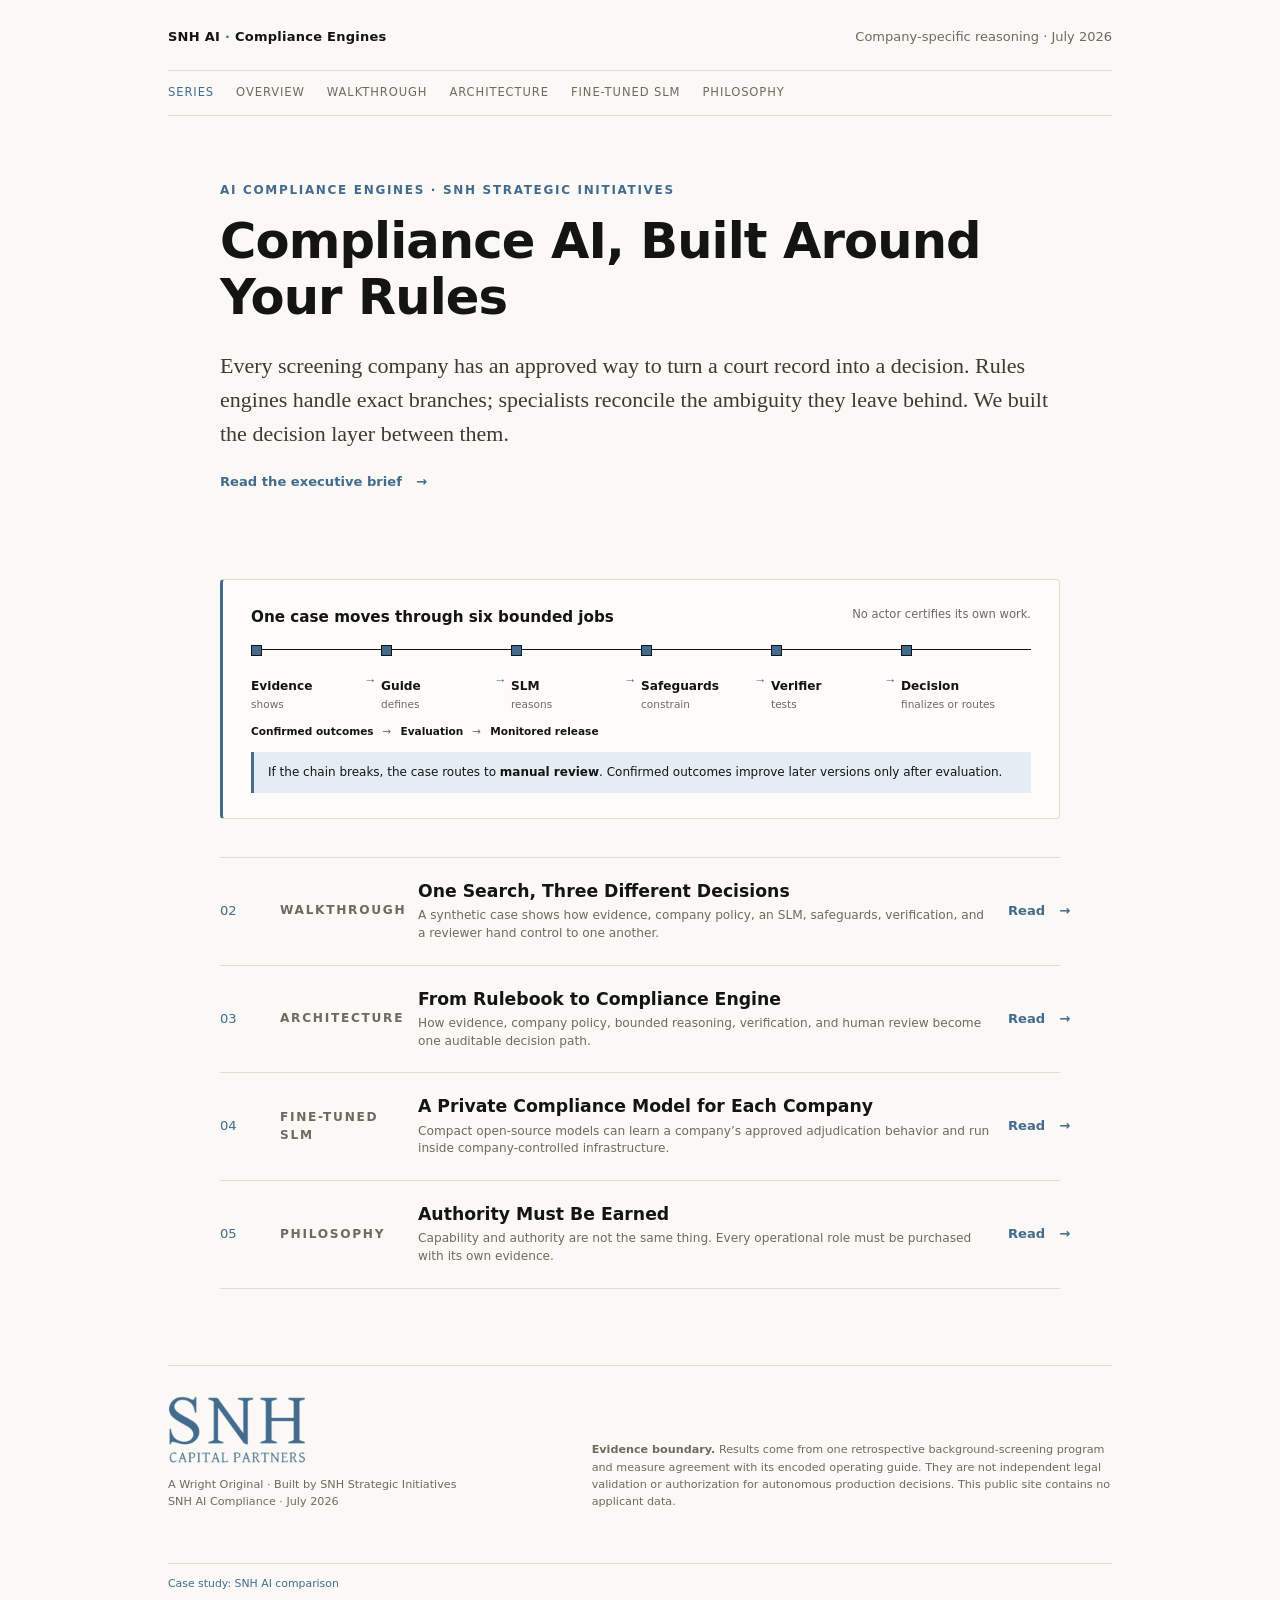
<file: index.html>
<!doctype html>
<html lang="en">
<head>
  <meta charset="utf-8">
  <meta name="viewport" content="width=device-width, initial-scale=1">
  <meta name="description" content="An evidence-led technical series on company-specific AI compliance engines.">
  <meta name="robots" content="noindex, nofollow">
  <meta name="theme-color" content="#FAF9F5">
  <title>Home · SNH AI Compliance Engines</title>
  <link rel="icon" href="favicon.svg" type="image/svg+xml">
  <link rel="stylesheet" href="styles.css">
</head>
<body class="home-page">
  <a class="skip-link" href="#main">Skip to content</a>
  <div class="page-frame">
    <header class="site-header">
    <div class="topbar">
      <a class="site-name" href="index.html">SNH AI <span>·</span> Compliance Engines</a>
      <span class="edition">Company-specific reasoning · July 2026</span>
    </div>
    <nav id="site-nav" aria-label="Essay navigation">
      <a href="index.html" aria-current="page">Series</a>
      <a href="executive.html">Overview</a><a href="walkthrough.html">Walkthrough</a><a href="engineering.html">Architecture</a><a href="fine-tuned.html">Fine-tuned SLM</a><a href="philosophy.html">Philosophy</a>
    </nav>
  </header>
    <main id="main">
    <section class="home-intro masthead">
      <div>
        <p class="series-label">AI compliance engines · SNH Strategic Initiatives</p>
        <h1>Compliance AI, Built Around Your Rules</h1>
        <p class="intro-dek">Every screening company has an approved way to turn a court record into a decision. Rules engines handle exact branches; specialists reconcile the ambiguity they leave behind. We built the decision layer between them.</p>
        <a class="read-link" href="executive.html">Read the executive brief <span aria-hidden="true">→</span></a>
      </div>
    </section>
    <section class="home-handoff"><figure class="architecture-figure flow-figure compact">
    <figcaption><strong>One case moves through six bounded jobs</strong><span>No actor certifies its own work.</span></figcaption>
    <div class="flow-line">
      <div><b>Evidence</b><span>shows</span></div>
      <div><b>Guide</b><span>defines</span></div>
      <div><b>SLM</b><span>reasons</span></div>
      <div><b>Safeguards</b><span>constrain</span></div>
      <div><b>Verifier</b><span>tests</span></div>
      <div><b>Decision</b><span>finalizes or routes</span></div>
    </div>
    <div class="learning-loop"><b>Confirmed outcomes</b><span aria-hidden="true">→</span><b>Evaluation</b><span aria-hidden="true">→</span><b>Monitored release</b></div>
    <p class="manual-branch">If the chain breaks, the case routes to <strong>manual review</strong>. Confirmed outcomes improve later versions only after evaluation.</p>
  </figure></section>
    <section class="essay-index" aria-label="Essay index">
      <article>
        <span class="essay-number">02</span>
        <p class="essay-type">Walkthrough</p>
        <div><h2><a href="walkthrough.html">One Search, Three Different Decisions</a></h2><p>A synthetic case shows how evidence, company policy, an SLM, safeguards, verification, and a reviewer hand control to one another.</p></div>
        <a class="read-link" href="walkthrough.html" aria-label="Read One Search, Three Different Decisions">Read <span aria-hidden="true">→</span></a>
      </article><article>
        <span class="essay-number">03</span>
        <p class="essay-type">Architecture</p>
        <div><h2><a href="engineering.html">From Rulebook to Compliance Engine</a></h2><p>How evidence, company policy, bounded reasoning, verification, and human review become one auditable decision path.</p></div>
        <a class="read-link" href="engineering.html" aria-label="Read From Rulebook to Compliance Engine">Read <span aria-hidden="true">→</span></a>
      </article><article>
        <span class="essay-number">04</span>
        <p class="essay-type">Fine-tuned SLM</p>
        <div><h2><a href="fine-tuned.html">A Private Compliance Model for Each Company</a></h2><p>Compact open-source models can learn a company’s approved adjudication behavior and run inside company-controlled infrastructure.</p></div>
        <a class="read-link" href="fine-tuned.html" aria-label="Read A Private Compliance Model for Each Company">Read <span aria-hidden="true">→</span></a>
      </article><article>
        <span class="essay-number">05</span>
        <p class="essay-type">Philosophy</p>
        <div><h2><a href="philosophy.html">Authority Must Be Earned</a></h2><p>Capability and authority are not the same thing. Every operational role must be purchased with its own evidence.</p></div>
        <a class="read-link" href="philosophy.html" aria-label="Read Authority Must Be Earned">Read <span aria-hidden="true">→</span></a>
      </article>
    </section>
  </main>
    <footer class="site-footer" id="evidence-note">
    <div class="footer-mark">
      <img src="snh-logo.svg" alt="SNH Capital Partners">
      <p>A Wright Original · Built by SNH Strategic Initiatives<br>SNH AI Compliance · July 2026</p>
    </div>
    <p class="evidence-boundary"><strong>Evidence boundary.</strong> Results come from one retrospective background-screening program and measure agreement with its encoded operating guide. They are not independent legal validation or authorization for autonomous production decisions. This public site contains no applicant data.</p>
    <a class="supporting-comparison" href="comparison.html">Case study: SNH AI comparison</a>
  </footer>
  </div>
  <script src="site.js"></script>
</body>
</html>
</file>
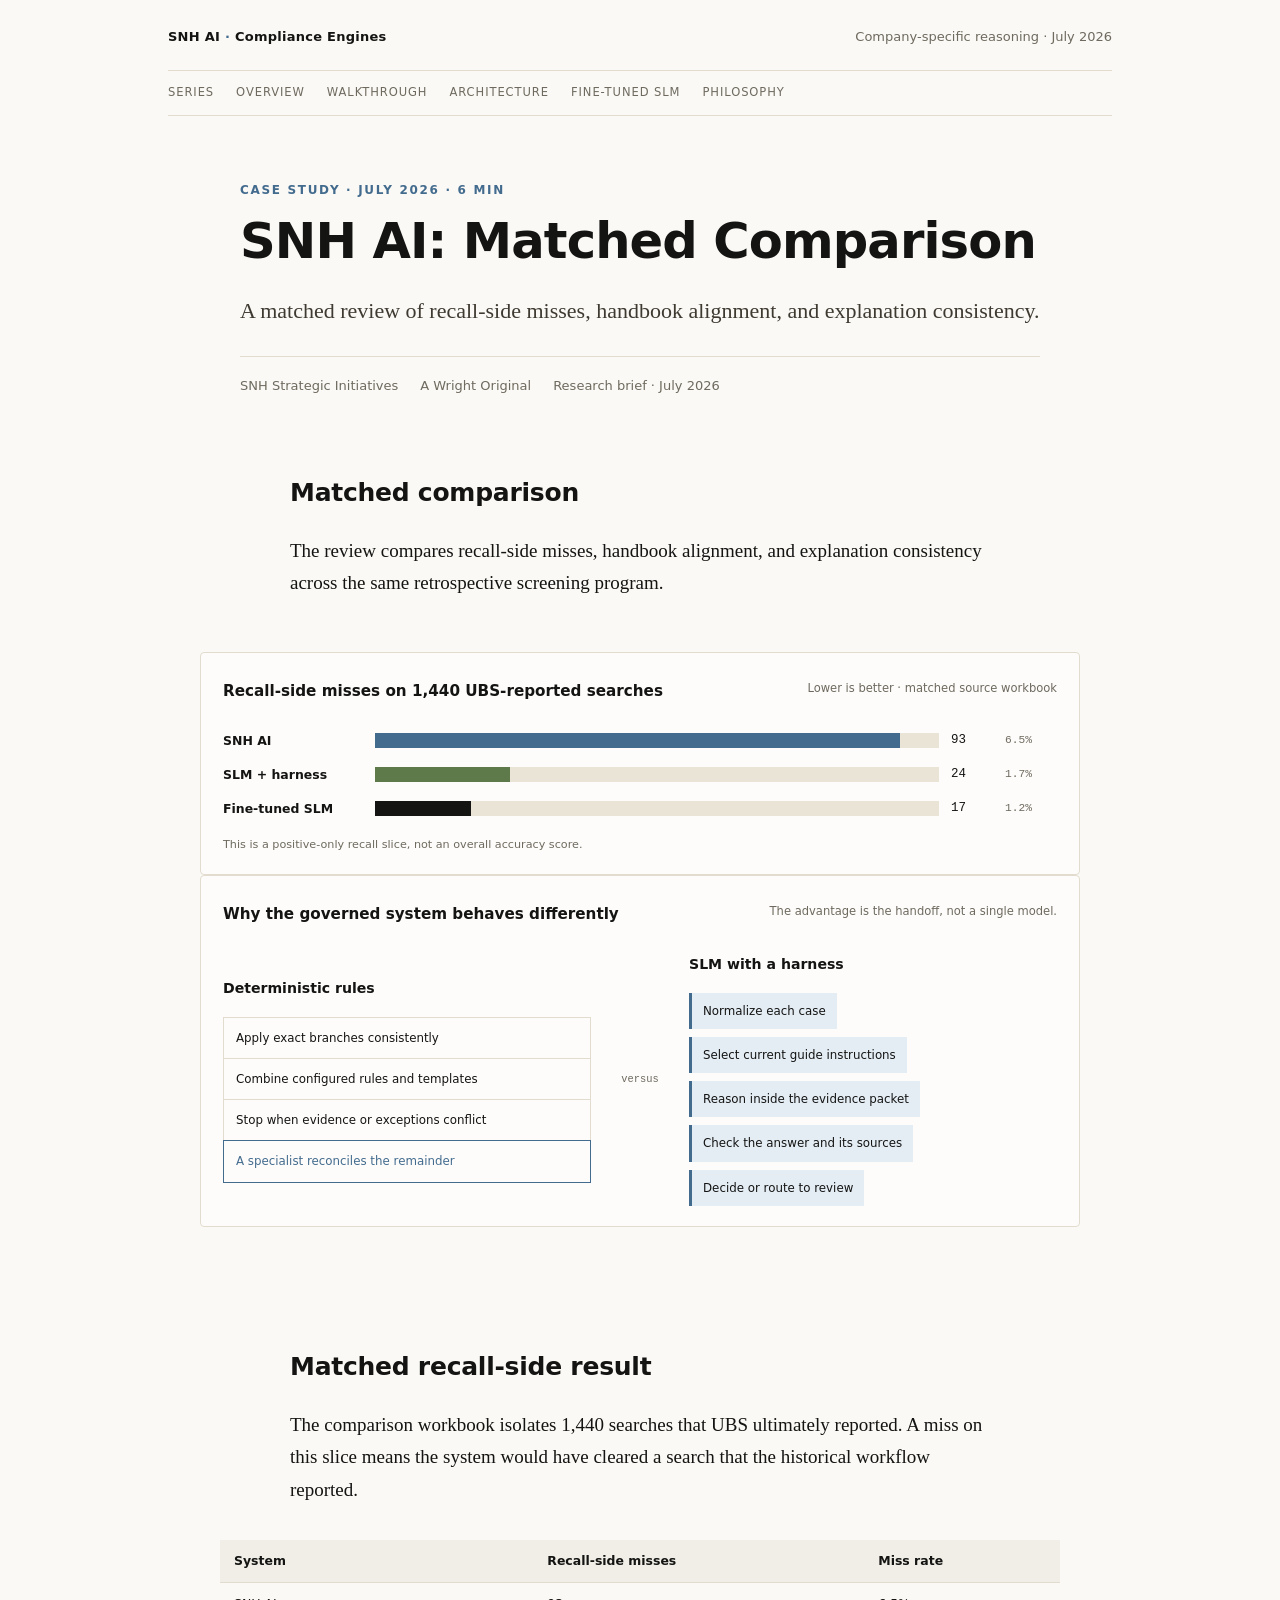
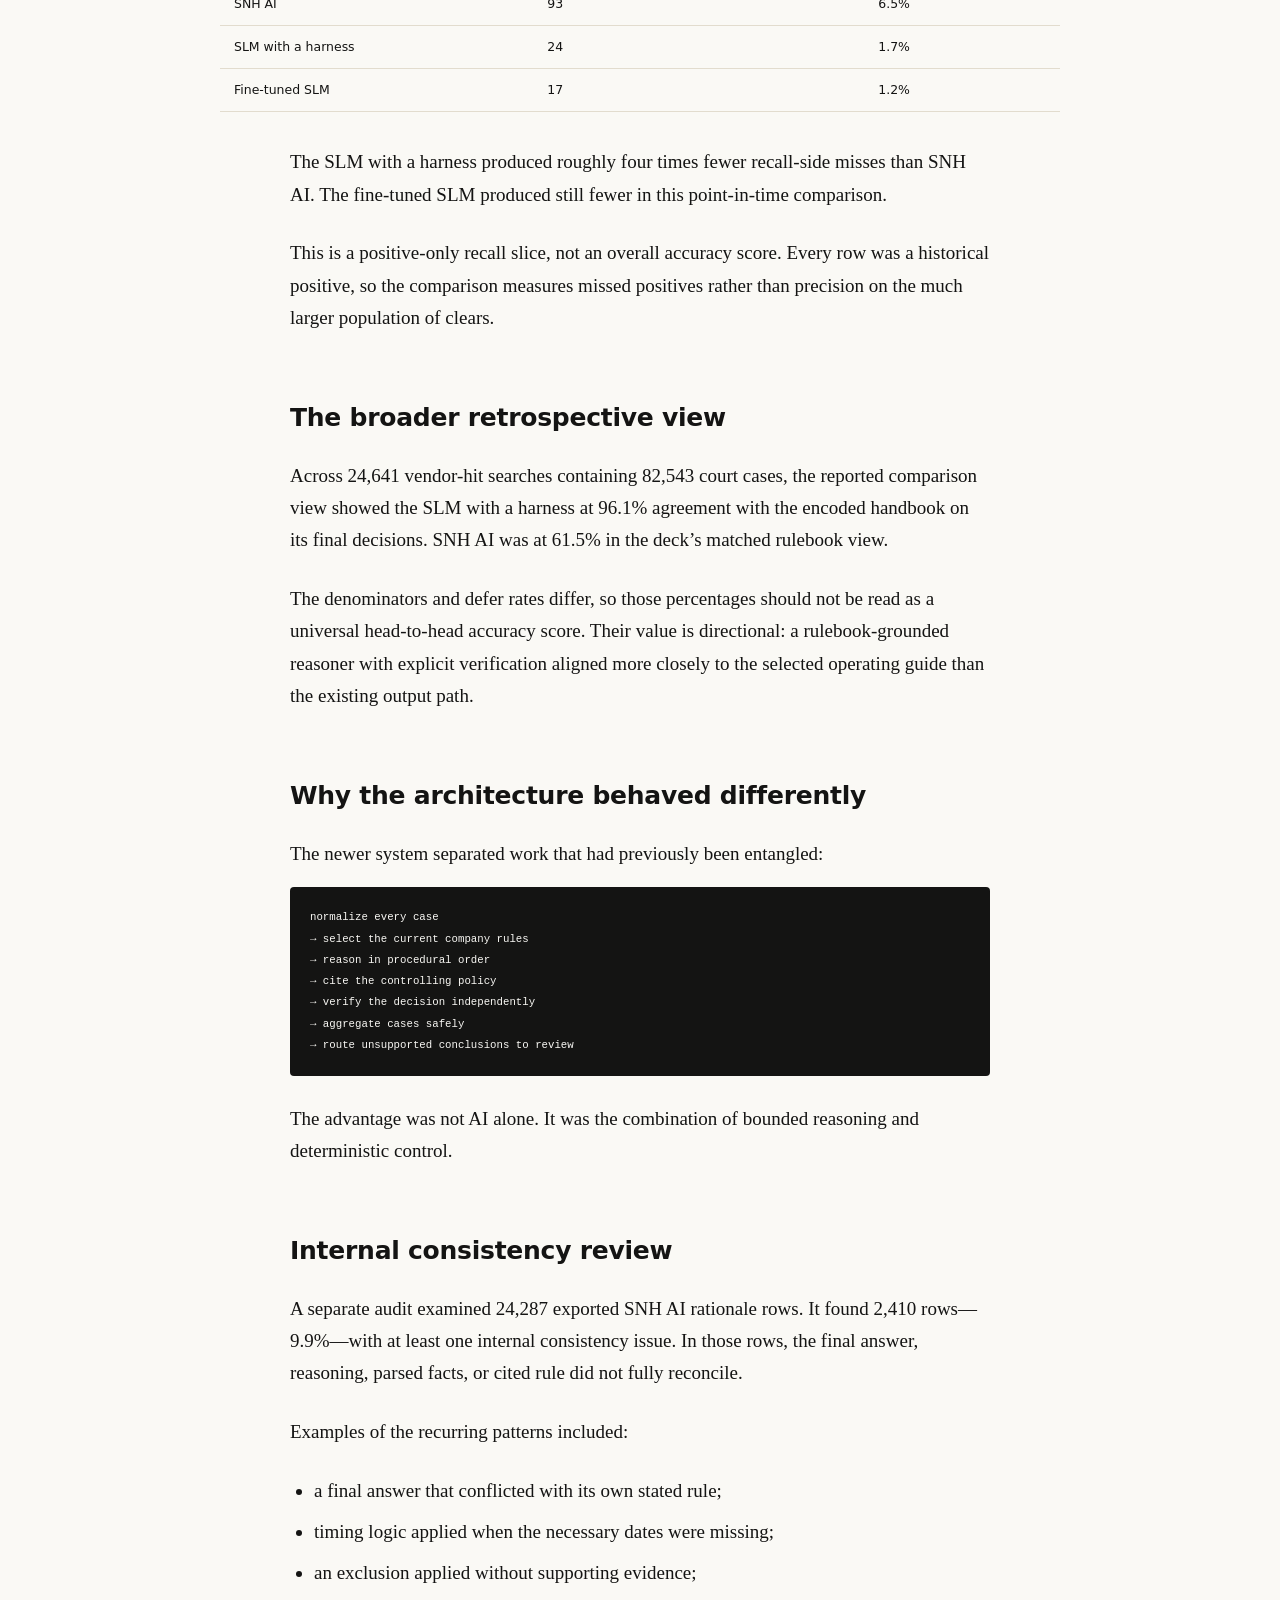
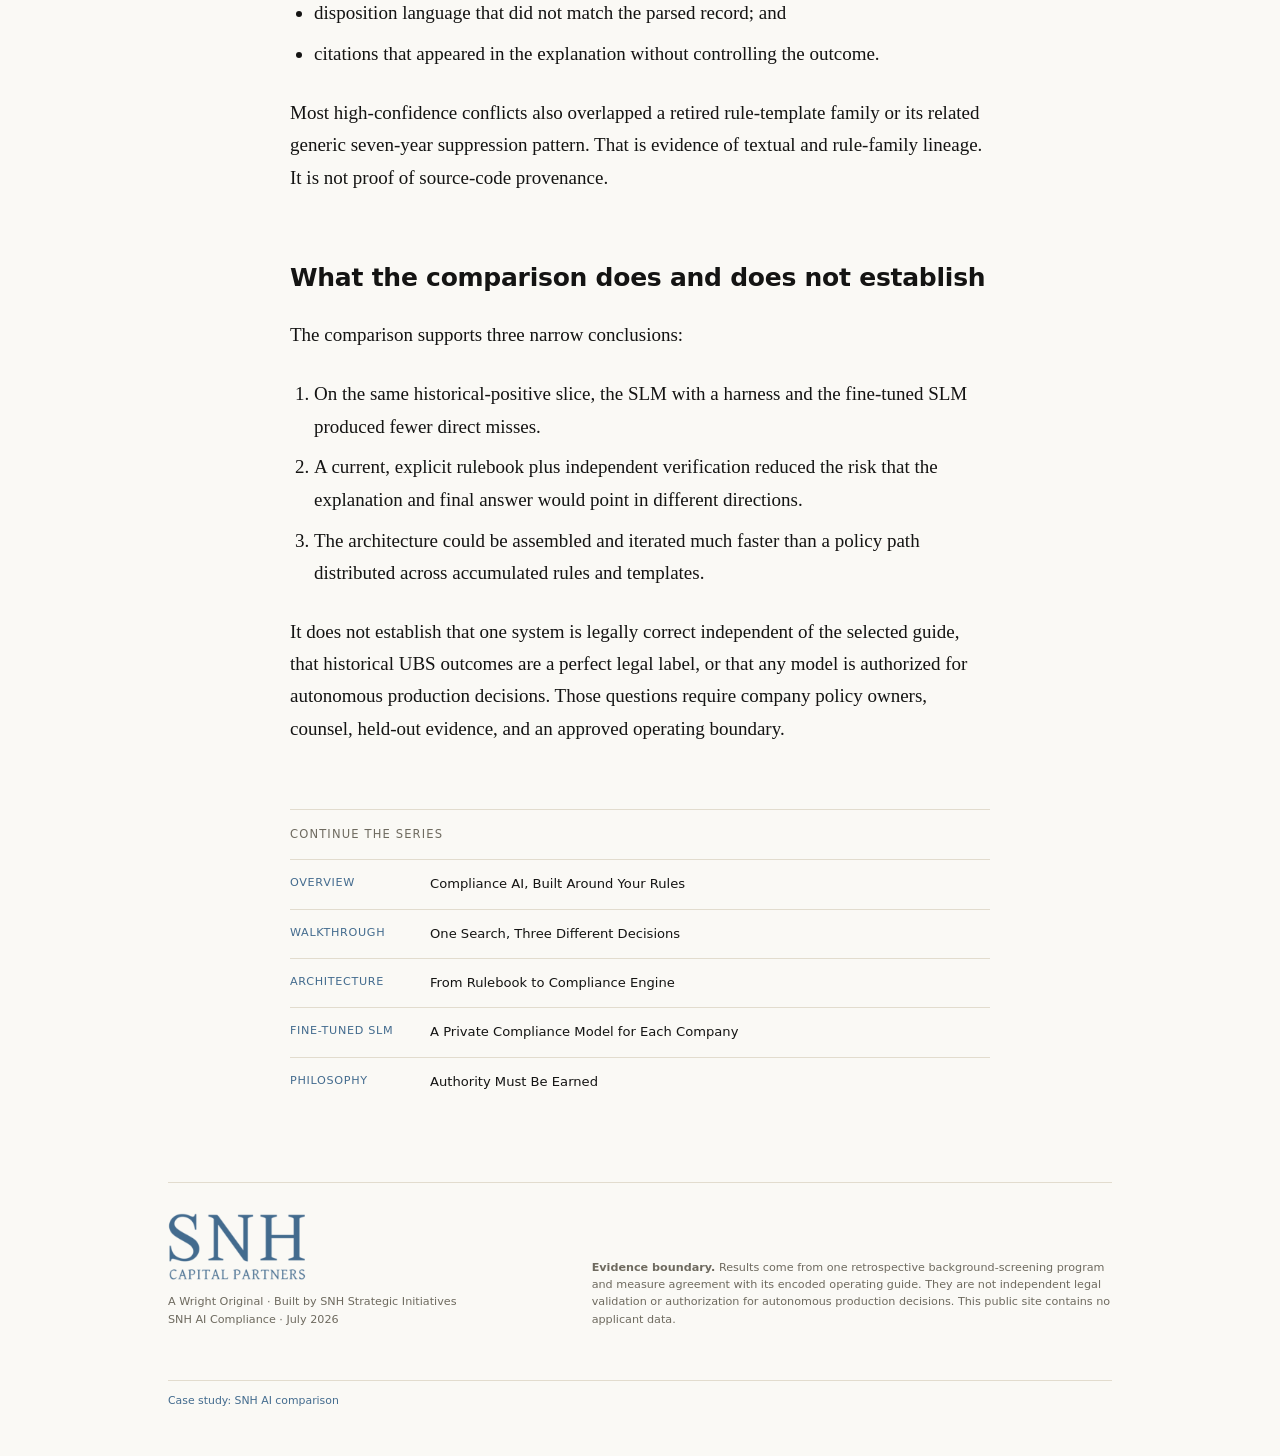
<file: comparison.html>
<!doctype html>
<html lang="en">
<head>
  <meta charset="utf-8">
  <meta name="viewport" content="width=device-width, initial-scale=1">
  <meta name="description" content="A matched review of recall-side misses, handbook alignment, and explanation consistency.">
  <meta name="robots" content="noindex, nofollow">
  <meta name="theme-color" content="#FAF9F5">
  <title>SNH AI: Matched Comparison · SNH AI Compliance Engines</title>
  <link rel="icon" href="favicon.svg" type="image/svg+xml">
  <link rel="stylesheet" href="styles.css">
</head>
<body class="article-page comparison-page">
  <a class="skip-link" href="#main">Skip to content</a>
  <div class="page-frame">
    <header class="site-header">
    <div class="topbar">
      <a class="site-name" href="index.html">SNH AI <span>·</span> Compliance Engines</a>
      <span class="edition">Company-specific reasoning · July 2026</span>
    </div>
    <nav id="site-nav" aria-label="Essay navigation">
      <a href="index.html">Series</a>
      <a href="executive.html">Overview</a><a href="walkthrough.html">Walkthrough</a><a href="engineering.html">Architecture</a><a href="fine-tuned.html">Fine-tuned SLM</a><a href="philosophy.html">Philosophy</a>
    </nav>
  </header>
    <main id="main" class="article-main">
    <header class="article-header masthead">
      <p class="series-label">Case study · July 2026 · 6 min</p>
      <h1>SNH AI: Matched Comparison</h1>
      <p class="article-dek">A matched review of recall-side misses, handbook alignment, and explanation consistency.</p>
      <div class="byline"><span>SNH Strategic Initiatives</span><span>A Wright Original</span><span>Research brief · July 2026</span></div>
    </header>

    <article class="article-body article-opening"><h2 id="matched-comparison">Matched comparison</h2><p>The review compares recall-side misses, handbook alignment, and explanation consistency across the same retrospective screening program.</p>
</article>

    <aside class="article-proof"><figure class="data-figure recall-figure">
    <figcaption><strong>Recall-side misses on 1,440 UBS-reported searches</strong><span>Lower is better · matched source workbook</span></figcaption>
    <div class="bar-row"><span>SNH AI</span><div class="bar-track"><i class="bar snh" style="--value:93"></i></div><b>93</b><em>6.5%</em></div>
    <div class="bar-row"><span>SLM + harness</span><div class="bar-track"><i class="bar model-a" style="--value:24"></i></div><b>24</b><em>1.7%</em></div>
    <div class="bar-row"><span>Fine-tuned SLM</span><div class="bar-track"><i class="bar model-b" style="--value:17"></i></div><b>17</b><em>1.2%</em></div>
    <p class="figure-note">This is a positive-only recall slice, not an overall accuracy score.</p>
  </figure><figure class="architecture-figure comparison-architecture">
    <figcaption><strong>Why the governed system behaves differently</strong><span>The advantage is the handoff, not a single model.</span></figcaption>
    <div class="architecture-columns">
      <section>
        <h3>Deterministic rules</h3>
        <ol class="stacked-rules">
          <li>Apply exact branches consistently</li>
          <li>Combine configured rules and templates</li>
          <li>Stop when evidence or exceptions conflict</li>
          <li class="risk">A specialist reconciles the remainder</li>
        </ol>
      </section>
      <div class="versus" aria-hidden="true">versus</div>
      <section>
        <h3>SLM with a harness</h3>
        <ol class="governed-flow">
          <li>Normalize each case</li>
          <li>Select current guide instructions</li>
          <li>Reason inside the evidence packet</li>
          <li>Check the answer and its sources</li>
          <li>Decide or route to review</li>
        </ol>
      </section>
    </div>
  </figure></aside>
    <article class="article-body"><h2 id="matched-recall-side-result">Matched recall-side result</h2><p>The comparison workbook isolates 1,440 searches that UBS ultimately reported. A miss on this slice means the system would have cleared a search that the historical workflow reported.</p>
<table>
<thead>
<tr>
<th>System</th>
<th align="right">Recall-side misses</th>
<th align="right">Miss rate</th>
</tr>
</thead>
<tbody><tr>
<td>SNH AI</td>
<td align="right">93</td>
<td align="right">6.5%</td>
</tr>
<tr>
<td>SLM with a harness</td>
<td align="right">24</td>
<td align="right">1.7%</td>
</tr>
<tr>
<td>Fine-tuned SLM</td>
<td align="right">17</td>
<td align="right">1.2%</td>
</tr>
</tbody></table>
<p>The SLM with a harness produced roughly four times fewer recall-side misses than SNH AI. The fine-tuned SLM produced still fewer in this point-in-time comparison.</p>
<p>This is a positive-only recall slice, not an overall accuracy score. Every row was a historical positive, so the comparison measures missed positives rather than precision on the much larger population of clears.</p>
<h2 id="the-broader-retrospective-view">The broader retrospective view</h2><p>Across 24,641 vendor-hit searches containing 82,543 court cases, the reported comparison view showed the SLM with a harness at 96.1% agreement with the encoded handbook on its final decisions. SNH AI was at 61.5% in the deck’s matched rulebook view.</p>
<p>The denominators and defer rates differ, so those percentages should not be read as a universal head-to-head accuracy score. Their value is directional: a rulebook-grounded reasoner with explicit verification aligned more closely to the selected operating guide than the existing output path.</p>
<h2 id="why-the-architecture-behaved-differently">Why the architecture behaved differently</h2><p>The newer system separated work that had previously been entangled:</p>
<pre><code class="language-text">normalize every case
→ select the current company rules
→ reason in procedural order
→ cite the controlling policy
→ verify the decision independently
→ aggregate cases safely
→ route unsupported conclusions to review
</code></pre>
<p>The advantage was not AI alone. It was the combination of bounded reasoning and deterministic control.</p>
<h2 id="internal-consistency-review">Internal consistency review</h2><p>A separate audit examined 24,287 exported SNH AI rationale rows. It found 2,410 rows—9.9%—with at least one internal consistency issue. In those rows, the final answer, reasoning, parsed facts, or cited rule did not fully reconcile.</p>
<p>Examples of the recurring patterns included:</p>
<ul>
<li>a final answer that conflicted with its own stated rule;</li>
<li>timing logic applied when the necessary dates were missing;</li>
<li>an exclusion applied without supporting evidence;</li>
<li>disposition language that did not match the parsed record; and</li>
<li>citations that appeared in the explanation without controlling the outcome.</li>
</ul>
<p>Most high-confidence conflicts also overlapped a retired rule-template family or its related generic seven-year suppression pattern. That is evidence of textual and rule-family lineage. It is not proof of source-code provenance.</p>
<h2 id="what-the-comparison-does-and-does-not-establish">What the comparison does and does not establish</h2><p>The comparison supports three narrow conclusions:</p>
<ol>
<li>On the same historical-positive slice, the SLM with a harness and the fine-tuned SLM produced fewer direct misses.</li>
<li>A current, explicit rulebook plus independent verification reduced the risk that the explanation and final answer would point in different directions.</li>
<li>The architecture could be assembled and iterated much faster than a policy path distributed across accumulated rules and templates.</li>
</ol>
<p>It does not establish that one system is legally correct independent of the selected guide, that historical UBS outcomes are a perfect legal label, or that any model is authorized for autonomous production decisions. Those questions require company policy owners, counsel, held-out evidence, and an approved operating boundary.</p>
</article>
    <nav class="next-reading" aria-label="More essays">
      <p>Continue the series</p>
      <a href="executive.html"><span>Overview</span>Compliance AI, Built Around Your Rules</a><a href="walkthrough.html"><span>Walkthrough</span>One Search, Three Different Decisions</a><a href="engineering.html"><span>Architecture</span>From Rulebook to Compliance Engine</a><a href="fine-tuned.html"><span>Fine-tuned SLM</span>A Private Compliance Model for Each Company</a><a href="philosophy.html"><span>Philosophy</span>Authority Must Be Earned</a>
    </nav>
  </main>
    <footer class="site-footer" id="evidence-note">
    <div class="footer-mark">
      <img src="snh-logo.svg" alt="SNH Capital Partners">
      <p>A Wright Original · Built by SNH Strategic Initiatives<br>SNH AI Compliance · July 2026</p>
    </div>
    <p class="evidence-boundary"><strong>Evidence boundary.</strong> Results come from one retrospective background-screening program and measure agreement with its encoded operating guide. They are not independent legal validation or authorization for autonomous production decisions. This public site contains no applicant data.</p>
    <a class="supporting-comparison" href="comparison.html">Case study: SNH AI comparison</a>
  </footer>
  </div>
  <script src="site.js"></script>
</body>
</html>
</file>
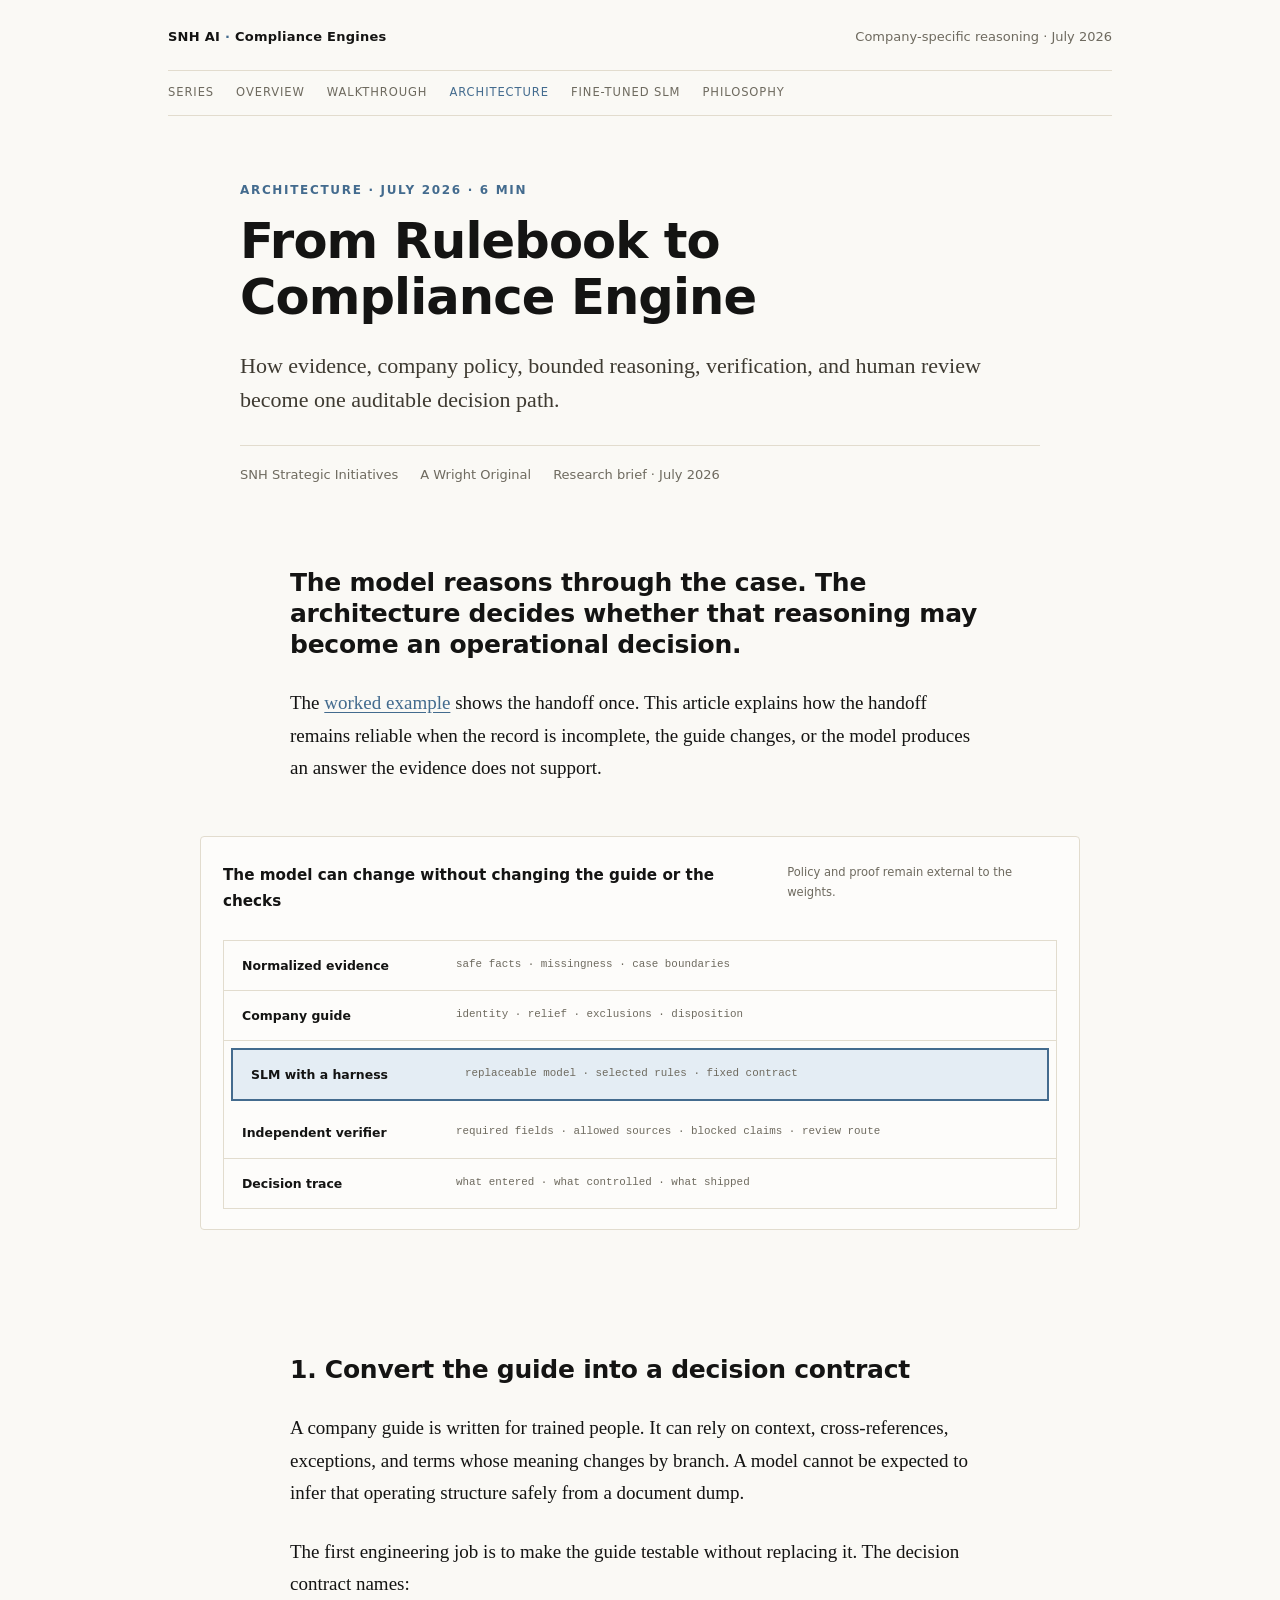
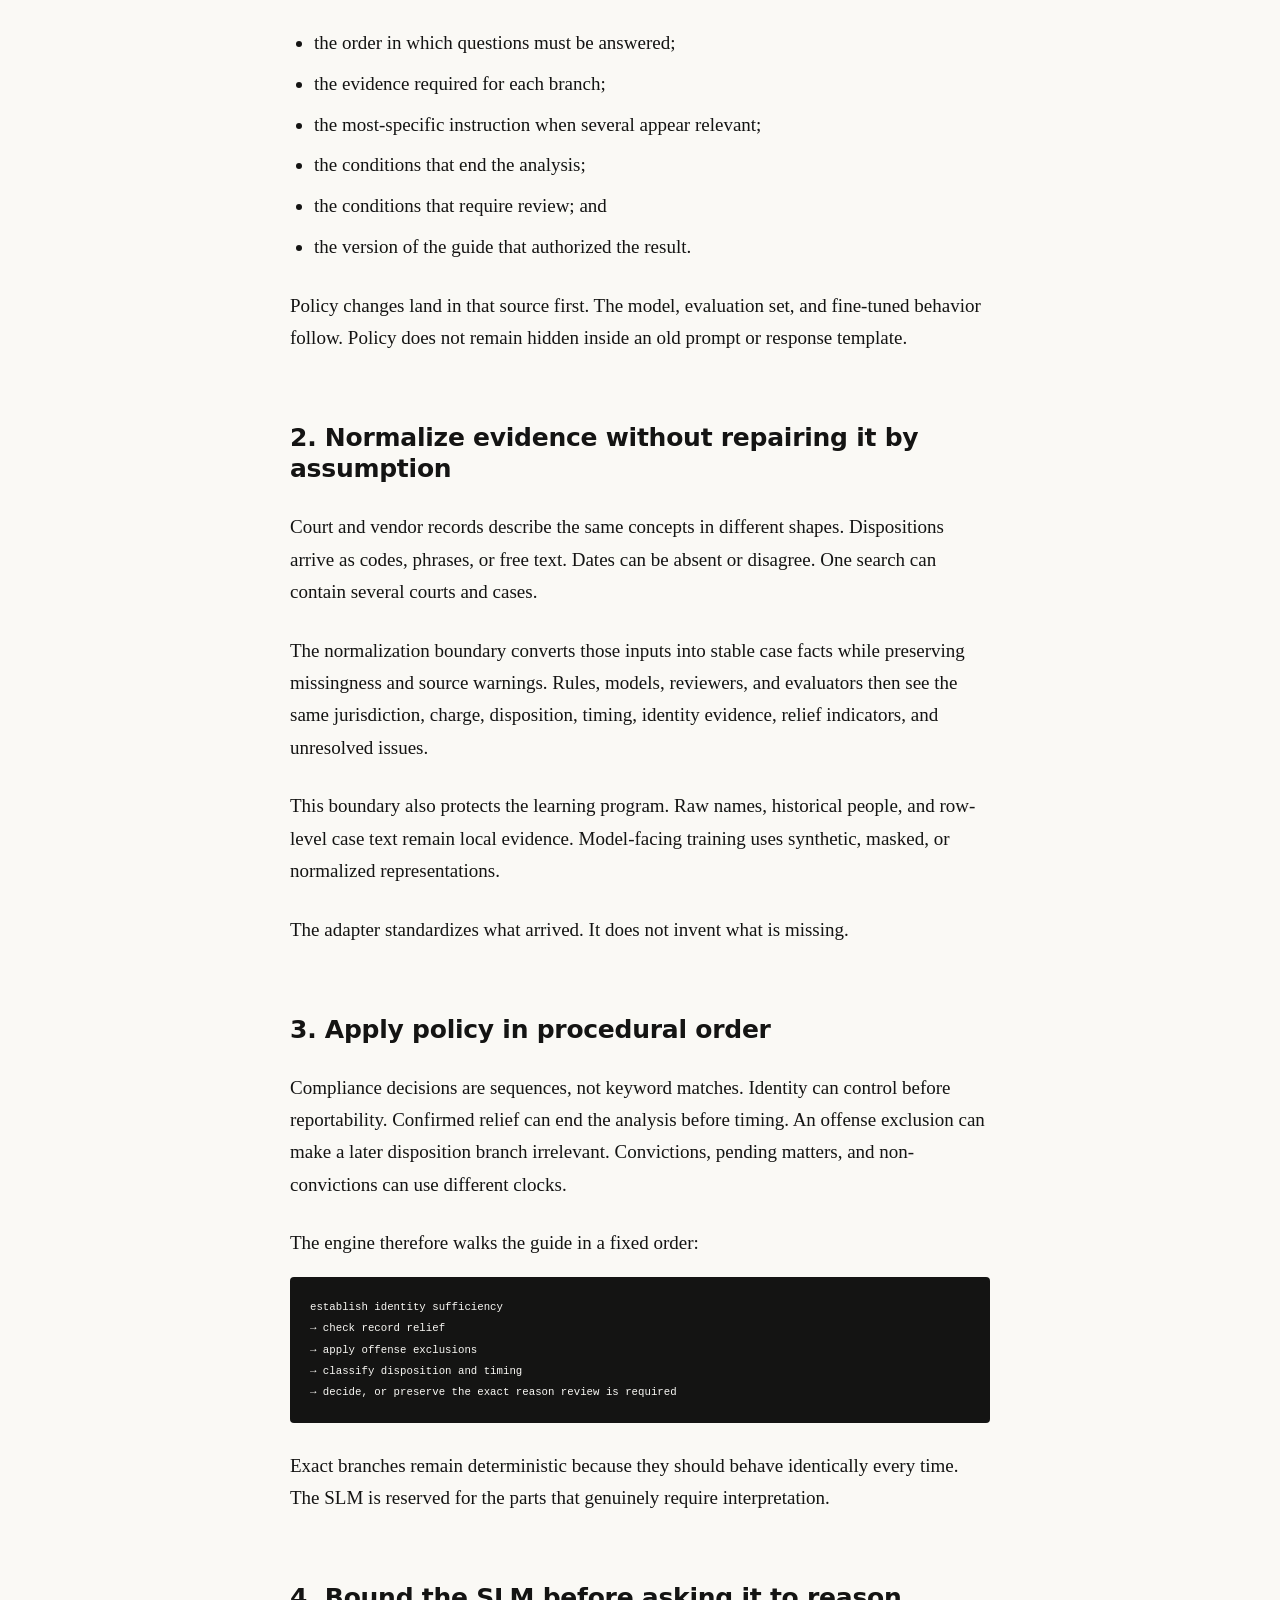
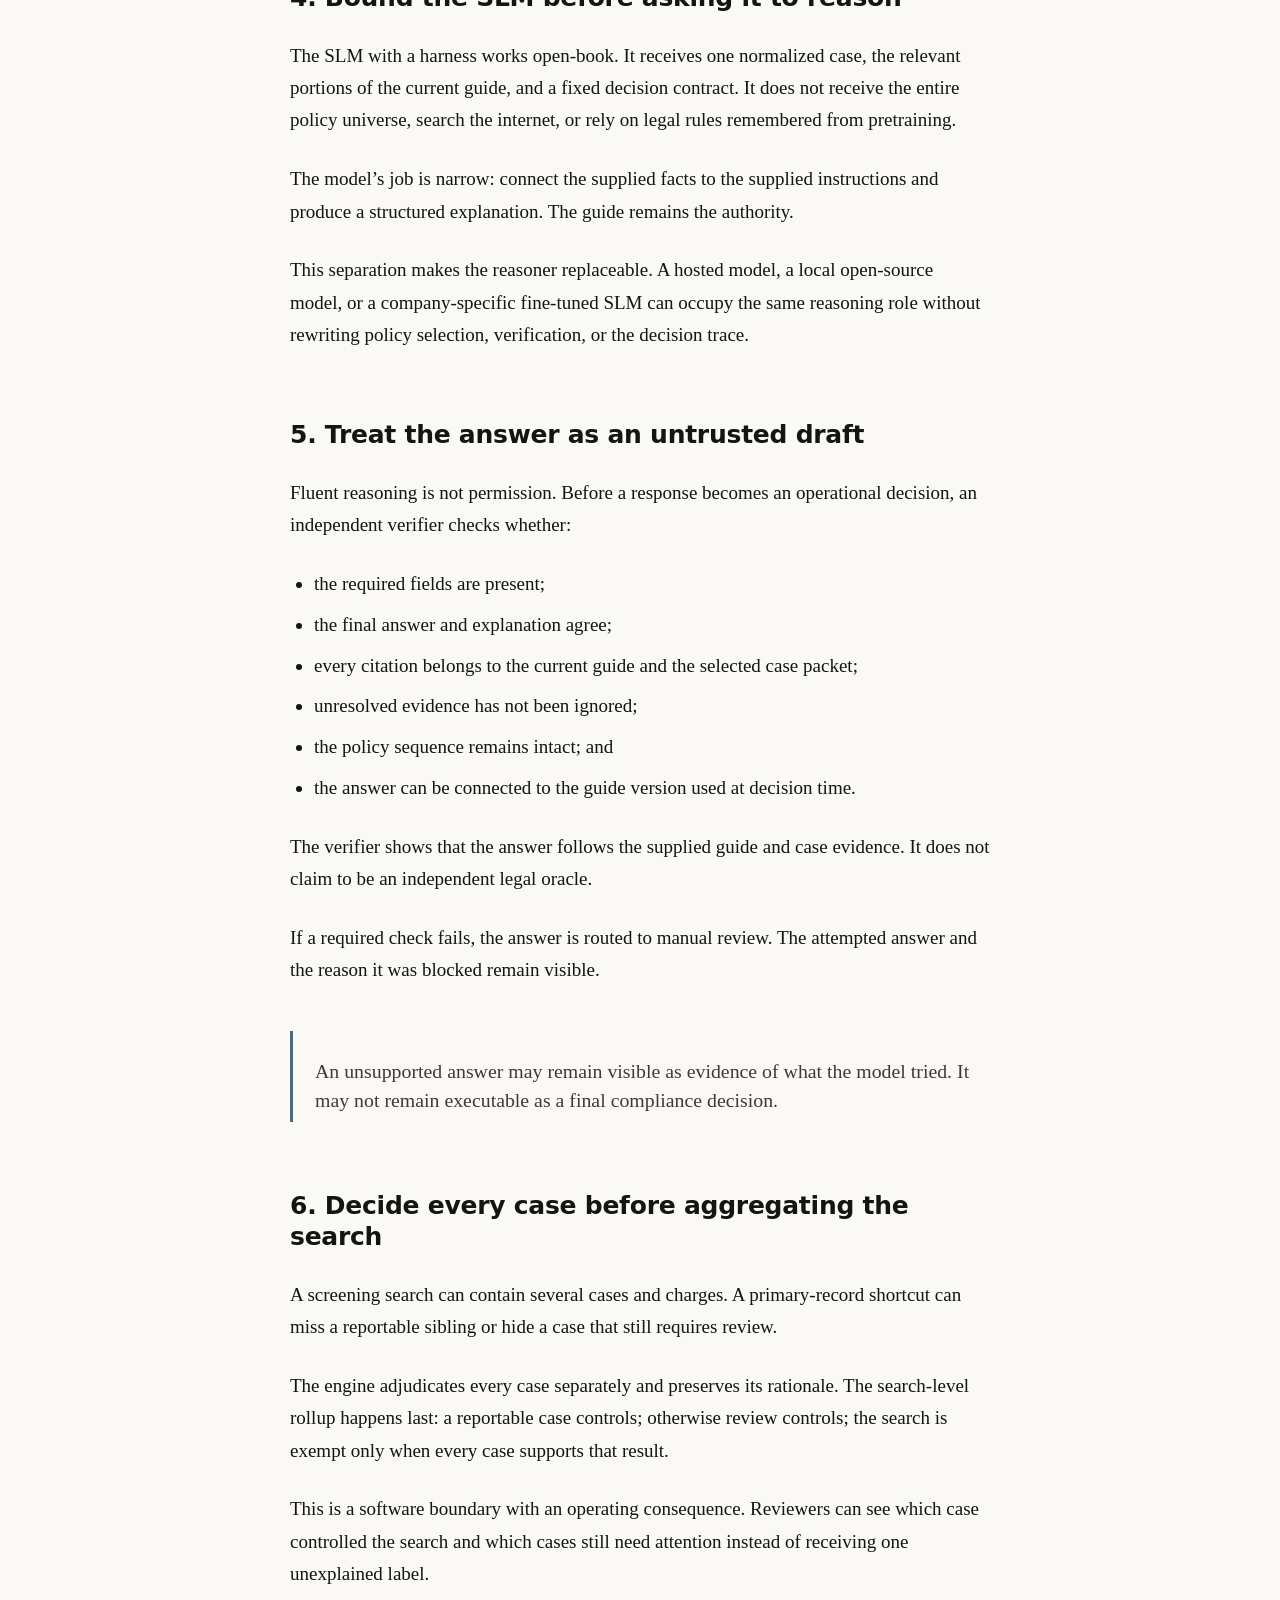
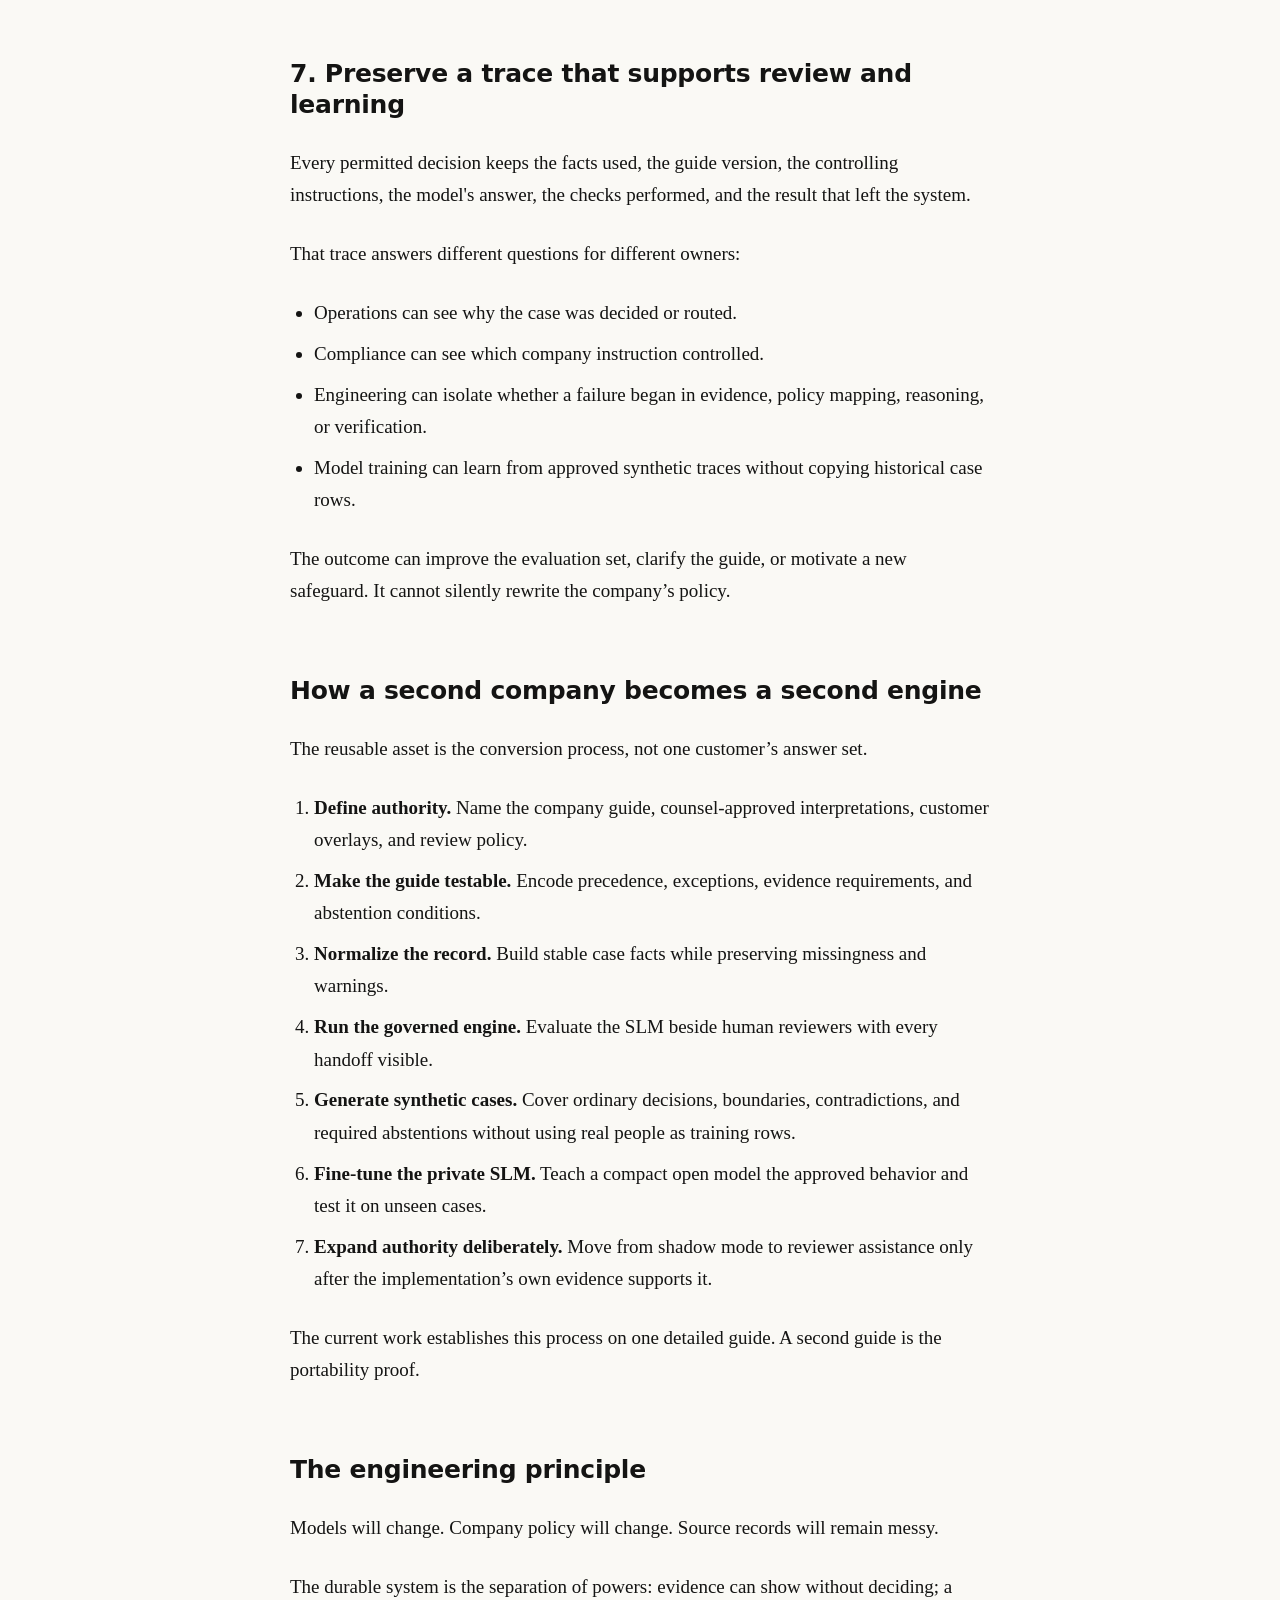
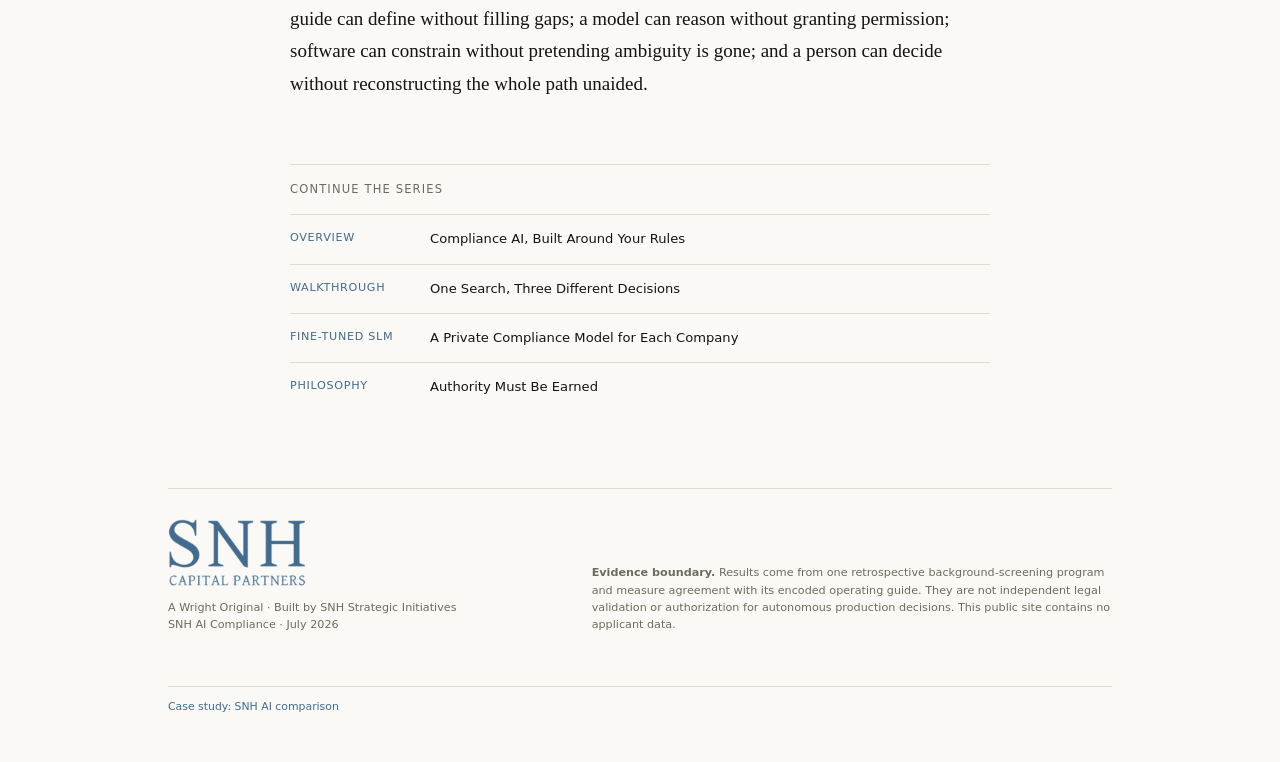
<file: engineering.html>
<!doctype html>
<html lang="en">
<head>
  <meta charset="utf-8">
  <meta name="viewport" content="width=device-width, initial-scale=1">
  <meta name="description" content="How evidence, company policy, bounded reasoning, verification, and human review become one auditable decision path.">
  <meta name="robots" content="noindex, nofollow">
  <meta name="theme-color" content="#FAF9F5">
  <title>From Rulebook to Compliance Engine · SNH AI Compliance Engines</title>
  <link rel="icon" href="favicon.svg" type="image/svg+xml">
  <link rel="stylesheet" href="styles.css">
</head>
<body class="article-page engineering-page">
  <a class="skip-link" href="#main">Skip to content</a>
  <div class="page-frame">
    <header class="site-header">
    <div class="topbar">
      <a class="site-name" href="index.html">SNH AI <span>·</span> Compliance Engines</a>
      <span class="edition">Company-specific reasoning · July 2026</span>
    </div>
    <nav id="site-nav" aria-label="Essay navigation">
      <a href="index.html">Series</a>
      <a href="executive.html">Overview</a><a href="walkthrough.html">Walkthrough</a><a href="engineering.html" aria-current="page">Architecture</a><a href="fine-tuned.html">Fine-tuned SLM</a><a href="philosophy.html">Philosophy</a>
    </nav>
  </header>
    <main id="main" class="article-main">
    <header class="article-header masthead">
      <p class="series-label">Architecture · July 2026 · 6 min</p>
      <h1>From Rulebook to Compliance Engine</h1>
      <p class="article-dek">How evidence, company policy, bounded reasoning, verification, and human review become one auditable decision path.</p>
      <div class="byline"><span>SNH Strategic Initiatives</span><span>A Wright Original</span><span>Research brief · July 2026</span></div>
    </header>

    <article class="article-body article-opening"><h2 id="the-model-reasons-through-the-case-the-architecture-decides-whether-that-reasoning-may-become-an-operational-decision">The model reasons through the case. The architecture decides whether that reasoning may become an operational decision.</h2><p>The <a href="walkthrough.html">worked example</a> shows the handoff once. This article explains how the handoff remains reliable when the record is incomplete, the guide changes, or the model produces an answer the evidence does not support.</p>
</article>

    <aside class="article-proof"><figure class="architecture-figure layers-figure">
    <figcaption><strong>The model can change without changing the guide or the checks</strong><span>Policy and proof remain external to the weights.</span></figcaption>
    <div class="layers">
      <div class="layer evidence-layer"><b>Normalized evidence</b><span>safe facts · missingness · case boundaries</span></div>
      <div class="layer policy-layer"><b>Company guide</b><span>identity · relief · exclusions · disposition</span></div>
      <div class="layer model-layer"><b>SLM with a harness</b><span>replaceable model · selected rules · fixed contract</span></div>
      <div class="layer verifier-layer"><b>Independent verifier</b><span>required fields · allowed sources · blocked claims · review route</span></div>
      <div class="layer trace-layer"><b>Decision trace</b><span>what entered · what controlled · what shipped</span></div>
    </div>
  </figure></aside>
    <article class="article-body"><h2 id="1-convert-the-guide-into-a-decision-contract">1. Convert the guide into a decision contract</h2><p>A company guide is written for trained people. It can rely on context, cross-references, exceptions, and terms whose meaning changes by branch. A model cannot be expected to infer that operating structure safely from a document dump.</p>
<p>The first engineering job is to make the guide testable without replacing it. The decision contract names:</p>
<ul>
<li>the order in which questions must be answered;</li>
<li>the evidence required for each branch;</li>
<li>the most-specific instruction when several appear relevant;</li>
<li>the conditions that end the analysis;</li>
<li>the conditions that require review; and</li>
<li>the version of the guide that authorized the result.</li>
</ul>
<p>Policy changes land in that source first. The model, evaluation set, and fine-tuned behavior follow. Policy does not remain hidden inside an old prompt or response template.</p>
<h2 id="2-normalize-evidence-without-repairing-it-by-assumption">2. Normalize evidence without repairing it by assumption</h2><p>Court and vendor records describe the same concepts in different shapes. Dispositions arrive as codes, phrases, or free text. Dates can be absent or disagree. One search can contain several courts and cases.</p>
<p>The normalization boundary converts those inputs into stable case facts while preserving missingness and source warnings. Rules, models, reviewers, and evaluators then see the same jurisdiction, charge, disposition, timing, identity evidence, relief indicators, and unresolved issues.</p>
<p>This boundary also protects the learning program. Raw names, historical people, and row-level case text remain local evidence. Model-facing training uses synthetic, masked, or normalized representations.</p>
<p>The adapter standardizes what arrived. It does not invent what is missing.</p>
<h2 id="3-apply-policy-in-procedural-order">3. Apply policy in procedural order</h2><p>Compliance decisions are sequences, not keyword matches. Identity can control before reportability. Confirmed relief can end the analysis before timing. An offense exclusion can make a later disposition branch irrelevant. Convictions, pending matters, and non-convictions can use different clocks.</p>
<p>The engine therefore walks the guide in a fixed order:</p>
<pre><code class="language-text">establish identity sufficiency
→ check record relief
→ apply offense exclusions
→ classify disposition and timing
→ decide, or preserve the exact reason review is required
</code></pre>
<p>Exact branches remain deterministic because they should behave identically every time. The SLM is reserved for the parts that genuinely require interpretation.</p>
<h2 id="4-bound-the-slm-before-asking-it-to-reason">4. Bound the SLM before asking it to reason</h2><p>The SLM with a harness works open-book. It receives one normalized case, the relevant portions of the current guide, and a fixed decision contract. It does not receive the entire policy universe, search the internet, or rely on legal rules remembered from pretraining.</p>
<p>The model’s job is narrow: connect the supplied facts to the supplied instructions and produce a structured explanation. The guide remains the authority.</p>
<p>This separation makes the reasoner replaceable. A hosted model, a local open-source model, or a company-specific fine-tuned SLM can occupy the same reasoning role without rewriting policy selection, verification, or the decision trace.</p>
<h2 id="5-treat-the-answer-as-an-untrusted-draft">5. Treat the answer as an untrusted draft</h2><p>Fluent reasoning is not permission. Before a response becomes an operational decision, an independent verifier checks whether:</p>
<ul>
<li>the required fields are present;</li>
<li>the final answer and explanation agree;</li>
<li>every citation belongs to the current guide and the selected case packet;</li>
<li>unresolved evidence has not been ignored;</li>
<li>the policy sequence remains intact; and</li>
<li>the answer can be connected to the guide version used at decision time.</li>
</ul>
<p>The verifier shows that the answer follows the supplied guide and case evidence. It does not claim to be an independent legal oracle.</p>
<p>If a required check fails, the answer is routed to manual review. The attempted answer and the reason it was blocked remain visible.</p>
<blockquote>
<p>An unsupported answer may remain visible as evidence of what the model tried. It may not remain executable as a final compliance decision.</p>
</blockquote>
<h2 id="6-decide-every-case-before-aggregating-the-search">6. Decide every case before aggregating the search</h2><p>A screening search can contain several cases and charges. A primary-record shortcut can miss a reportable sibling or hide a case that still requires review.</p>
<p>The engine adjudicates every case separately and preserves its rationale. The search-level rollup happens last: a reportable case controls; otherwise review controls; the search is exempt only when every case supports that result.</p>
<p>This is a software boundary with an operating consequence. Reviewers can see which case controlled the search and which cases still need attention instead of receiving one unexplained label.</p>
<h2 id="7-preserve-a-trace-that-supports-review-and-learning">7. Preserve a trace that supports review and learning</h2><p>Every permitted decision keeps the facts used, the guide version, the controlling instructions, the model&#39;s answer, the checks performed, and the result that left the system.</p>
<p>That trace answers different questions for different owners:</p>
<ul>
<li>Operations can see why the case was decided or routed.</li>
<li>Compliance can see which company instruction controlled.</li>
<li>Engineering can isolate whether a failure began in evidence, policy mapping, reasoning, or verification.</li>
<li>Model training can learn from approved synthetic traces without copying historical case rows.</li>
</ul>
<p>The outcome can improve the evaluation set, clarify the guide, or motivate a new safeguard. It cannot silently rewrite the company’s policy.</p>
<h2 id="how-a-second-company-becomes-a-second-engine">How a second company becomes a second engine</h2><p>The reusable asset is the conversion process, not one customer’s answer set.</p>
<ol>
<li><strong>Define authority.</strong> Name the company guide, counsel-approved interpretations, customer overlays, and review policy.</li>
<li><strong>Make the guide testable.</strong> Encode precedence, exceptions, evidence requirements, and abstention conditions.</li>
<li><strong>Normalize the record.</strong> Build stable case facts while preserving missingness and warnings.</li>
<li><strong>Run the governed engine.</strong> Evaluate the SLM beside human reviewers with every handoff visible.</li>
<li><strong>Generate synthetic cases.</strong> Cover ordinary decisions, boundaries, contradictions, and required abstentions without using real people as training rows.</li>
<li><strong>Fine-tune the private SLM.</strong> Teach a compact open model the approved behavior and test it on unseen cases.</li>
<li><strong>Expand authority deliberately.</strong> Move from shadow mode to reviewer assistance only after the implementation’s own evidence supports it.</li>
</ol>
<p>The current work establishes this process on one detailed guide. A second guide is the portability proof.</p>
<h2 id="the-engineering-principle">The engineering principle</h2><p>Models will change. Company policy will change. Source records will remain messy.</p>
<p>The durable system is the separation of powers: evidence can show without deciding; a guide can define without filling gaps; a model can reason without granting permission; software can constrain without pretending ambiguity is gone; and a person can decide without reconstructing the whole path unaided.</p>
</article>
    <nav class="next-reading" aria-label="More essays">
      <p>Continue the series</p>
      <a href="executive.html"><span>Overview</span>Compliance AI, Built Around Your Rules</a><a href="walkthrough.html"><span>Walkthrough</span>One Search, Three Different Decisions</a><a href="fine-tuned.html"><span>Fine-tuned SLM</span>A Private Compliance Model for Each Company</a><a href="philosophy.html"><span>Philosophy</span>Authority Must Be Earned</a>
    </nav>
  </main>
    <footer class="site-footer" id="evidence-note">
    <div class="footer-mark">
      <img src="snh-logo.svg" alt="SNH Capital Partners">
      <p>A Wright Original · Built by SNH Strategic Initiatives<br>SNH AI Compliance · July 2026</p>
    </div>
    <p class="evidence-boundary"><strong>Evidence boundary.</strong> Results come from one retrospective background-screening program and measure agreement with its encoded operating guide. They are not independent legal validation or authorization for autonomous production decisions. This public site contains no applicant data.</p>
    <a class="supporting-comparison" href="comparison.html">Case study: SNH AI comparison</a>
  </footer>
  </div>
  <script src="site.js"></script>
</body>
</html>
</file>
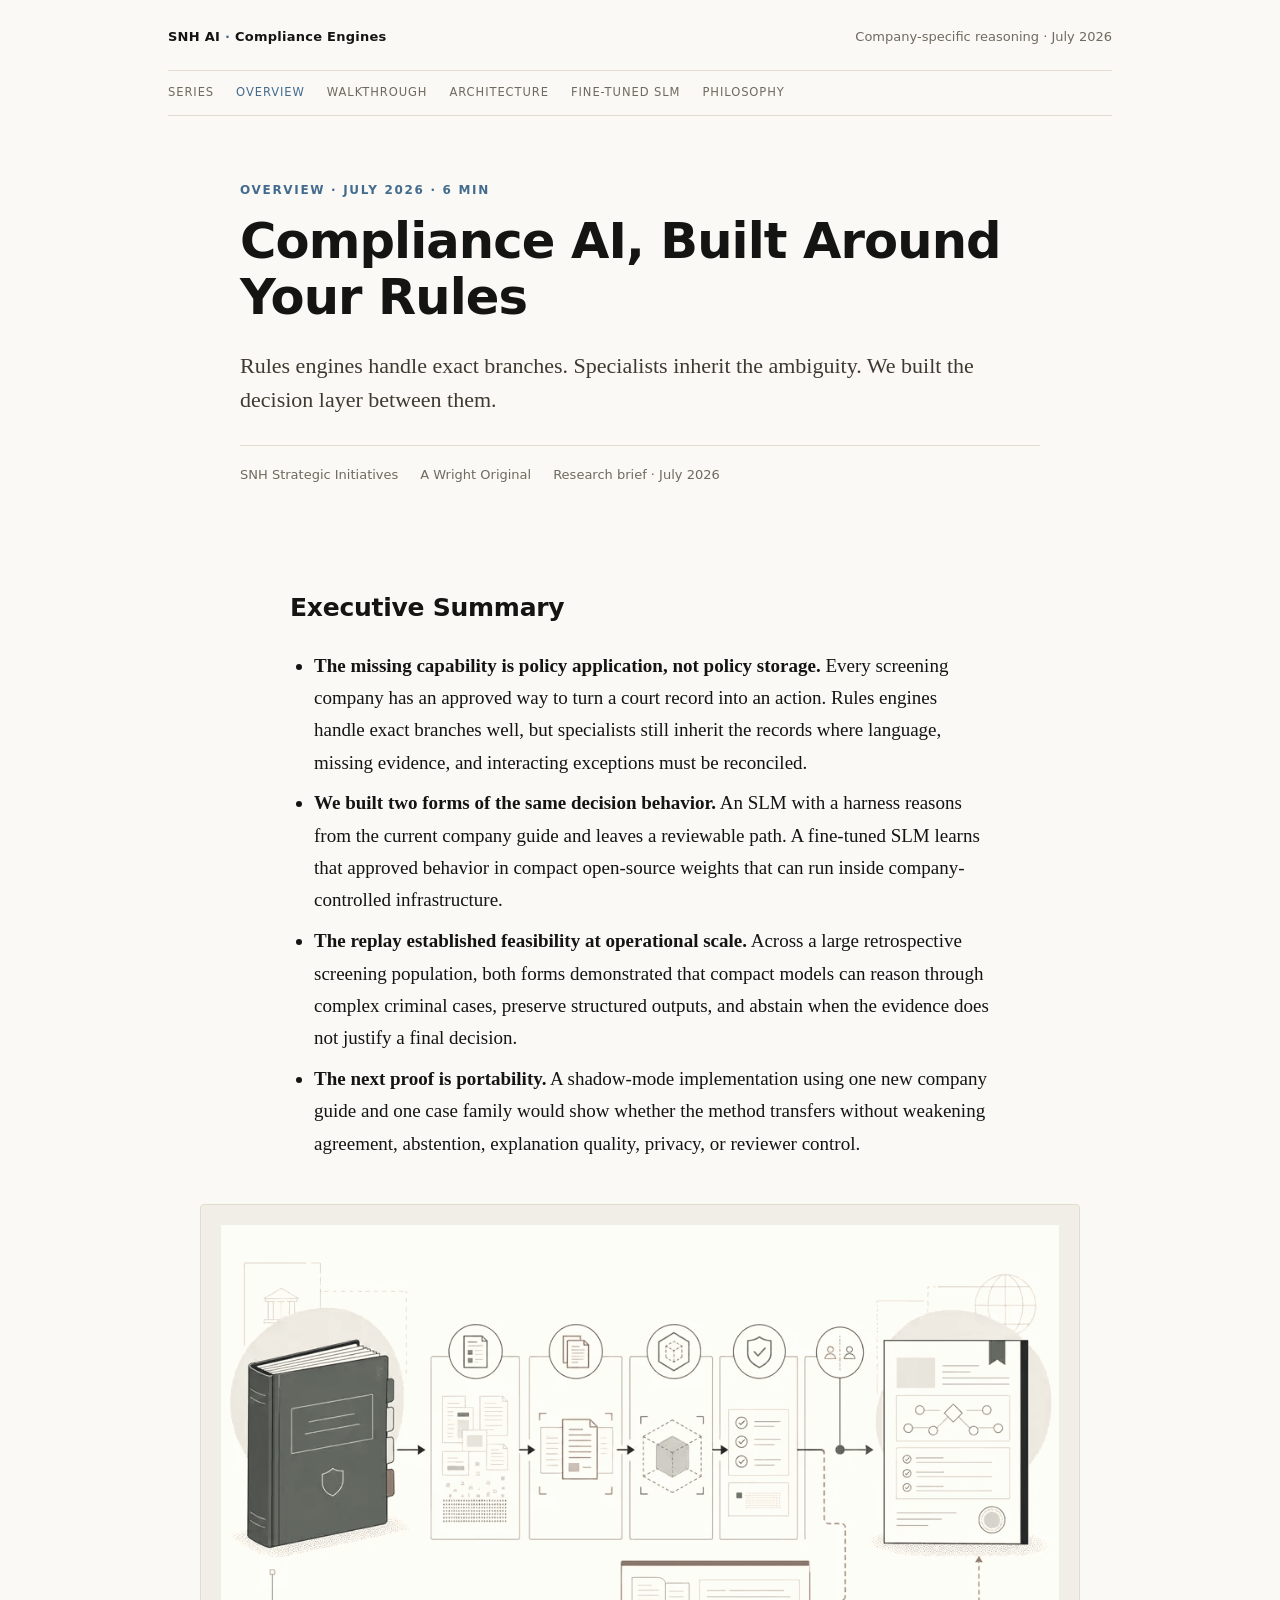
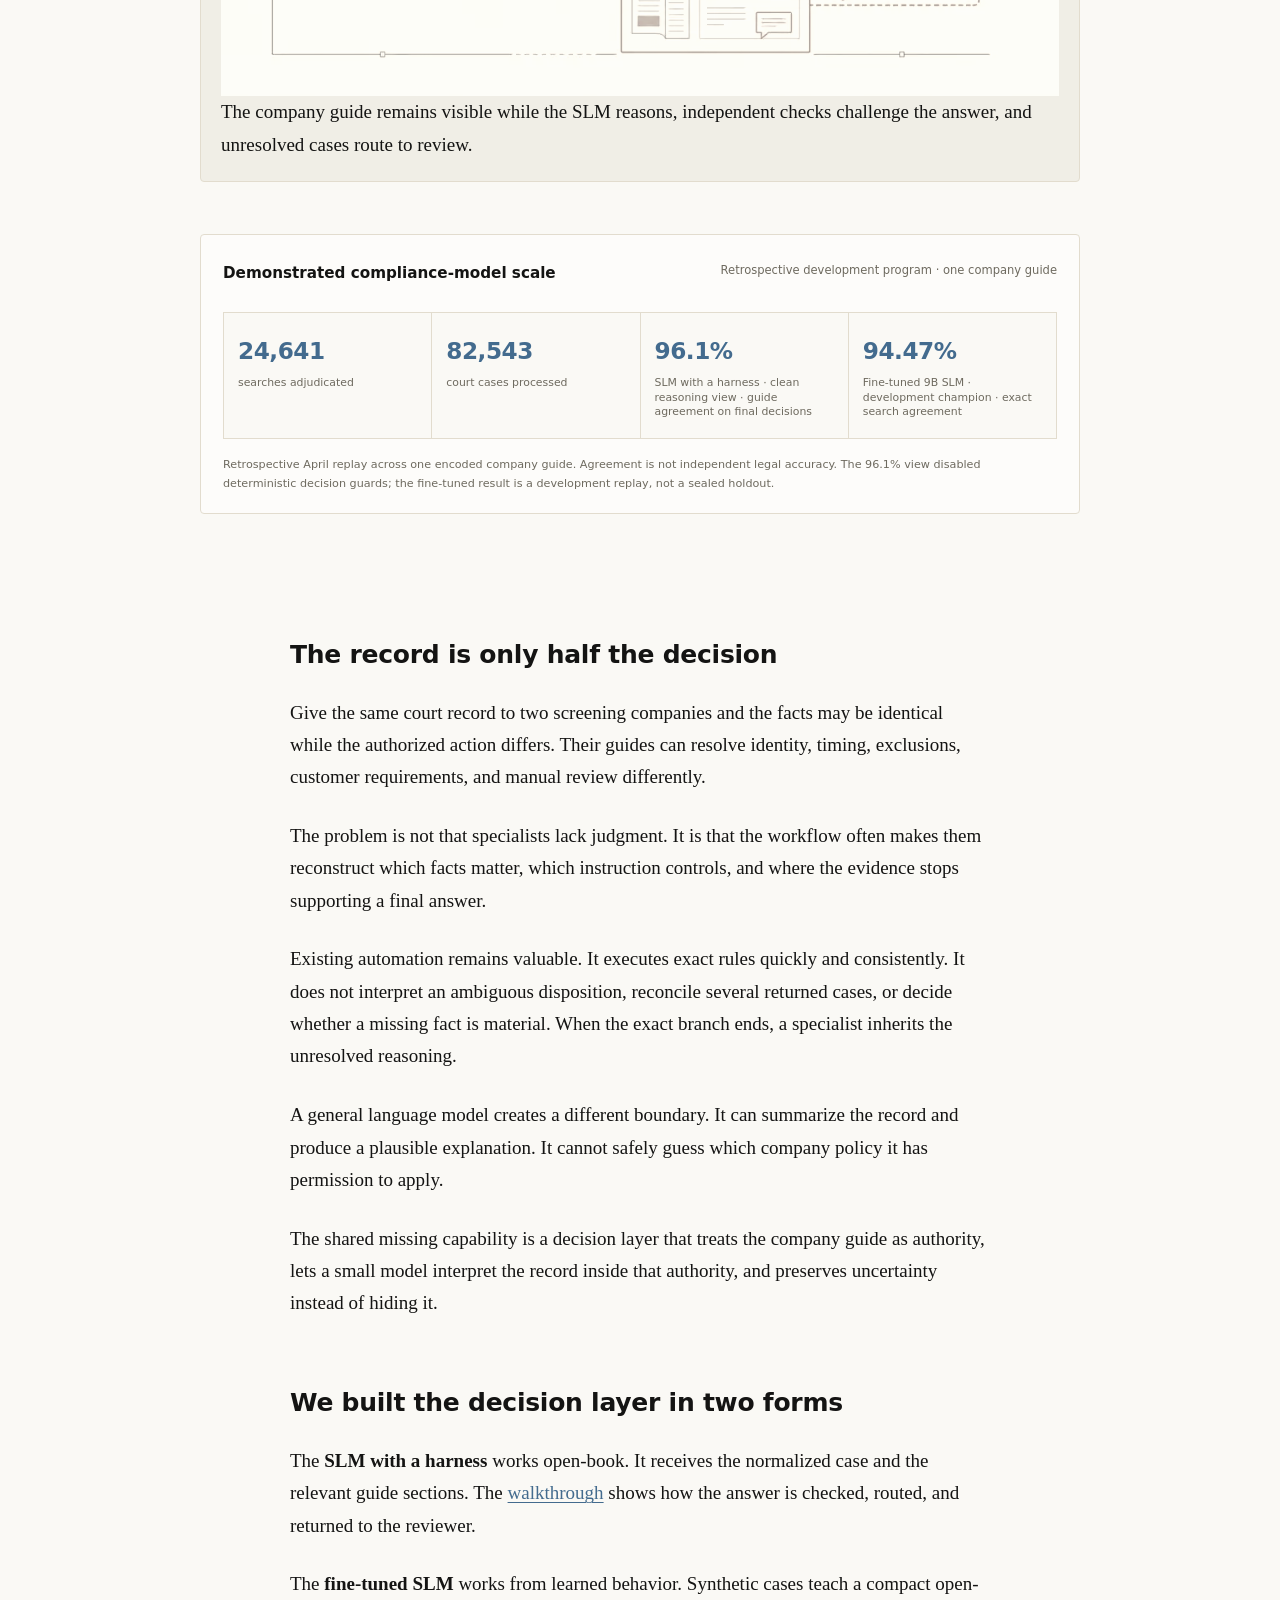
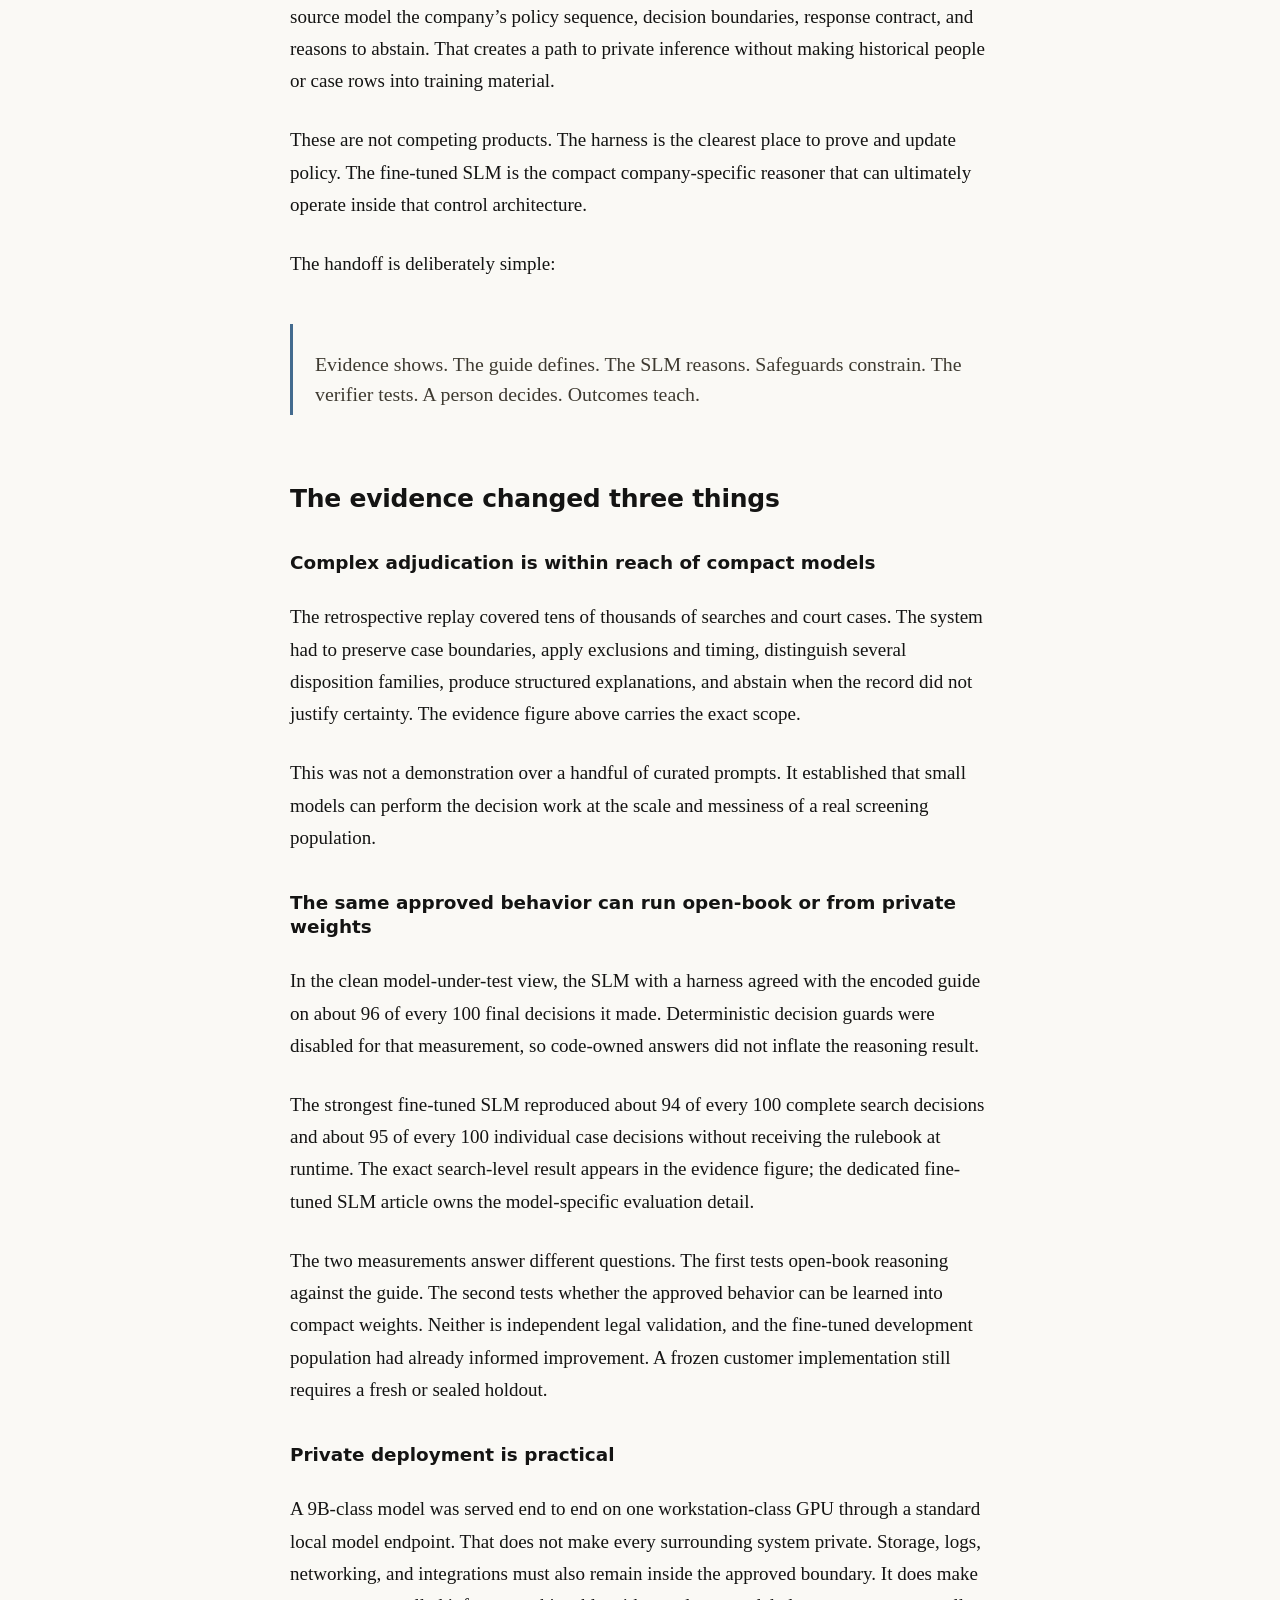
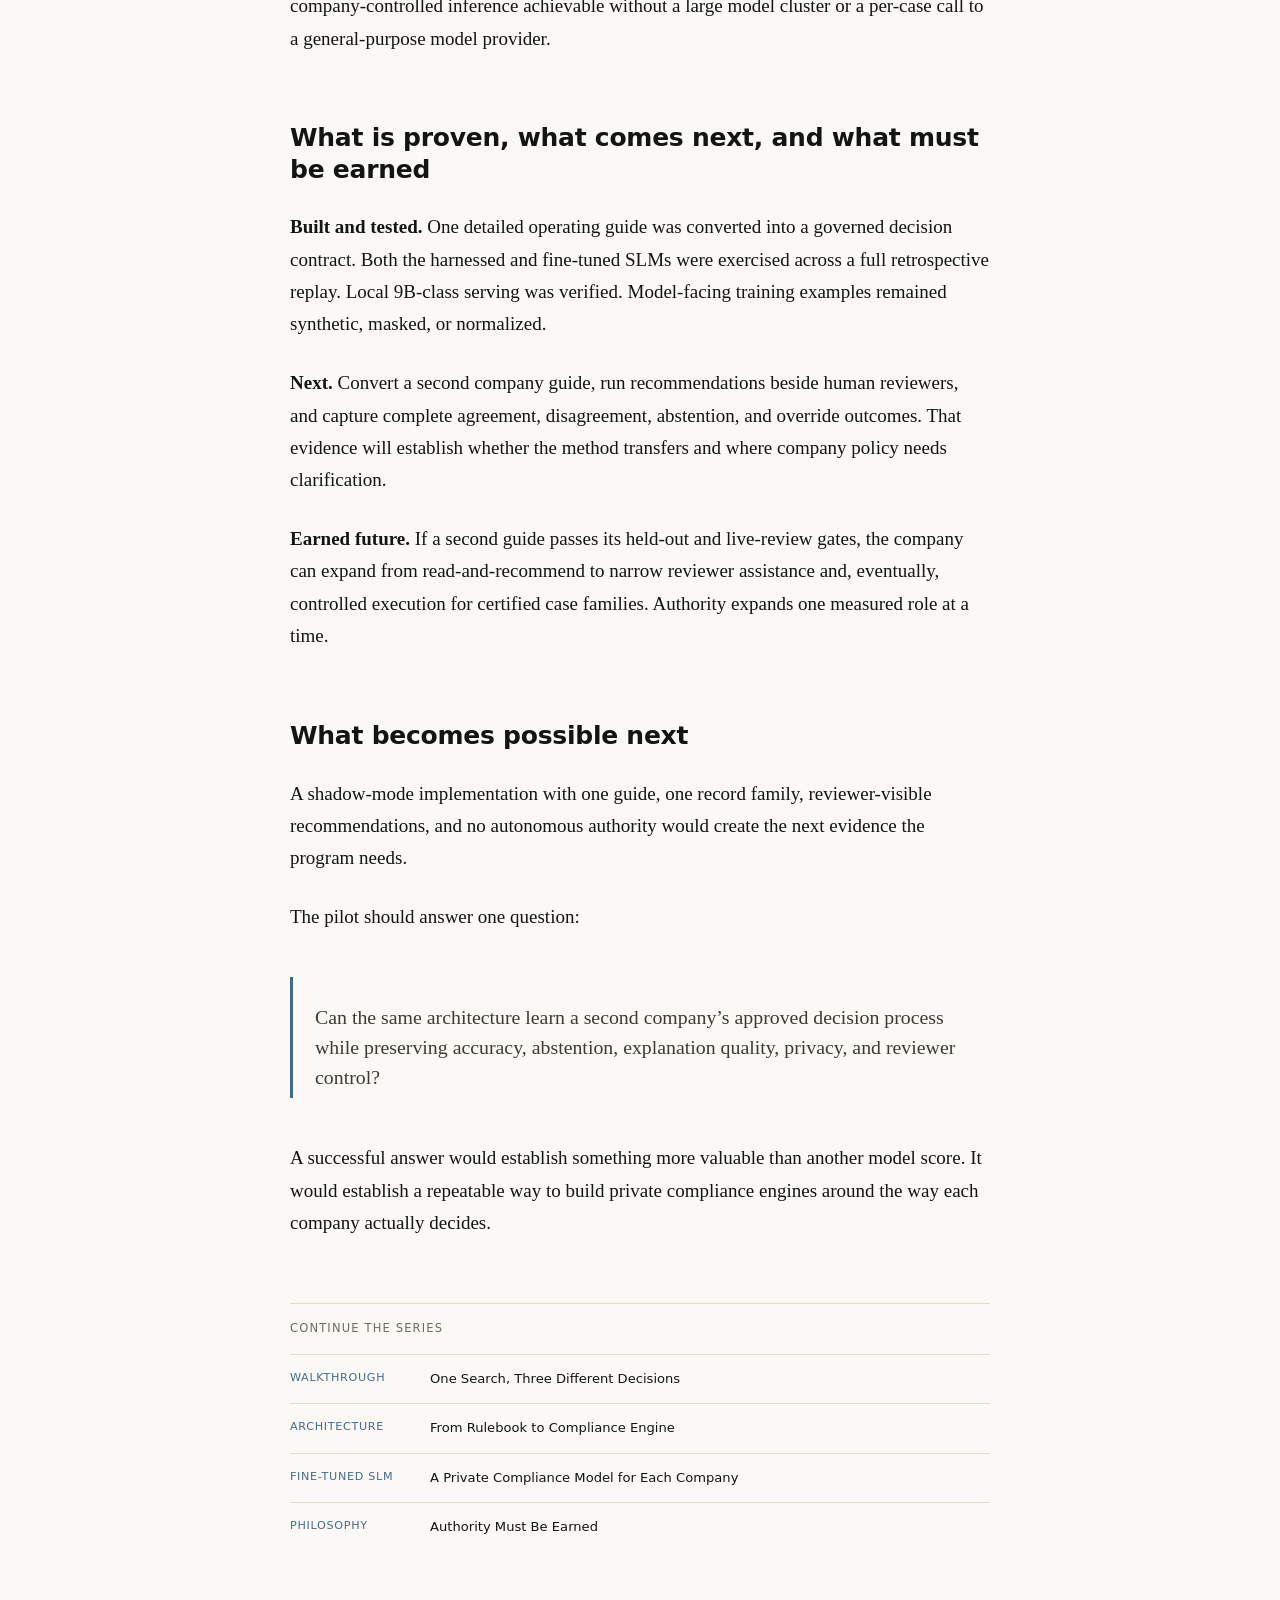
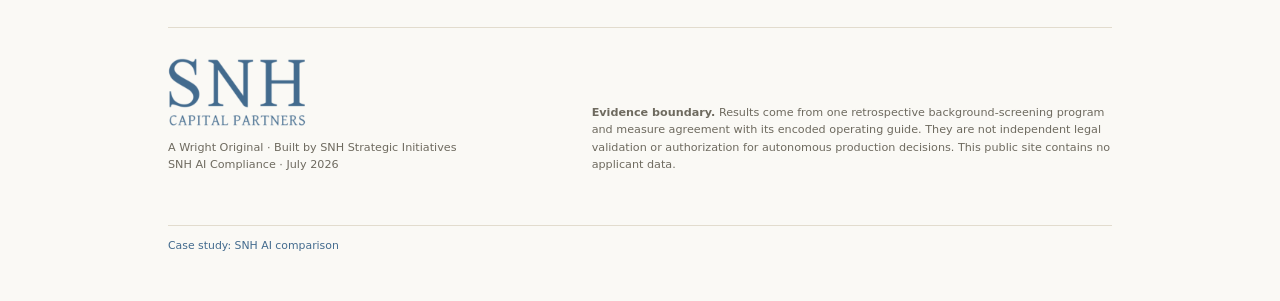
<file: executive.html>
<!doctype html>
<html lang="en">
<head>
  <meta charset="utf-8">
  <meta name="viewport" content="width=device-width, initial-scale=1">
  <meta name="description" content="Rules engines handle exact branches. Specialists inherit the ambiguity. We built the decision layer between them.">
  <meta name="robots" content="noindex, nofollow">
  <meta name="theme-color" content="#FAF9F5">
  <title>Compliance AI, Built Around Your Rules · SNH AI Compliance Engines</title>
  <link rel="icon" href="favicon.svg" type="image/svg+xml">
  <link rel="stylesheet" href="styles.css">
</head>
<body class="article-page executive-page">
  <a class="skip-link" href="#main">Skip to content</a>
  <div class="page-frame">
    <header class="site-header">
    <div class="topbar">
      <a class="site-name" href="index.html">SNH AI <span>·</span> Compliance Engines</a>
      <span class="edition">Company-specific reasoning · July 2026</span>
    </div>
    <nav id="site-nav" aria-label="Essay navigation">
      <a href="index.html">Series</a>
      <a href="executive.html" aria-current="page">Overview</a><a href="walkthrough.html">Walkthrough</a><a href="engineering.html">Architecture</a><a href="fine-tuned.html">Fine-tuned SLM</a><a href="philosophy.html">Philosophy</a>
    </nav>
  </header>
    <main id="main" class="article-main">
    <header class="article-header masthead">
      <p class="series-label">Overview · July 2026 · 6 min</p>
      <h1>Compliance AI, Built Around Your Rules</h1>
      <p class="article-dek">Rules engines handle exact branches. Specialists inherit the ambiguity. We built the decision layer between them.</p>
      <div class="byline"><span>SNH Strategic Initiatives</span><span>A Wright Original</span><span>Research brief · July 2026</span></div>
    </header>
    <article class="article-body executive-summary"><h2 id="executive-summary">Executive Summary</h2><ul>
<li><strong>The missing capability is policy application, not policy storage.</strong> Every screening company has an approved way to turn a court record into an action. Rules engines handle exact branches well, but specialists still inherit the records where language, missing evidence, and interacting exceptions must be reconciled.</li>
<li><strong>We built two forms of the same decision behavior.</strong> An SLM with a harness reasons from the current company guide and leaves a reviewable path. A fine-tuned SLM learns that approved behavior in compact open-source weights that can run inside company-controlled infrastructure.</li>
<li><strong>The replay established feasibility at operational scale.</strong> Across a large retrospective screening population, both forms demonstrated that compact models can reason through complex criminal cases, preserve structured outputs, and abstain when the evidence does not justify a final decision.</li>
<li><strong>The next proof is portability.</strong> A shadow-mode implementation using one new company guide and one case family would show whether the method transfers without weakening agreement, abstention, explanation quality, privacy, or reviewer control.</li>
</ul>
</article>

    <figure class="hero-art"><img src="assets/executive-hero.webp" alt="A company rulebook becoming a governed compliance decision."><figcaption>The company guide remains visible while the SLM reasons, independent checks challenge the answer, and unresolved cases route to review.</figcaption></figure>
    <aside class="article-proof"><figure class="data-figure results-figure">
    <figcaption><strong>Demonstrated compliance-model scale</strong><span>Retrospective development program · one company guide</span></figcaption>
    <div class="result-grid">
      <div><b>24,641</b><span>searches adjudicated</span></div>
      <div><b>82,543</b><span>court cases processed</span></div>
      <div><b>96.1%</b><span>SLM with a harness · clean reasoning view · guide agreement on final decisions</span></div>
      <div><b>94.47%</b><span>Fine-tuned 9B SLM · development champion · exact search agreement</span></div>
    </div>
    <p class="figure-note">Retrospective April replay across one encoded company guide. Agreement is not independent legal accuracy. The 96.1% view disabled deterministic decision guards; the fine-tuned result is a development replay, not a sealed holdout.</p>
  </figure></aside>
    <article class="article-body"><h2 id="the-record-is-only-half-the-decision">The record is only half the decision</h2><p>Give the same court record to two screening companies and the facts may be identical while the authorized action differs. Their guides can resolve identity, timing, exclusions, customer requirements, and manual review differently.</p>
<p>The problem is not that specialists lack judgment. It is that the workflow often makes them reconstruct which facts matter, which instruction controls, and where the evidence stops supporting a final answer.</p>
<p>Existing automation remains valuable. It executes exact rules quickly and consistently. It does not interpret an ambiguous disposition, reconcile several returned cases, or decide whether a missing fact is material. When the exact branch ends, a specialist inherits the unresolved reasoning.</p>
<p>A general language model creates a different boundary. It can summarize the record and produce a plausible explanation. It cannot safely guess which company policy it has permission to apply.</p>
<p>The shared missing capability is a decision layer that treats the company guide as authority, lets a small model interpret the record inside that authority, and preserves uncertainty instead of hiding it.</p>
<h2 id="we-built-the-decision-layer-in-two-forms">We built the decision layer in two forms</h2><p>The <strong>SLM with a harness</strong> works open-book. It receives the normalized case and the relevant guide sections. The <a href="walkthrough.html">walkthrough</a> shows how the answer is checked, routed, and returned to the reviewer.</p>
<p>The <strong>fine-tuned SLM</strong> works from learned behavior. Synthetic cases teach a compact open-source model the company’s policy sequence, decision boundaries, response contract, and reasons to abstain. That creates a path to private inference without making historical people or case rows into training material.</p>
<p>These are not competing products. The harness is the clearest place to prove and update policy. The fine-tuned SLM is the compact company-specific reasoner that can ultimately operate inside that control architecture.</p>
<p>The handoff is deliberately simple:</p>
<blockquote>
<p>Evidence shows. The guide defines. The SLM reasons. Safeguards constrain. The verifier tests. A person decides. Outcomes teach.</p>
</blockquote>
<h2 id="the-evidence-changed-three-things">The evidence changed three things</h2><h3 id="complex-adjudication-is-within-reach-of-compact-models">Complex adjudication is within reach of compact models</h3><p>The retrospective replay covered tens of thousands of searches and court cases. The system had to preserve case boundaries, apply exclusions and timing, distinguish several disposition families, produce structured explanations, and abstain when the record did not justify certainty. The evidence figure above carries the exact scope.</p>
<p>This was not a demonstration over a handful of curated prompts. It established that small models can perform the decision work at the scale and messiness of a real screening population.</p>
<h3 id="the-same-approved-behavior-can-run-open-book-or-from-private-weights">The same approved behavior can run open-book or from private weights</h3><p>In the clean model-under-test view, the SLM with a harness agreed with the encoded guide on about 96 of every 100 final decisions it made. Deterministic decision guards were disabled for that measurement, so code-owned answers did not inflate the reasoning result.</p>
<p>The strongest fine-tuned SLM reproduced about 94 of every 100 complete search decisions and about 95 of every 100 individual case decisions without receiving the rulebook at runtime. The exact search-level result appears in the evidence figure; the dedicated fine-tuned SLM article owns the model-specific evaluation detail.</p>
<p>The two measurements answer different questions. The first tests open-book reasoning against the guide. The second tests whether the approved behavior can be learned into compact weights. Neither is independent legal validation, and the fine-tuned development population had already informed improvement. A frozen customer implementation still requires a fresh or sealed holdout.</p>
<h3 id="private-deployment-is-practical">Private deployment is practical</h3><p>A 9B-class model was served end to end on one workstation-class GPU through a standard local model endpoint. That does not make every surrounding system private. Storage, logs, networking, and integrations must also remain inside the approved boundary. It does make company-controlled inference achievable without a large model cluster or a per-case call to a general-purpose model provider.</p>
<h2 id="what-is-proven-what-comes-next-and-what-must-be-earned">What is proven, what comes next, and what must be earned</h2><p><strong>Built and tested.</strong> One detailed operating guide was converted into a governed decision contract. Both the harnessed and fine-tuned SLMs were exercised across a full retrospective replay. Local 9B-class serving was verified. Model-facing training examples remained synthetic, masked, or normalized.</p>
<p><strong>Next.</strong> Convert a second company guide, run recommendations beside human reviewers, and capture complete agreement, disagreement, abstention, and override outcomes. That evidence will establish whether the method transfers and where company policy needs clarification.</p>
<p><strong>Earned future.</strong> If a second guide passes its held-out and live-review gates, the company can expand from read-and-recommend to narrow reviewer assistance and, eventually, controlled execution for certified case families. Authority expands one measured role at a time.</p>
<h2 id="what-becomes-possible-next">What becomes possible next</h2><p>A shadow-mode implementation with one guide, one record family, reviewer-visible recommendations, and no autonomous authority would create the next evidence the program needs.</p>
<p>The pilot should answer one question:</p>
<blockquote>
<p>Can the same architecture learn a second company’s approved decision process while preserving accuracy, abstention, explanation quality, privacy, and reviewer control?</p>
</blockquote>
<p>A successful answer would establish something more valuable than another model score. It would establish a repeatable way to build private compliance engines around the way each company actually decides.</p>
</article>
    <nav class="next-reading" aria-label="More essays">
      <p>Continue the series</p>
      <a href="walkthrough.html"><span>Walkthrough</span>One Search, Three Different Decisions</a><a href="engineering.html"><span>Architecture</span>From Rulebook to Compliance Engine</a><a href="fine-tuned.html"><span>Fine-tuned SLM</span>A Private Compliance Model for Each Company</a><a href="philosophy.html"><span>Philosophy</span>Authority Must Be Earned</a>
    </nav>
  </main>
    <footer class="site-footer" id="evidence-note">
    <div class="footer-mark">
      <img src="snh-logo.svg" alt="SNH Capital Partners">
      <p>A Wright Original · Built by SNH Strategic Initiatives<br>SNH AI Compliance · July 2026</p>
    </div>
    <p class="evidence-boundary"><strong>Evidence boundary.</strong> Results come from one retrospective background-screening program and measure agreement with its encoded operating guide. They are not independent legal validation or authorization for autonomous production decisions. This public site contains no applicant data.</p>
    <a class="supporting-comparison" href="comparison.html">Case study: SNH AI comparison</a>
  </footer>
  </div>
  <script src="site.js"></script>
</body>
</html>
</file>
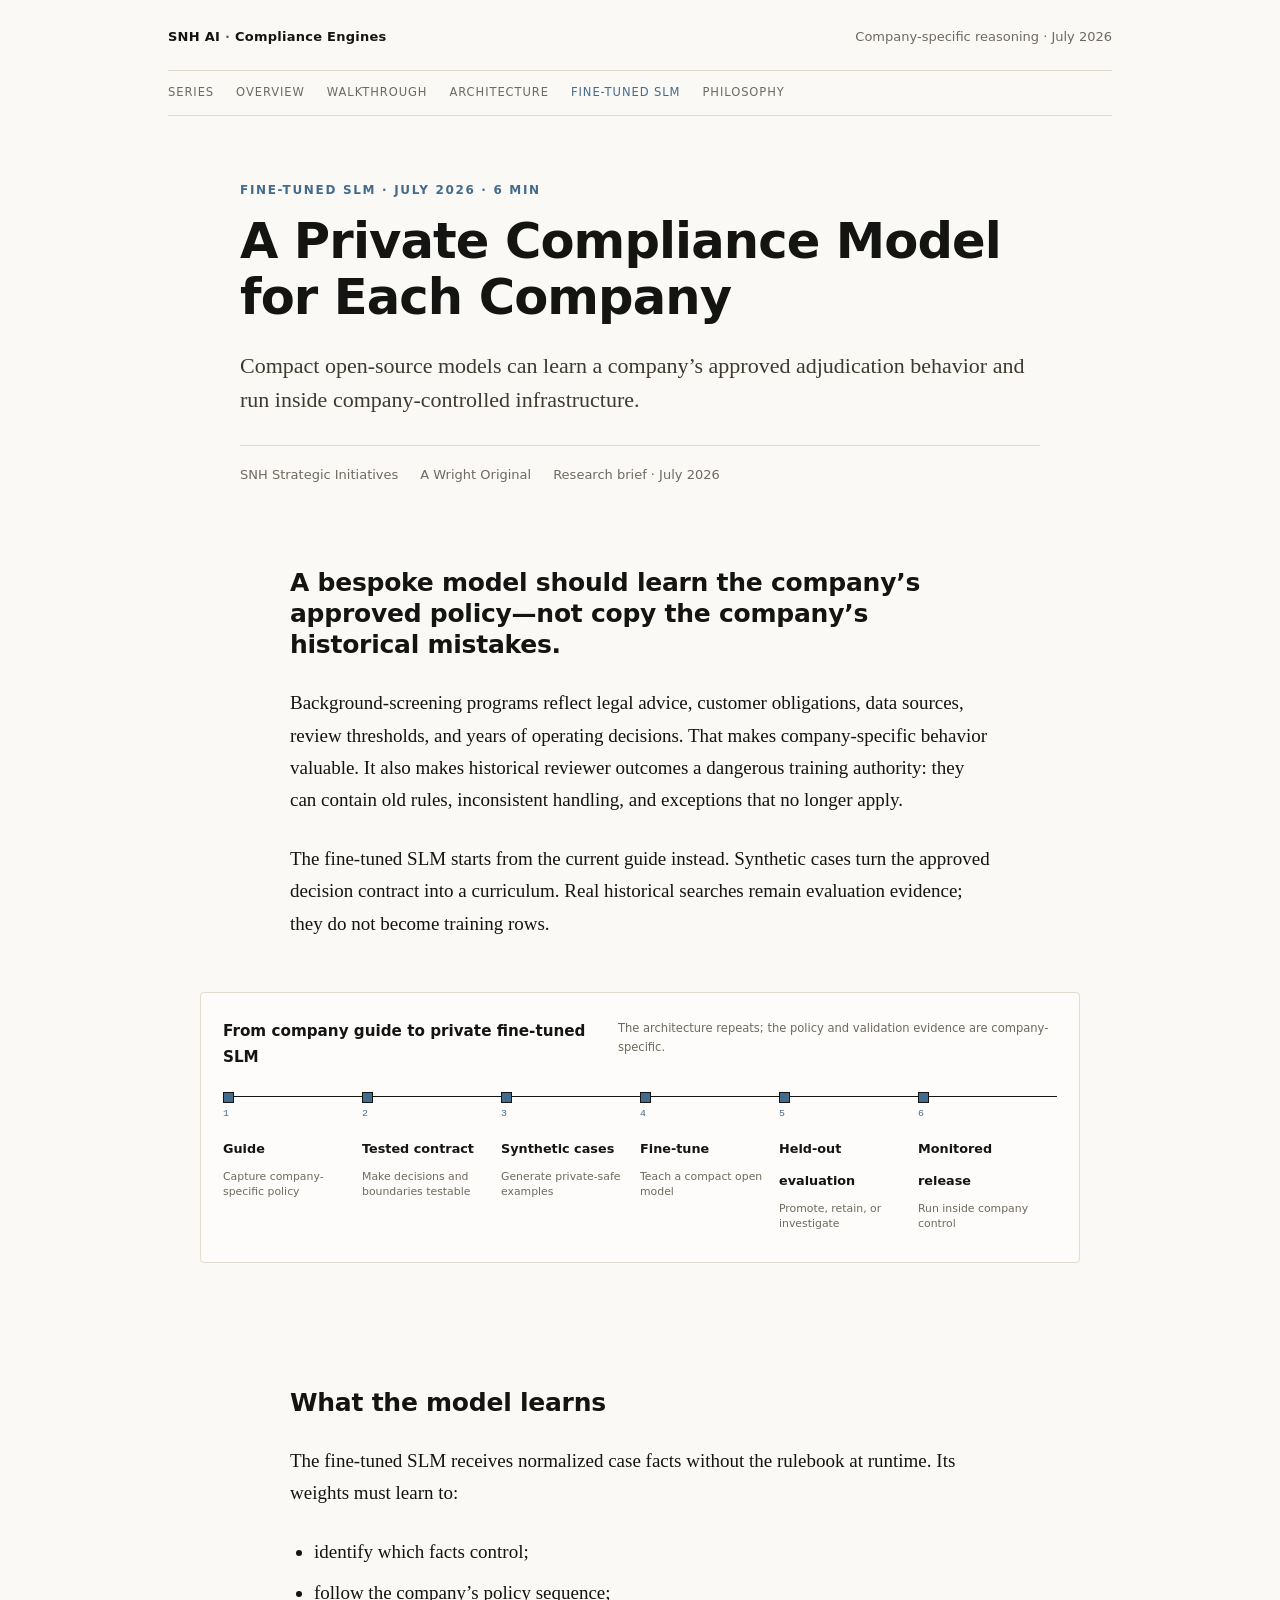
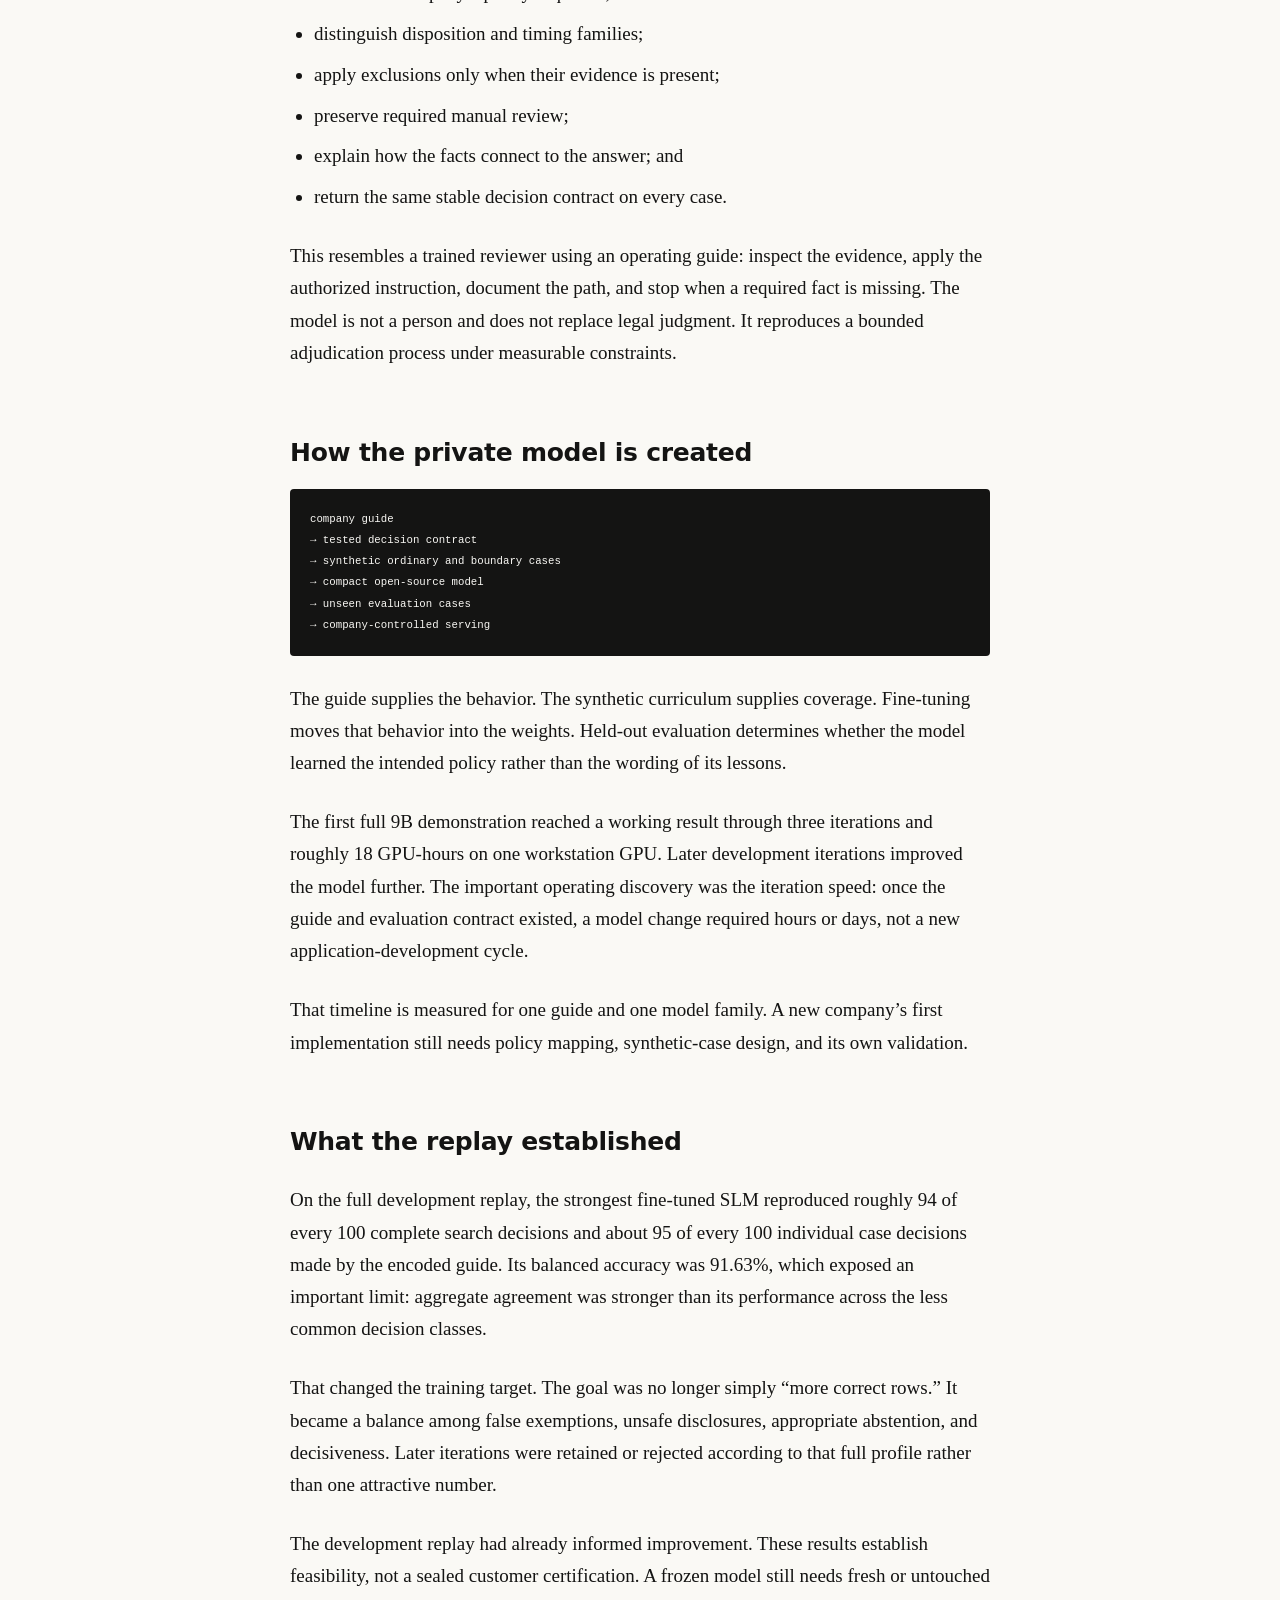
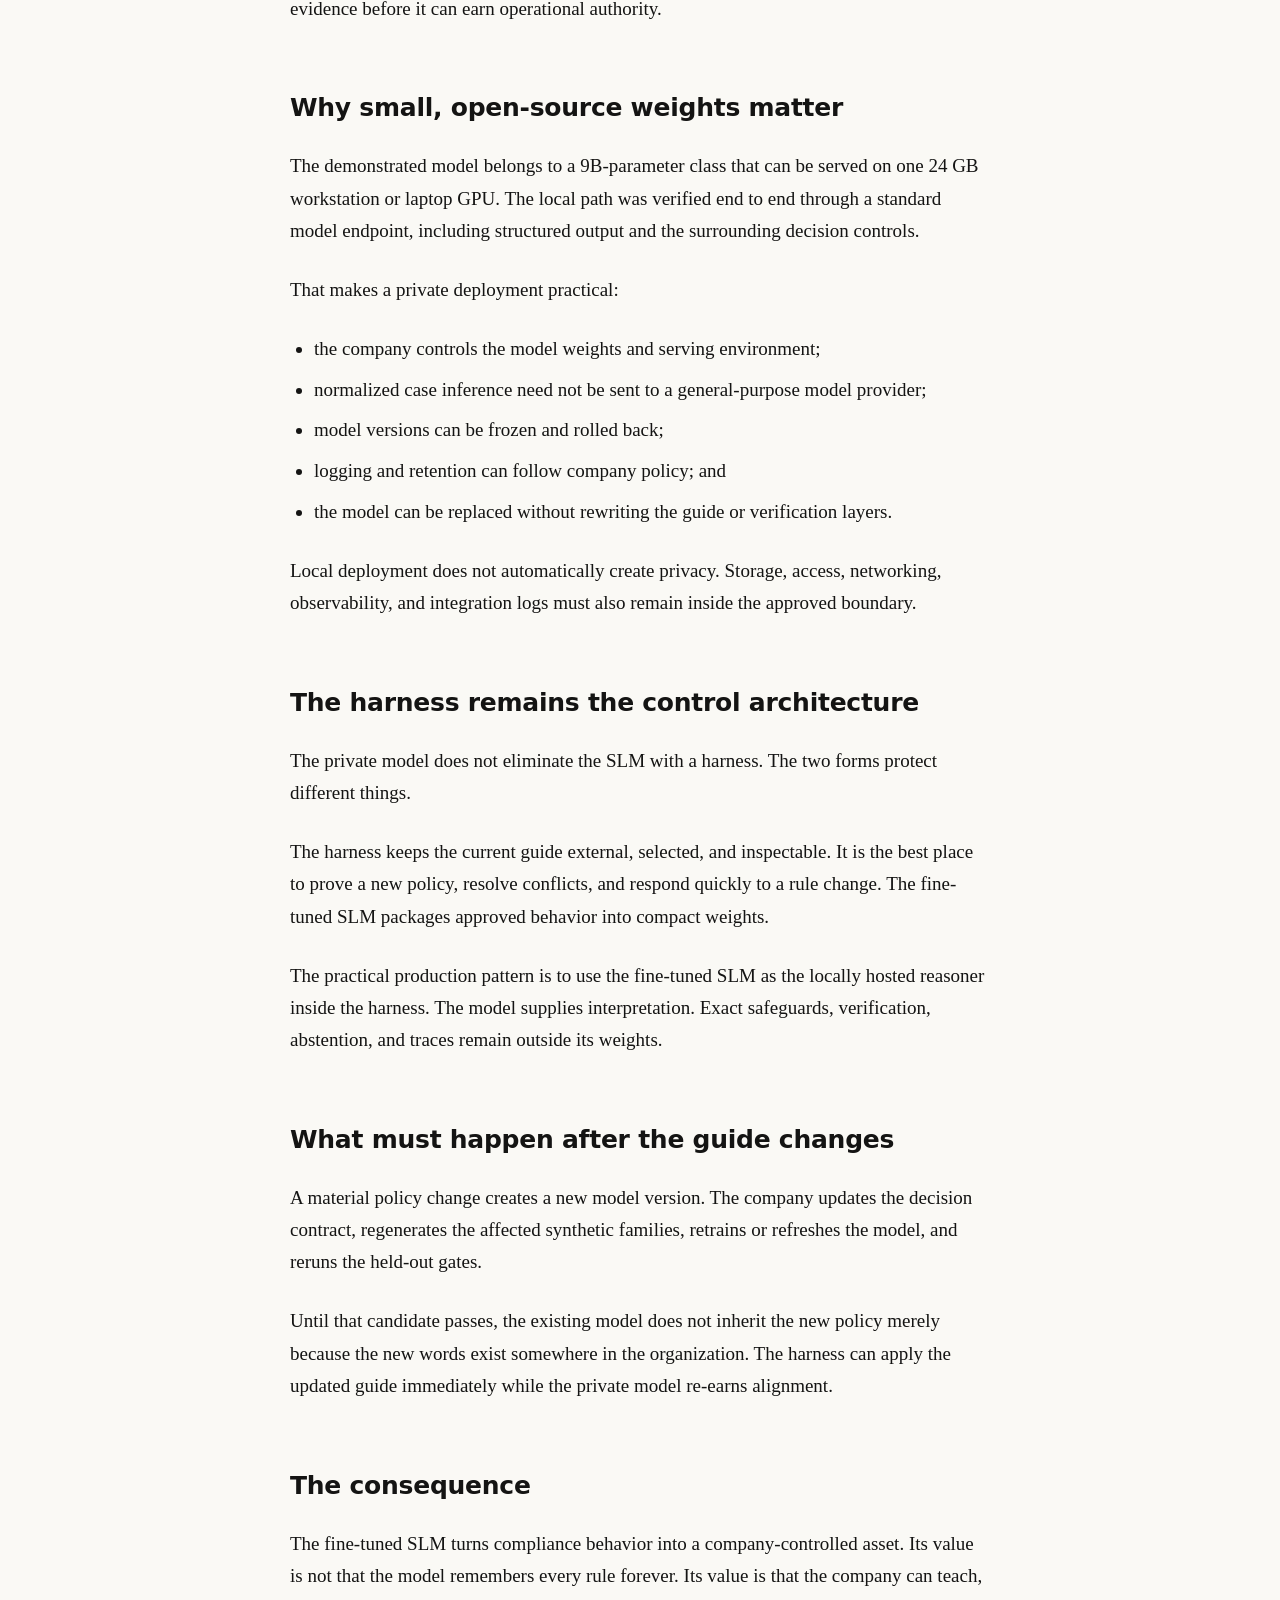
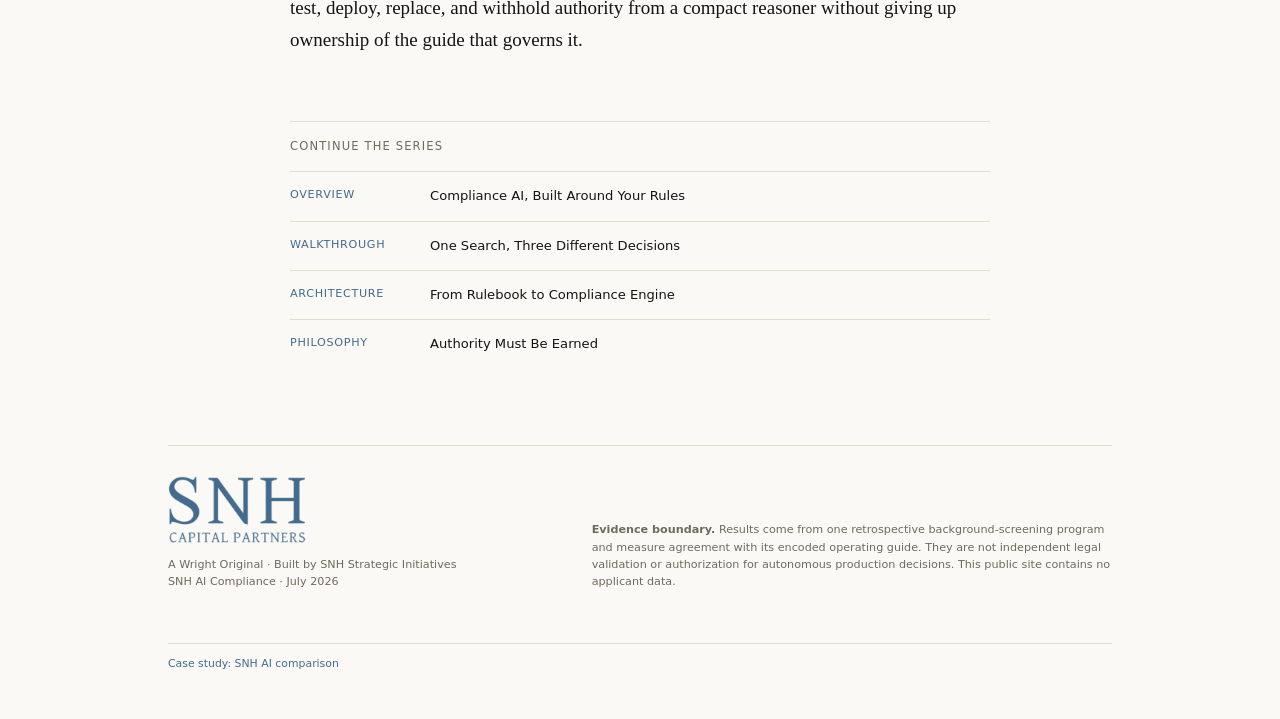
<file: fine-tuned.html>
<!doctype html>
<html lang="en">
<head>
  <meta charset="utf-8">
  <meta name="viewport" content="width=device-width, initial-scale=1">
  <meta name="description" content="Compact open-source models can learn a company’s approved adjudication behavior and run inside company-controlled infrastructure.">
  <meta name="robots" content="noindex, nofollow">
  <meta name="theme-color" content="#FAF9F5">
  <title>A Private Compliance Model for Each Company · SNH AI Compliance Engines</title>
  <link rel="icon" href="favicon.svg" type="image/svg+xml">
  <link rel="stylesheet" href="styles.css">
</head>
<body class="article-page fine-tuned-page">
  <a class="skip-link" href="#main">Skip to content</a>
  <div class="page-frame">
    <header class="site-header">
    <div class="topbar">
      <a class="site-name" href="index.html">SNH AI <span>·</span> Compliance Engines</a>
      <span class="edition">Company-specific reasoning · July 2026</span>
    </div>
    <nav id="site-nav" aria-label="Essay navigation">
      <a href="index.html">Series</a>
      <a href="executive.html">Overview</a><a href="walkthrough.html">Walkthrough</a><a href="engineering.html">Architecture</a><a href="fine-tuned.html" aria-current="page">Fine-tuned SLM</a><a href="philosophy.html">Philosophy</a>
    </nav>
  </header>
    <main id="main" class="article-main">
    <header class="article-header masthead">
      <p class="series-label">Fine-tuned SLM · July 2026 · 6 min</p>
      <h1>A Private Compliance Model for Each Company</h1>
      <p class="article-dek">Compact open-source models can learn a company’s approved adjudication behavior and run inside company-controlled infrastructure.</p>
      <div class="byline"><span>SNH Strategic Initiatives</span><span>A Wright Original</span><span>Research brief · July 2026</span></div>
    </header>

    <article class="article-body article-opening"><h2 id="a-bespoke-model-should-learn-the-companys-approved-policy-not-copy-the-companys-historical-mistakes">A bespoke model should learn the company’s approved policy—not copy the company’s historical mistakes.</h2><p>Background-screening programs reflect legal advice, customer obligations, data sources, review thresholds, and years of operating decisions. That makes company-specific behavior valuable. It also makes historical reviewer outcomes a dangerous training authority: they can contain old rules, inconsistent handling, and exceptions that no longer apply.</p>
<p>The fine-tuned SLM starts from the current guide instead. Synthetic cases turn the approved decision contract into a curriculum. Real historical searches remain evaluation evidence; they do not become training rows.</p>
</article>

    <aside class="article-proof"><figure class="architecture-figure autonomy-figure">
    <figcaption><strong>From company guide to private fine-tuned SLM</strong><span>The architecture repeats; the policy and validation evidence are company-specific.</span></figcaption>
    <ol><li><span>1</span><b>Guide</b><p>Capture company-specific policy</p></li><li><span>2</span><b>Tested contract</b><p>Make decisions and boundaries testable</p></li><li><span>3</span><b>Synthetic cases</b><p>Generate private-safe examples</p></li><li><span>4</span><b>Fine-tune</b><p>Teach a compact open model</p></li><li><span>5</span><b>Held-out evaluation</b><p>Promote, retain, or investigate</p></li><li><span>6</span><b>Monitored release</b><p>Run inside company control</p></li></ol>
  </figure></aside>
    <article class="article-body"><h2 id="what-the-model-learns">What the model learns</h2><p>The fine-tuned SLM receives normalized case facts without the rulebook at runtime. Its weights must learn to:</p>
<ul>
<li>identify which facts control;</li>
<li>follow the company’s policy sequence;</li>
<li>distinguish disposition and timing families;</li>
<li>apply exclusions only when their evidence is present;</li>
<li>preserve required manual review;</li>
<li>explain how the facts connect to the answer; and</li>
<li>return the same stable decision contract on every case.</li>
</ul>
<p>This resembles a trained reviewer using an operating guide: inspect the evidence, apply the authorized instruction, document the path, and stop when a required fact is missing. The model is not a person and does not replace legal judgment. It reproduces a bounded adjudication process under measurable constraints.</p>
<h2 id="how-the-private-model-is-created">How the private model is created</h2><pre><code class="language-text">company guide
→ tested decision contract
→ synthetic ordinary and boundary cases
→ compact open-source model
→ unseen evaluation cases
→ company-controlled serving
</code></pre>
<p>The guide supplies the behavior. The synthetic curriculum supplies coverage. Fine-tuning moves that behavior into the weights. Held-out evaluation determines whether the model learned the intended policy rather than the wording of its lessons.</p>
<p>The first full 9B demonstration reached a working result through three iterations and roughly 18 GPU-hours on one workstation GPU. Later development iterations improved the model further. The important operating discovery was the iteration speed: once the guide and evaluation contract existed, a model change required hours or days, not a new application-development cycle.</p>
<p>That timeline is measured for one guide and one model family. A new company’s first implementation still needs policy mapping, synthetic-case design, and its own validation.</p>
<h2 id="what-the-replay-established">What the replay established</h2><p>On the full development replay, the strongest fine-tuned SLM reproduced roughly 94 of every 100 complete search decisions and about 95 of every 100 individual case decisions made by the encoded guide. Its balanced accuracy was 91.63%, which exposed an important limit: aggregate agreement was stronger than its performance across the less common decision classes.</p>
<p>That changed the training target. The goal was no longer simply “more correct rows.” It became a balance among false exemptions, unsafe disclosures, appropriate abstention, and decisiveness. Later iterations were retained or rejected according to that full profile rather than one attractive number.</p>
<p>The development replay had already informed improvement. These results establish feasibility, not a sealed customer certification. A frozen model still needs fresh or untouched evidence before it can earn operational authority.</p>
<h2 id="why-small-open-source-weights-matter">Why small, open-source weights matter</h2><p>The demonstrated model belongs to a 9B-parameter class that can be served on one 24 GB workstation or laptop GPU. The local path was verified end to end through a standard model endpoint, including structured output and the surrounding decision controls.</p>
<p>That makes a private deployment practical:</p>
<ul>
<li>the company controls the model weights and serving environment;</li>
<li>normalized case inference need not be sent to a general-purpose model provider;</li>
<li>model versions can be frozen and rolled back;</li>
<li>logging and retention can follow company policy; and</li>
<li>the model can be replaced without rewriting the guide or verification layers.</li>
</ul>
<p>Local deployment does not automatically create privacy. Storage, access, networking, observability, and integration logs must also remain inside the approved boundary.</p>
<h2 id="the-harness-remains-the-control-architecture">The harness remains the control architecture</h2><p>The private model does not eliminate the SLM with a harness. The two forms protect different things.</p>
<p>The harness keeps the current guide external, selected, and inspectable. It is the best place to prove a new policy, resolve conflicts, and respond quickly to a rule change. The fine-tuned SLM packages approved behavior into compact weights.</p>
<p>The practical production pattern is to use the fine-tuned SLM as the locally hosted reasoner inside the harness. The model supplies interpretation. Exact safeguards, verification, abstention, and traces remain outside its weights.</p>
<h2 id="what-must-happen-after-the-guide-changes">What must happen after the guide changes</h2><p>A material policy change creates a new model version. The company updates the decision contract, regenerates the affected synthetic families, retrains or refreshes the model, and reruns the held-out gates.</p>
<p>Until that candidate passes, the existing model does not inherit the new policy merely because the new words exist somewhere in the organization. The harness can apply the updated guide immediately while the private model re-earns alignment.</p>
<h2 id="the-consequence">The consequence</h2><p>The fine-tuned SLM turns compliance behavior into a company-controlled asset. Its value is not that the model remembers every rule forever. Its value is that the company can teach, test, deploy, replace, and withhold authority from a compact reasoner without giving up ownership of the guide that governs it.</p>
</article>
    <nav class="next-reading" aria-label="More essays">
      <p>Continue the series</p>
      <a href="executive.html"><span>Overview</span>Compliance AI, Built Around Your Rules</a><a href="walkthrough.html"><span>Walkthrough</span>One Search, Three Different Decisions</a><a href="engineering.html"><span>Architecture</span>From Rulebook to Compliance Engine</a><a href="philosophy.html"><span>Philosophy</span>Authority Must Be Earned</a>
    </nav>
  </main>
    <footer class="site-footer" id="evidence-note">
    <div class="footer-mark">
      <img src="snh-logo.svg" alt="SNH Capital Partners">
      <p>A Wright Original · Built by SNH Strategic Initiatives<br>SNH AI Compliance · July 2026</p>
    </div>
    <p class="evidence-boundary"><strong>Evidence boundary.</strong> Results come from one retrospective background-screening program and measure agreement with its encoded operating guide. They are not independent legal validation or authorization for autonomous production decisions. This public site contains no applicant data.</p>
    <a class="supporting-comparison" href="comparison.html">Case study: SNH AI comparison</a>
  </footer>
  </div>
  <script src="site.js"></script>
</body>
</html>
</file>
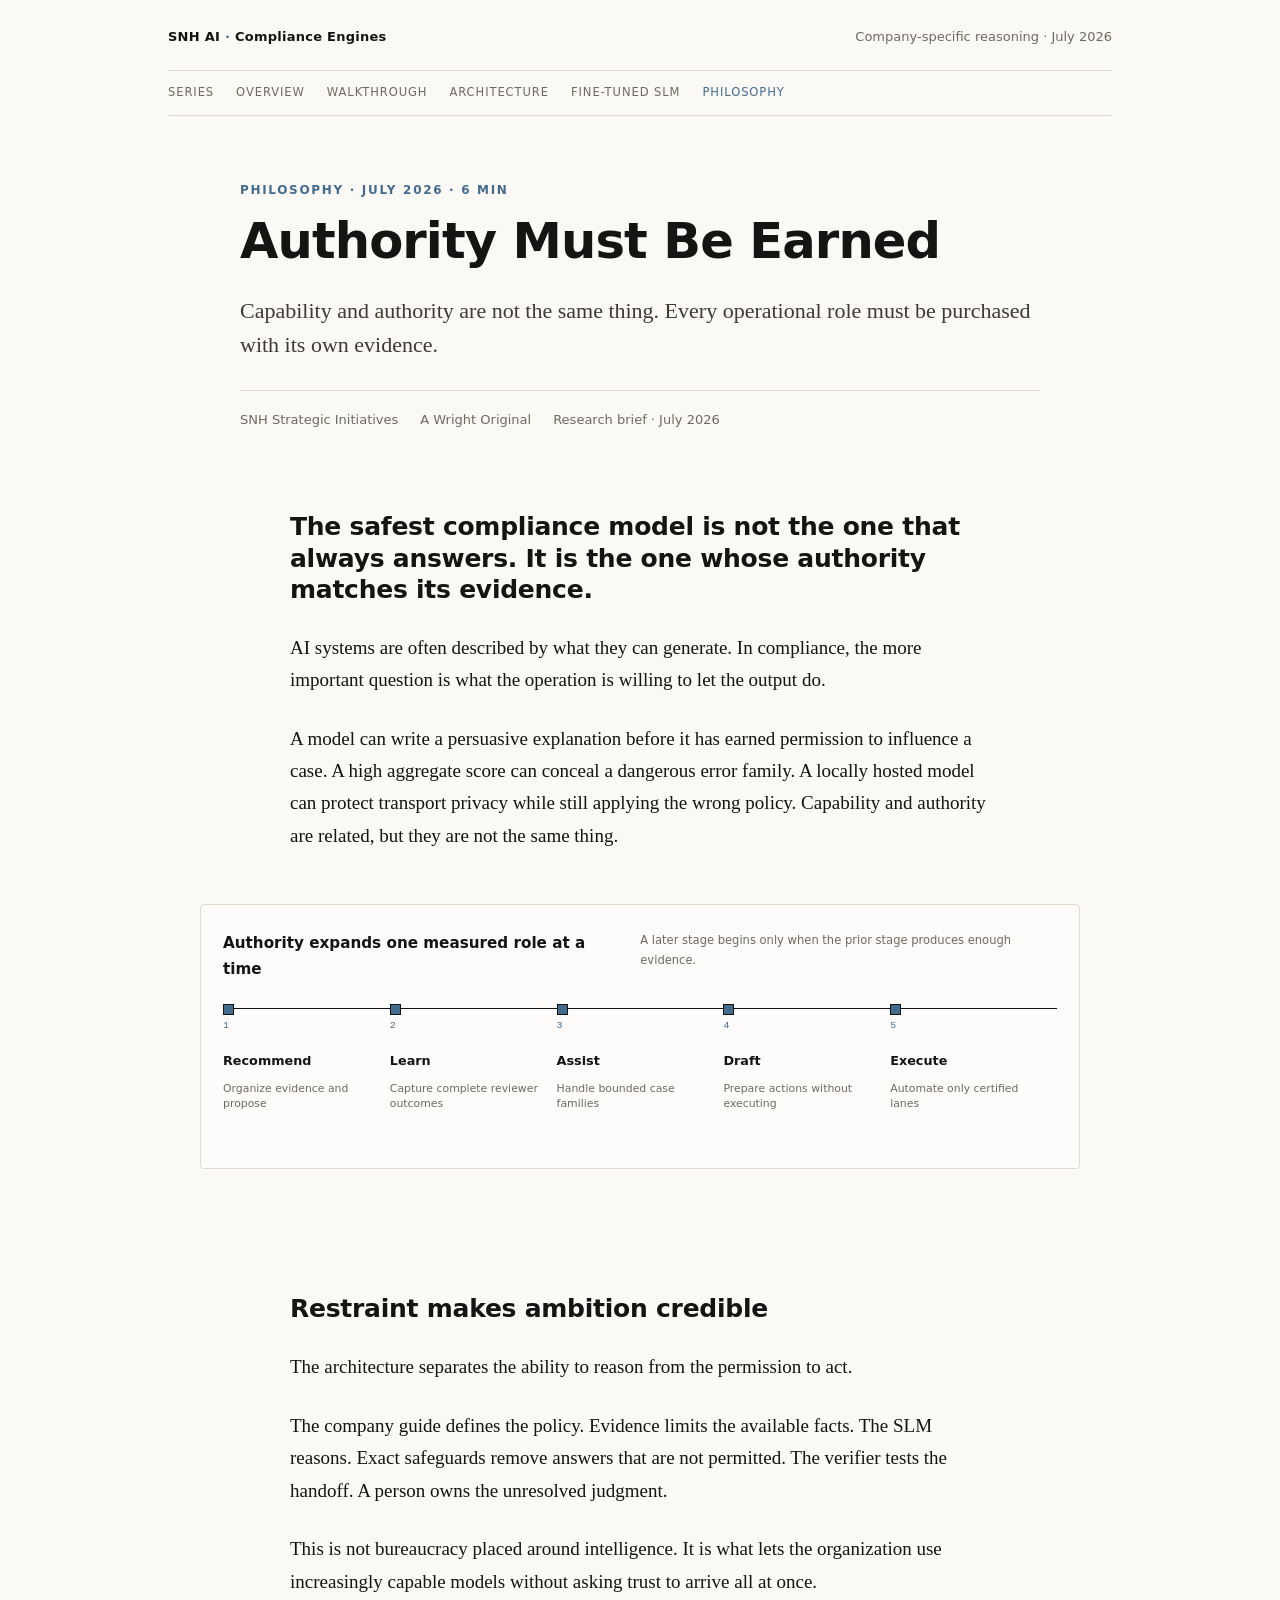
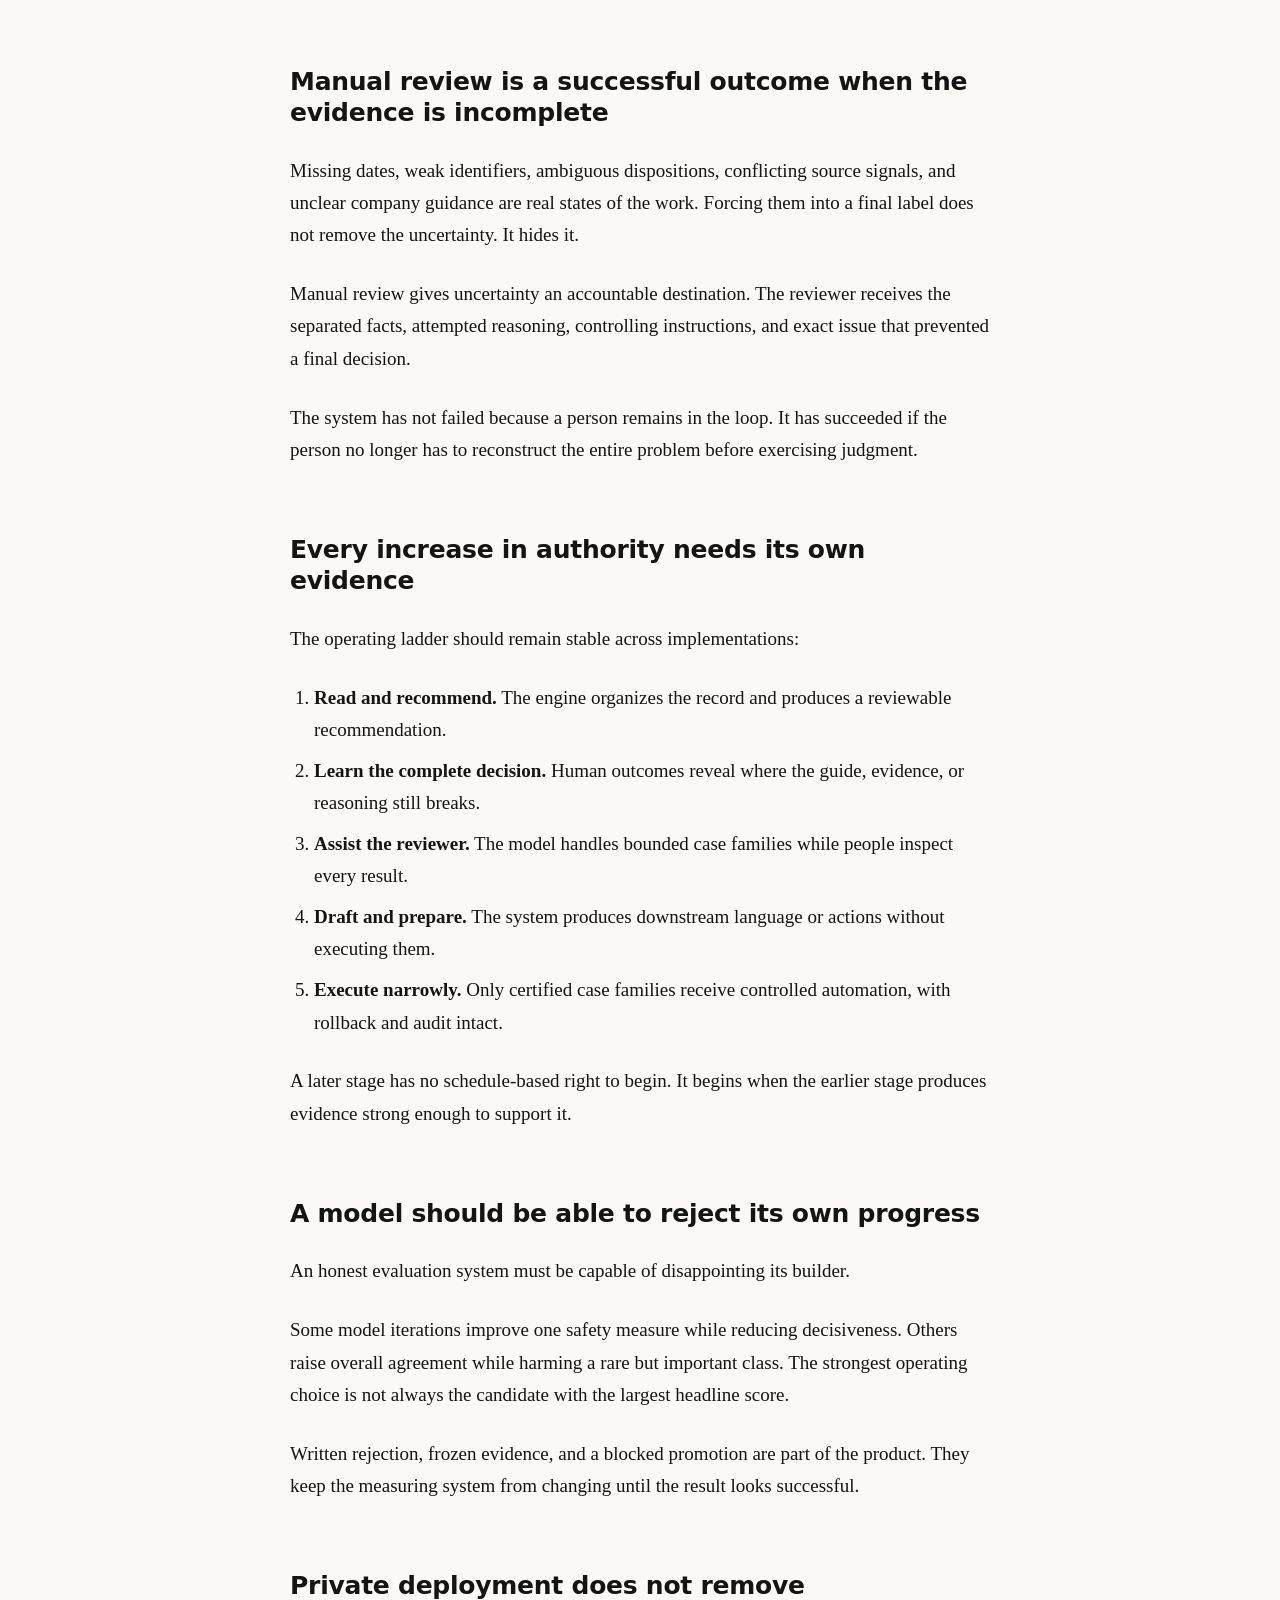
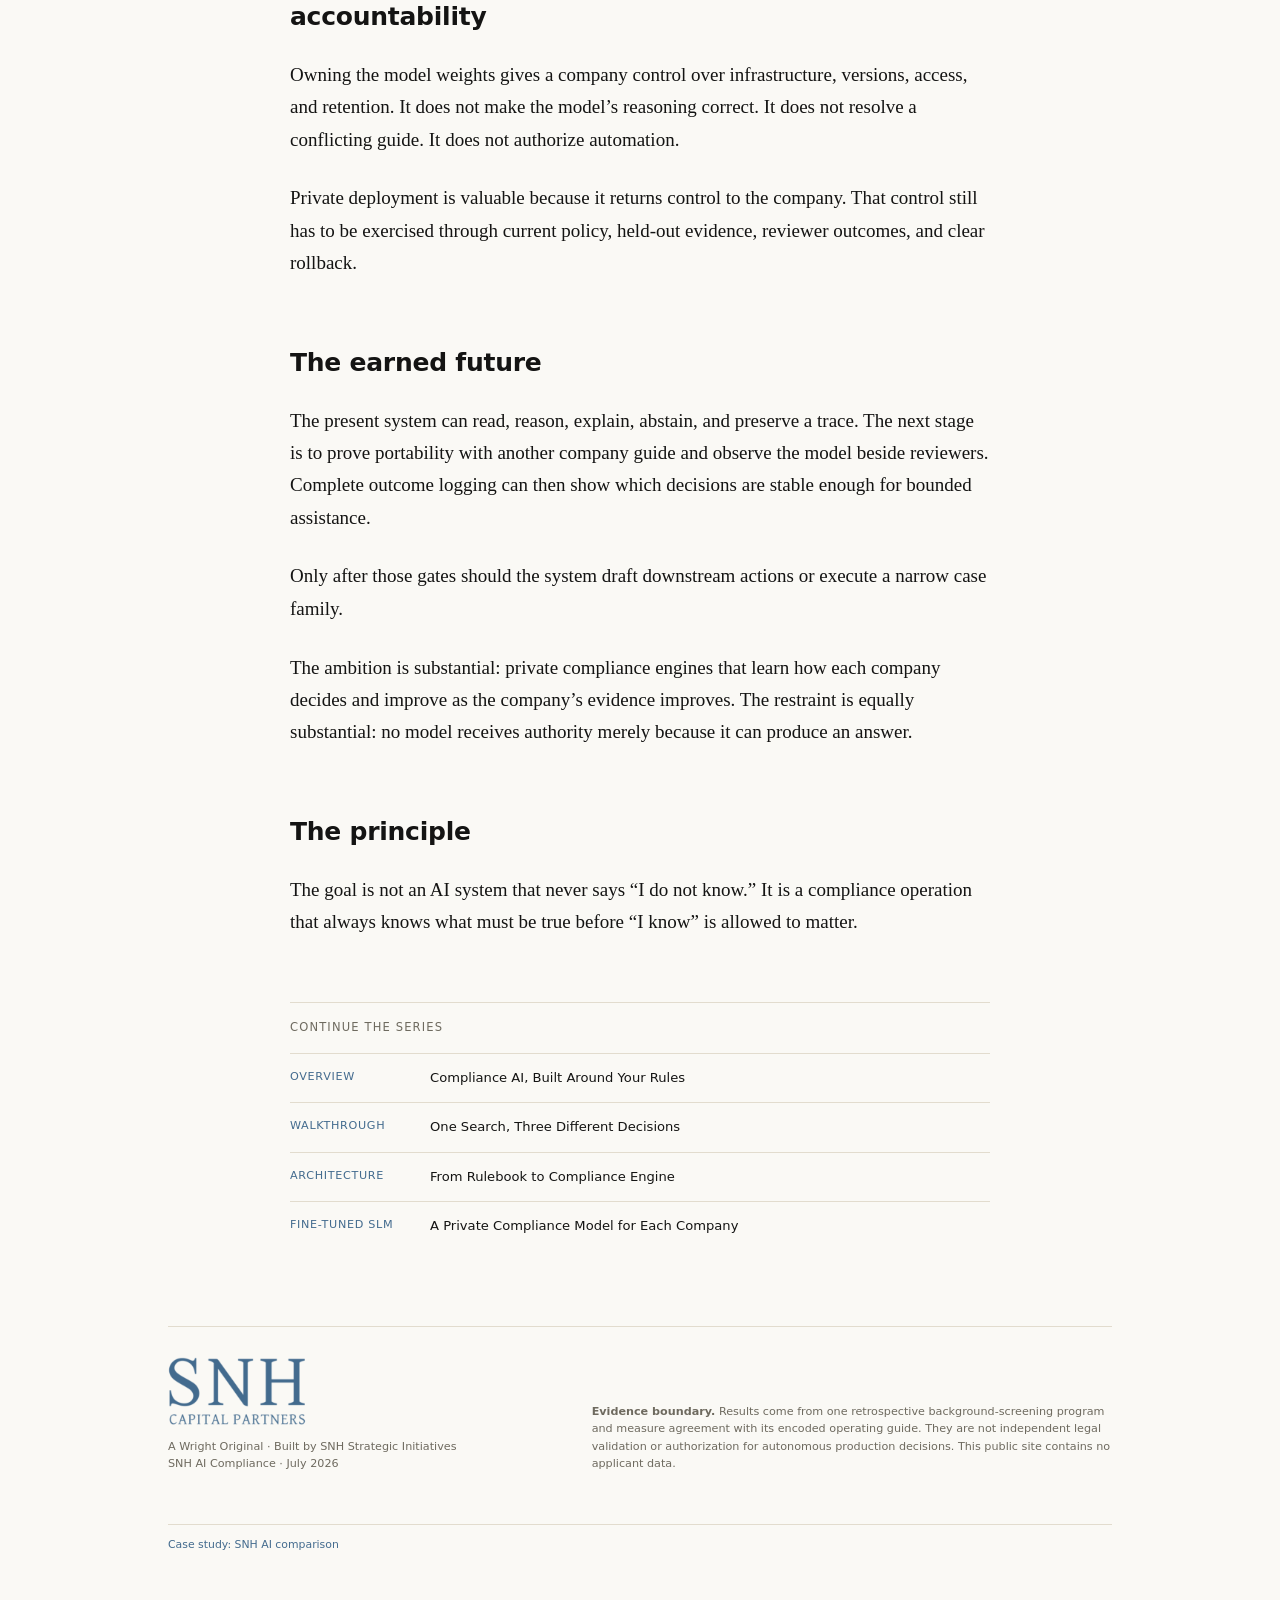
<file: philosophy.html>
<!doctype html>
<html lang="en">
<head>
  <meta charset="utf-8">
  <meta name="viewport" content="width=device-width, initial-scale=1">
  <meta name="description" content="Capability and authority are not the same thing. Every operational role must be purchased with its own evidence.">
  <meta name="robots" content="noindex, nofollow">
  <meta name="theme-color" content="#FAF9F5">
  <title>Authority Must Be Earned · SNH AI Compliance Engines</title>
  <link rel="icon" href="favicon.svg" type="image/svg+xml">
  <link rel="stylesheet" href="styles.css">
</head>
<body class="article-page philosophy-page">
  <a class="skip-link" href="#main">Skip to content</a>
  <div class="page-frame">
    <header class="site-header">
    <div class="topbar">
      <a class="site-name" href="index.html">SNH AI <span>·</span> Compliance Engines</a>
      <span class="edition">Company-specific reasoning · July 2026</span>
    </div>
    <nav id="site-nav" aria-label="Essay navigation">
      <a href="index.html">Series</a>
      <a href="executive.html">Overview</a><a href="walkthrough.html">Walkthrough</a><a href="engineering.html">Architecture</a><a href="fine-tuned.html">Fine-tuned SLM</a><a href="philosophy.html" aria-current="page">Philosophy</a>
    </nav>
  </header>
    <main id="main" class="article-main">
    <header class="article-header masthead">
      <p class="series-label">Philosophy · July 2026 · 6 min</p>
      <h1>Authority Must Be Earned</h1>
      <p class="article-dek">Capability and authority are not the same thing. Every operational role must be purchased with its own evidence.</p>
      <div class="byline"><span>SNH Strategic Initiatives</span><span>A Wright Original</span><span>Research brief · July 2026</span></div>
    </header>

    <article class="article-body article-opening"><h2 id="the-safest-compliance-model-is-not-the-one-that-always-answers-it-is-the-one-whose-authority-matches-its-evidence">The safest compliance model is not the one that always answers. It is the one whose authority matches its evidence.</h2><p>AI systems are often described by what they can generate. In compliance, the more important question is what the operation is willing to let the output do.</p>
<p>A model can write a persuasive explanation before it has earned permission to influence a case. A high aggregate score can conceal a dangerous error family. A locally hosted model can protect transport privacy while still applying the wrong policy. Capability and authority are related, but they are not the same thing.</p>
</article>

    <aside class="article-proof"><figure class="architecture-figure autonomy-figure authority-figure">
    <figcaption><strong>Authority expands one measured role at a time</strong><span>A later stage begins only when the prior stage produces enough evidence.</span></figcaption>
    <ol><li><span>1</span><b>Recommend</b><p>Organize evidence and propose</p></li><li><span>2</span><b>Learn</b><p>Capture complete reviewer outcomes</p></li><li><span>3</span><b>Assist</b><p>Handle bounded case families</p></li><li><span>4</span><b>Draft</b><p>Prepare actions without executing</p></li><li><span>5</span><b>Execute</b><p>Automate only certified lanes</p></li></ol>
  </figure></aside>
    <article class="article-body"><h2 id="restraint-makes-ambition-credible">Restraint makes ambition credible</h2><p>The architecture separates the ability to reason from the permission to act.</p>
<p>The company guide defines the policy. Evidence limits the available facts. The SLM reasons. Exact safeguards remove answers that are not permitted. The verifier tests the handoff. A person owns the unresolved judgment.</p>
<p>This is not bureaucracy placed around intelligence. It is what lets the organization use increasingly capable models without asking trust to arrive all at once.</p>
<h2 id="manual-review-is-a-successful-outcome-when-the-evidence-is-incomplete">Manual review is a successful outcome when the evidence is incomplete</h2><p>Missing dates, weak identifiers, ambiguous dispositions, conflicting source signals, and unclear company guidance are real states of the work. Forcing them into a final label does not remove the uncertainty. It hides it.</p>
<p>Manual review gives uncertainty an accountable destination. The reviewer receives the separated facts, attempted reasoning, controlling instructions, and exact issue that prevented a final decision.</p>
<p>The system has not failed because a person remains in the loop. It has succeeded if the person no longer has to reconstruct the entire problem before exercising judgment.</p>
<h2 id="every-increase-in-authority-needs-its-own-evidence">Every increase in authority needs its own evidence</h2><p>The operating ladder should remain stable across implementations:</p>
<ol>
<li><strong>Read and recommend.</strong> The engine organizes the record and produces a reviewable recommendation.</li>
<li><strong>Learn the complete decision.</strong> Human outcomes reveal where the guide, evidence, or reasoning still breaks.</li>
<li><strong>Assist the reviewer.</strong> The model handles bounded case families while people inspect every result.</li>
<li><strong>Draft and prepare.</strong> The system produces downstream language or actions without executing them.</li>
<li><strong>Execute narrowly.</strong> Only certified case families receive controlled automation, with rollback and audit intact.</li>
</ol>
<p>A later stage has no schedule-based right to begin. It begins when the earlier stage produces evidence strong enough to support it.</p>
<h2 id="a-model-should-be-able-to-reject-its-own-progress">A model should be able to reject its own progress</h2><p>An honest evaluation system must be capable of disappointing its builder.</p>
<p>Some model iterations improve one safety measure while reducing decisiveness. Others raise overall agreement while harming a rare but important class. The strongest operating choice is not always the candidate with the largest headline score.</p>
<p>Written rejection, frozen evidence, and a blocked promotion are part of the product. They keep the measuring system from changing until the result looks successful.</p>
<h2 id="private-deployment-does-not-remove-accountability">Private deployment does not remove accountability</h2><p>Owning the model weights gives a company control over infrastructure, versions, access, and retention. It does not make the model’s reasoning correct. It does not resolve a conflicting guide. It does not authorize automation.</p>
<p>Private deployment is valuable because it returns control to the company. That control still has to be exercised through current policy, held-out evidence, reviewer outcomes, and clear rollback.</p>
<h2 id="the-earned-future">The earned future</h2><p>The present system can read, reason, explain, abstain, and preserve a trace. The next stage is to prove portability with another company guide and observe the model beside reviewers. Complete outcome logging can then show which decisions are stable enough for bounded assistance.</p>
<p>Only after those gates should the system draft downstream actions or execute a narrow case family.</p>
<p>The ambition is substantial: private compliance engines that learn how each company decides and improve as the company’s evidence improves. The restraint is equally substantial: no model receives authority merely because it can produce an answer.</p>
<h2 id="the-principle">The principle</h2><p>The goal is not an AI system that never says “I do not know.” It is a compliance operation that always knows what must be true before “I know” is allowed to matter.</p>
</article>
    <nav class="next-reading" aria-label="More essays">
      <p>Continue the series</p>
      <a href="executive.html"><span>Overview</span>Compliance AI, Built Around Your Rules</a><a href="walkthrough.html"><span>Walkthrough</span>One Search, Three Different Decisions</a><a href="engineering.html"><span>Architecture</span>From Rulebook to Compliance Engine</a><a href="fine-tuned.html"><span>Fine-tuned SLM</span>A Private Compliance Model for Each Company</a>
    </nav>
  </main>
    <footer class="site-footer" id="evidence-note">
    <div class="footer-mark">
      <img src="snh-logo.svg" alt="SNH Capital Partners">
      <p>A Wright Original · Built by SNH Strategic Initiatives<br>SNH AI Compliance · July 2026</p>
    </div>
    <p class="evidence-boundary"><strong>Evidence boundary.</strong> Results come from one retrospective background-screening program and measure agreement with its encoded operating guide. They are not independent legal validation or authorization for autonomous production decisions. This public site contains no applicant data.</p>
    <a class="supporting-comparison" href="comparison.html">Case study: SNH AI comparison</a>
  </footer>
  </div>
  <script src="site.js"></script>
</body>
</html>
</file>
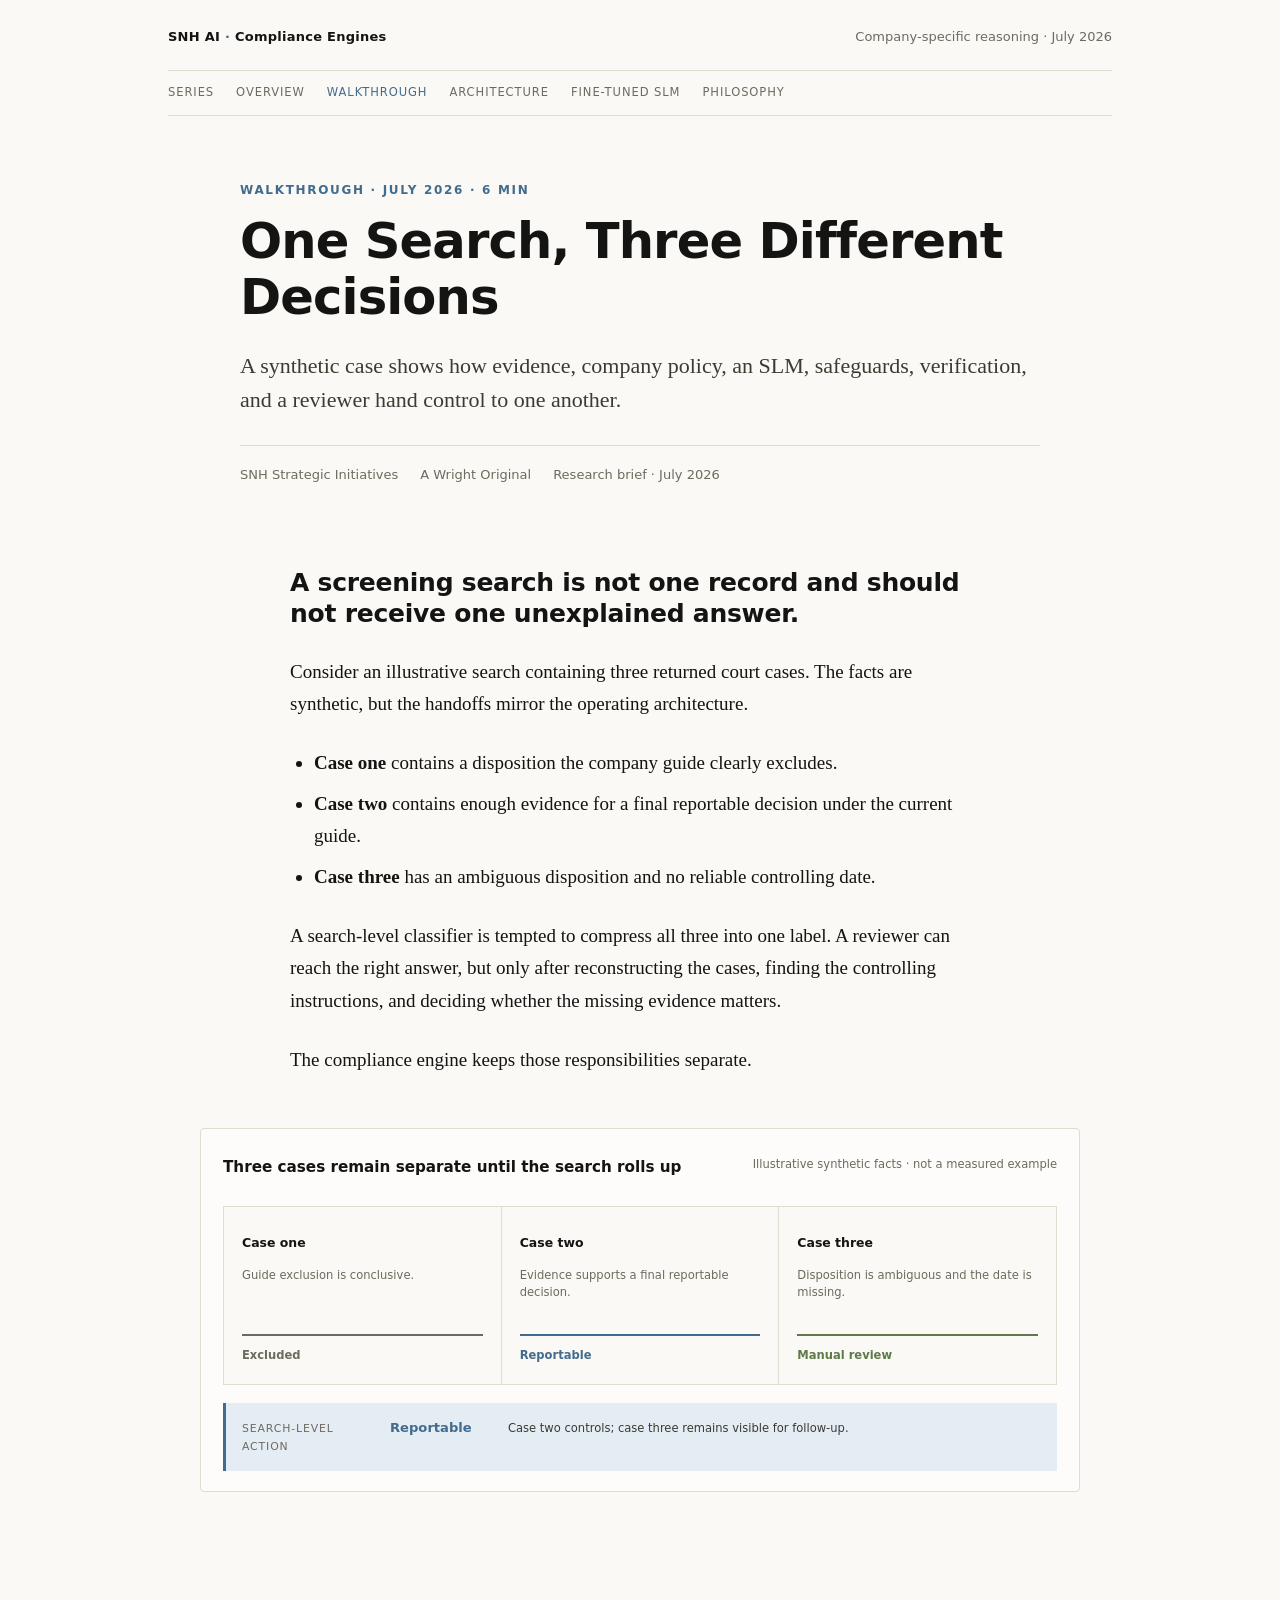
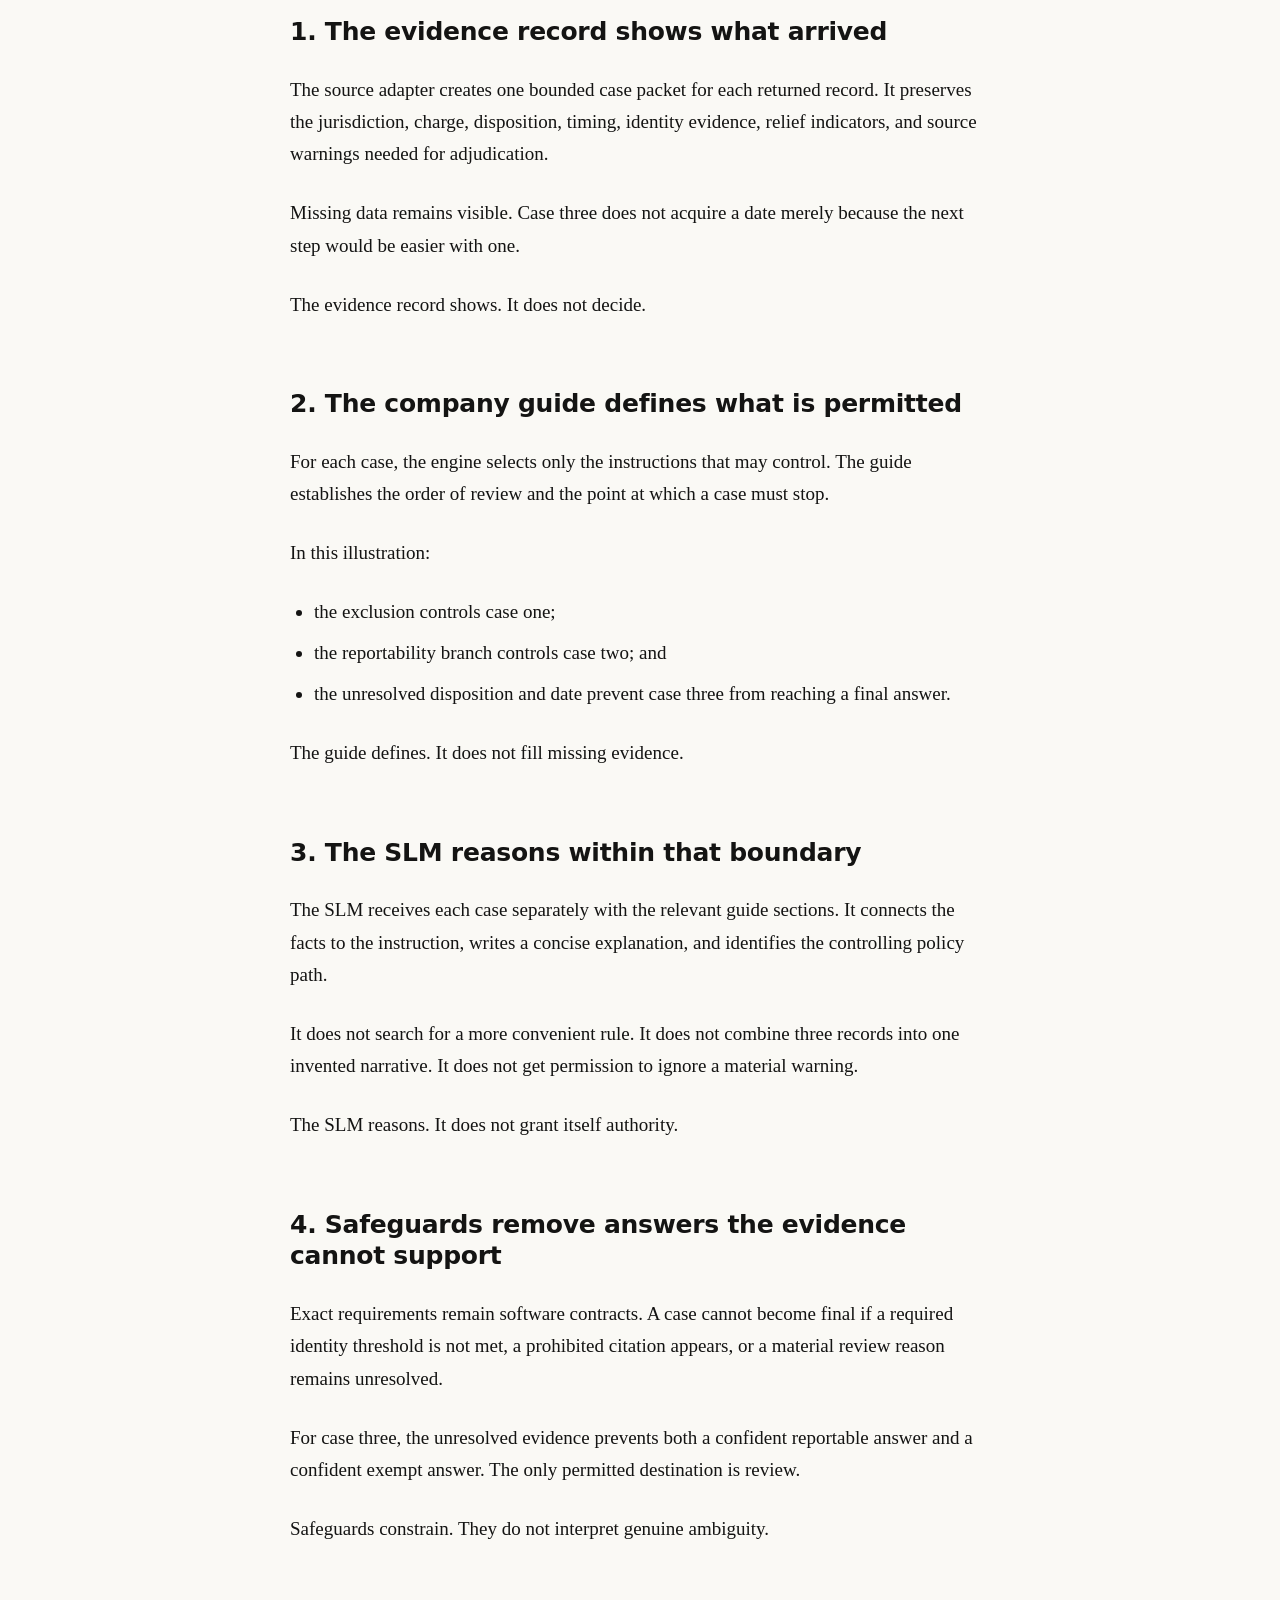
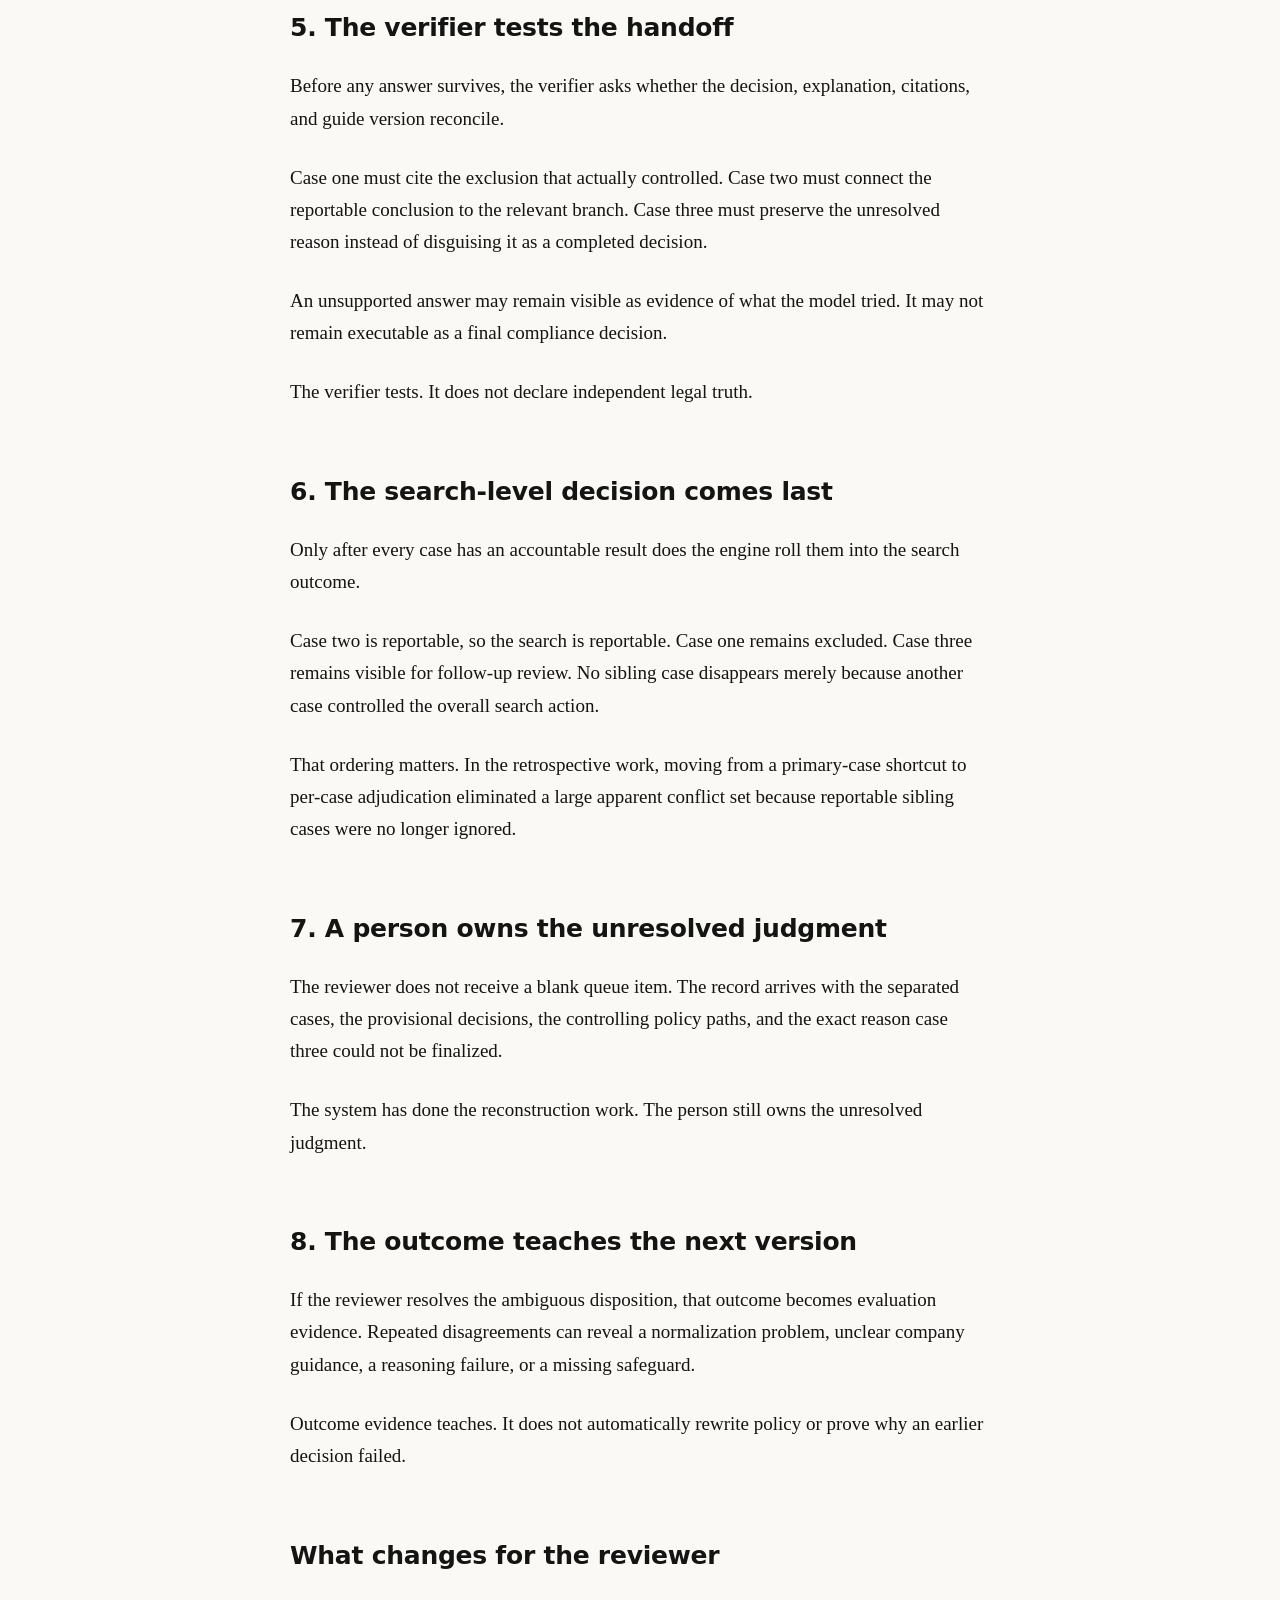
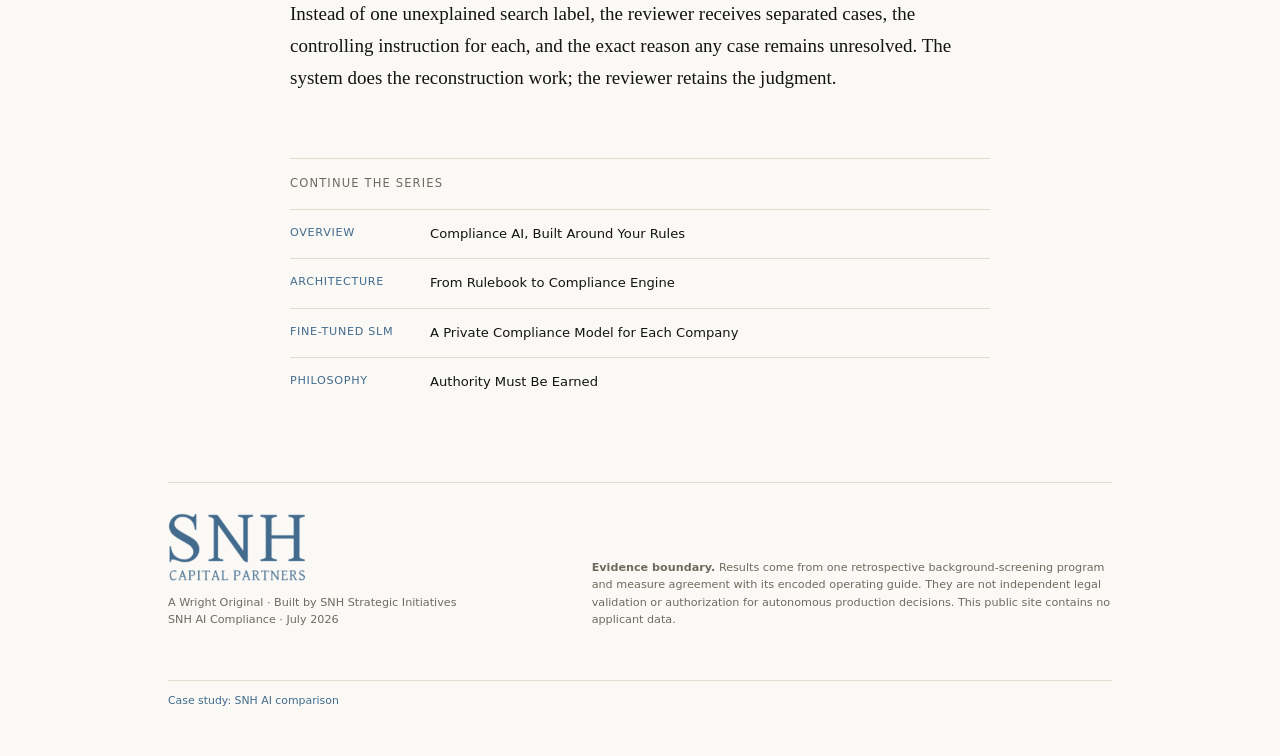
<file: walkthrough.html>
<!doctype html>
<html lang="en">
<head>
  <meta charset="utf-8">
  <meta name="viewport" content="width=device-width, initial-scale=1">
  <meta name="description" content="A synthetic case shows how evidence, company policy, an SLM, safeguards, verification, and a reviewer hand control to one another.">
  <meta name="robots" content="noindex, nofollow">
  <meta name="theme-color" content="#FAF9F5">
  <title>One Search, Three Different Decisions · SNH AI Compliance Engines</title>
  <link rel="icon" href="favicon.svg" type="image/svg+xml">
  <link rel="stylesheet" href="styles.css">
</head>
<body class="article-page walkthrough-page">
  <a class="skip-link" href="#main">Skip to content</a>
  <div class="page-frame">
    <header class="site-header">
    <div class="topbar">
      <a class="site-name" href="index.html">SNH AI <span>·</span> Compliance Engines</a>
      <span class="edition">Company-specific reasoning · July 2026</span>
    </div>
    <nav id="site-nav" aria-label="Essay navigation">
      <a href="index.html">Series</a>
      <a href="executive.html">Overview</a><a href="walkthrough.html" aria-current="page">Walkthrough</a><a href="engineering.html">Architecture</a><a href="fine-tuned.html">Fine-tuned SLM</a><a href="philosophy.html">Philosophy</a>
    </nav>
  </header>
    <main id="main" class="article-main">
    <header class="article-header masthead">
      <p class="series-label">Walkthrough · July 2026 · 6 min</p>
      <h1>One Search, Three Different Decisions</h1>
      <p class="article-dek">A synthetic case shows how evidence, company policy, an SLM, safeguards, verification, and a reviewer hand control to one another.</p>
      <div class="byline"><span>SNH Strategic Initiatives</span><span>A Wright Original</span><span>Research brief · July 2026</span></div>
    </header>

    <article class="article-body article-opening"><h2 id="a-screening-search-is-not-one-record-and-should-not-receive-one-unexplained-answer">A screening search is not one record and should not receive one unexplained answer.</h2><p>Consider an illustrative search containing three returned court cases. The facts are synthetic, but the handoffs mirror the operating architecture.</p>
<ul>
<li><strong>Case one</strong> contains a disposition the company guide clearly excludes.</li>
<li><strong>Case two</strong> contains enough evidence for a final reportable decision under the current guide.</li>
<li><strong>Case three</strong> has an ambiguous disposition and no reliable controlling date.</li>
</ul>
<p>A search-level classifier is tempted to compress all three into one label. A reviewer can reach the right answer, but only after reconstructing the cases, finding the controlling instructions, and deciding whether the missing evidence matters.</p>
<p>The compliance engine keeps those responsibilities separate.</p>
</article>

    <aside class="article-proof"><figure class="architecture-figure case-figure">
    <figcaption><strong>Three cases remain separate until the search rolls up</strong><span>Illustrative synthetic facts · not a measured example</span></figcaption>
    <div class="case-grid">
      <section><b>Case one</b><p>Guide exclusion is conclusive.</p><strong class="case-outcome exempt">Excluded</strong></section>
      <section><b>Case two</b><p>Evidence supports a final reportable decision.</p><strong class="case-outcome disclose">Reportable</strong></section>
      <section><b>Case three</b><p>Disposition is ambiguous and the date is missing.</p><strong class="case-outcome review">Manual review</strong></section>
    </div>
    <div class="case-rollup"><span>Search-level action</span><b>Reportable</b><p>Case two controls; case three remains visible for follow-up.</p></div>
  </figure></aside>
    <article class="article-body"><h2 id="1-the-evidence-record-shows-what-arrived">1. The evidence record shows what arrived</h2><p>The source adapter creates one bounded case packet for each returned record. It preserves the jurisdiction, charge, disposition, timing, identity evidence, relief indicators, and source warnings needed for adjudication.</p>
<p>Missing data remains visible. Case three does not acquire a date merely because the next step would be easier with one.</p>
<p>The evidence record shows. It does not decide.</p>
<h2 id="2-the-company-guide-defines-what-is-permitted">2. The company guide defines what is permitted</h2><p>For each case, the engine selects only the instructions that may control. The guide establishes the order of review and the point at which a case must stop.</p>
<p>In this illustration:</p>
<ul>
<li>the exclusion controls case one;</li>
<li>the reportability branch controls case two; and</li>
<li>the unresolved disposition and date prevent case three from reaching a final answer.</li>
</ul>
<p>The guide defines. It does not fill missing evidence.</p>
<h2 id="3-the-slm-reasons-within-that-boundary">3. The SLM reasons within that boundary</h2><p>The SLM receives each case separately with the relevant guide sections. It connects the facts to the instruction, writes a concise explanation, and identifies the controlling policy path.</p>
<p>It does not search for a more convenient rule. It does not combine three records into one invented narrative. It does not get permission to ignore a material warning.</p>
<p>The SLM reasons. It does not grant itself authority.</p>
<h2 id="4-safeguards-remove-answers-the-evidence-cannot-support">4. Safeguards remove answers the evidence cannot support</h2><p>Exact requirements remain software contracts. A case cannot become final if a required identity threshold is not met, a prohibited citation appears, or a material review reason remains unresolved.</p>
<p>For case three, the unresolved evidence prevents both a confident reportable answer and a confident exempt answer. The only permitted destination is review.</p>
<p>Safeguards constrain. They do not interpret genuine ambiguity.</p>
<h2 id="5-the-verifier-tests-the-handoff">5. The verifier tests the handoff</h2><p>Before any answer survives, the verifier asks whether the decision, explanation, citations, and guide version reconcile.</p>
<p>Case one must cite the exclusion that actually controlled. Case two must connect the reportable conclusion to the relevant branch. Case three must preserve the unresolved reason instead of disguising it as a completed decision.</p>
<p>An unsupported answer may remain visible as evidence of what the model tried. It may not remain executable as a final compliance decision.</p>
<p>The verifier tests. It does not declare independent legal truth.</p>
<h2 id="6-the-search-level-decision-comes-last">6. The search-level decision comes last</h2><p>Only after every case has an accountable result does the engine roll them into the search outcome.</p>
<p>Case two is reportable, so the search is reportable. Case one remains excluded. Case three remains visible for follow-up review. No sibling case disappears merely because another case controlled the overall search action.</p>
<p>That ordering matters. In the retrospective work, moving from a primary-case shortcut to per-case adjudication eliminated a large apparent conflict set because reportable sibling cases were no longer ignored.</p>
<h2 id="7-a-person-owns-the-unresolved-judgment">7. A person owns the unresolved judgment</h2><p>The reviewer does not receive a blank queue item. The record arrives with the separated cases, the provisional decisions, the controlling policy paths, and the exact reason case three could not be finalized.</p>
<p>The system has done the reconstruction work. The person still owns the unresolved judgment.</p>
<h2 id="8-the-outcome-teaches-the-next-version">8. The outcome teaches the next version</h2><p>If the reviewer resolves the ambiguous disposition, that outcome becomes evaluation evidence. Repeated disagreements can reveal a normalization problem, unclear company guidance, a reasoning failure, or a missing safeguard.</p>
<p>Outcome evidence teaches. It does not automatically rewrite policy or prove why an earlier decision failed.</p>
<h2 id="what-changes-for-the-reviewer">What changes for the reviewer</h2><p>Instead of one unexplained search label, the reviewer receives separated cases, the controlling instruction for each, and the exact reason any case remains unresolved. The system does the reconstruction work; the reviewer retains the judgment.</p>
</article>
    <nav class="next-reading" aria-label="More essays">
      <p>Continue the series</p>
      <a href="executive.html"><span>Overview</span>Compliance AI, Built Around Your Rules</a><a href="engineering.html"><span>Architecture</span>From Rulebook to Compliance Engine</a><a href="fine-tuned.html"><span>Fine-tuned SLM</span>A Private Compliance Model for Each Company</a><a href="philosophy.html"><span>Philosophy</span>Authority Must Be Earned</a>
    </nav>
  </main>
    <footer class="site-footer" id="evidence-note">
    <div class="footer-mark">
      <img src="snh-logo.svg" alt="SNH Capital Partners">
      <p>A Wright Original · Built by SNH Strategic Initiatives<br>SNH AI Compliance · July 2026</p>
    </div>
    <p class="evidence-boundary"><strong>Evidence boundary.</strong> Results come from one retrospective background-screening program and measure agreement with its encoded operating guide. They are not independent legal validation or authorization for autonomous production decisions. This public site contains no applicant data.</p>
    <a class="supporting-comparison" href="comparison.html">Case study: SNH AI comparison</a>
  </footer>
  </div>
  <script src="site.js"></script>
</body>
</html>
</file>
<file: styles.css>
:root {
  --ivory: #FAF9F5;
  --oat: #F0EEE6;
  --oat-deep: #E9E4D6;
  --hairline: #E2DCCE;
  --ink: #141413;
  --warm: #6E6A5F;
  --warm-light: #8A8578;
  --clay: #436B8E;
  --clay-soft: #6B93B5;
  --clay-tint: #E4EDF4;
  --moss: #5F7A4A;
  --moss-tint: #EAEFE2;
  --rust: #2C4A66;
  --sans: "Styrene A", "Neue Haas Grotesk Text", "Avenir Next", "Segoe UI", system-ui, -apple-system, sans-serif;
  --serif: "Tiempos Text", "Iowan Old Style", Georgia, "Times New Roman", serif;
  --mono: "Berkeley Mono", "Cascadia Code", Consolas, "SF Mono", monospace;
}

* { box-sizing: border-box; }
html { scroll-behavior: smooth; }
body {
  margin: 0;
  background: var(--ivory);
  color: var(--ink);
  font-family: var(--serif);
  font-size: 1.1875rem;
  line-height: 1.7;
  -webkit-font-smoothing: antialiased;
  text-rendering: optimizeLegibility;
}
a { color: var(--clay); text-decoration-thickness: 1px; text-underline-offset: 3px; }
a:hover { color: var(--rust); }
img { display: block; max-width: 100%; }
.skip-link { position: fixed; left: 16px; top: -60px; z-index: 20; background: var(--ink); color: white; padding: 8px 12px; font-family: var(--sans); font-size: .8rem; }
.skip-link:focus { top: 16px; }
.page-frame { max-width: 1000px; margin: 0 auto; padding: 0 28px; }

.site-header { font-family: var(--sans); }
.topbar { display: flex; justify-content: space-between; align-items: baseline; gap: 16px; padding: 26px 0 22px; border-bottom: 1px solid var(--hairline); font-size: .8125rem; color: var(--warm); }
.site-name { color: var(--ink); font-weight: 600; letter-spacing: .02em; text-decoration: none; }
.site-name span { color: var(--clay); }
.edition { text-align: right; }
.site-header nav { display: flex; flex-wrap: wrap; gap: 0 22px; padding: 12px 0; border-bottom: 1px solid var(--hairline); font-size: .72rem; text-transform: uppercase; letter-spacing: .08em; }
.site-header nav a { color: var(--warm); text-decoration: none; }
.site-header nav a:hover, .site-header nav a[aria-current="page"] { color: var(--clay); }

.masthead { max-width: 800px; margin: 0 auto; padding: 64px 0 8px; }
.series-label, .essay-type, .evidence-spine > p { margin: 0 0 14px; color: var(--clay); font-family: var(--sans); font-size: .75rem; font-weight: 600; text-transform: uppercase; letter-spacing: .14em; }
h1, h2, h3 { font-family: var(--sans); }
.home-intro h1, .article-header h1 { margin: 0; font-size: clamp(2.1rem, 5vw, 3.1rem); font-weight: 600; line-height: 1.12; letter-spacing: -.018em; }
.intro-dek, .article-dek { margin: 24px 0 0; color: #3E3A31; font-size: 1.375rem; line-height: 1.55; }
.byline { display: flex; flex-wrap: wrap; gap: 22px; margin-top: 28px; padding-top: 18px; border-top: 1px solid var(--hairline); color: var(--warm); font-family: var(--sans); font-size: .8125rem; }

.home-intro { max-width: 840px; padding-bottom: 44px; }
.evidence-spine { margin-top: 42px; padding: 22px; background: #FDFCFA; border: 1px solid var(--hairline); border-radius: 4px; }
.evidence-spine ol { display: grid; grid-template-columns: repeat(4, 1fr); gap: 18px; margin: 0; padding: 0; list-style: none; }
.evidence-spine li { padding-top: 12px; border-top: 2px solid var(--clay); }
.evidence-spine b { display: block; color: var(--clay); font-family: var(--sans); font-size: .72rem; }
.evidence-spine span { display: block; margin-top: 3px; font-family: var(--sans); font-size: .88rem; font-weight: 600; line-height: 1.25; }
.evidence-spine small { display: block; margin-top: 6px; color: var(--warm); font-family: var(--sans); font-size: .72rem; line-height: 1.35; }

.panel, .data-figure, .architecture-figure { background: #FDFCFA; border: 1px solid var(--hairline); border-radius: 4px; }
.featured-story { display: grid; grid-template-columns: .9fr 1.1fr; max-width: 840px; margin: 36px auto 0; border-left: 3px solid var(--clay); }
.featured-copy { padding: 28px 30px; border-right: 1px solid var(--hairline); }
.featured-copy h2 { margin: 14px 0 13px; font-size: 1.7rem; font-weight: 600; line-height: 1.2; letter-spacing: -.012em; }
.featured-copy > p:not(.series-label) { margin: 0; color: #3E3A31; font-size: 1rem; line-height: 1.55; }
.featured-visual { padding: 25px 28px; }
.home-handoff { max-width: 840px; margin: 38px auto 0; padding: 25px 28px; background: #FDFCFA; border: 1px solid var(--hairline); border-left: 3px solid var(--clay); border-radius: 4px; }
.read-link { display: inline-flex; gap: 14px; align-items: center; margin-top: 20px; color: var(--clay); font-family: var(--sans); font-size: .82rem; font-weight: 600; text-decoration: none; }

.essay-index { max-width: 840px; margin: 38px auto 0; border-top: 1px solid var(--hairline); }
.essay-index article { display: grid; grid-template-columns: 42px 120px minmax(240px, 1fr) 52px; gap: 18px; align-items: center; padding: 22px 0; border-bottom: 1px solid var(--hairline); }
.essay-index article img { width: 100%; height: 88px; object-fit: cover; filter: grayscale(1); opacity: .82; border: 1px solid var(--hairline); }
.essay-index h2 { margin: 0 0 5px; font-size: 1.08rem; font-weight: 600; line-height: 1.3; }
.essay-index h2 a { color: var(--ink); text-decoration: none; }
.essay-index p { margin: 0; color: var(--warm); font-family: var(--sans); font-size: .76rem; line-height: 1.45; }
.essay-number { color: var(--clay); font-family: var(--sans); font-size: .82rem; }
.essay-index .essay-type, .essay-index .read-link { margin: 0; }

.article-header { text-align: left; }
.hero-art { max-width: 880px; margin: 44px auto 0; padding: 20px; background: var(--oat); border: 1px solid var(--hairline); border-radius: 4px; }
.hero-art img { width: 100%; aspect-ratio: 16 / 9; object-fit: cover; filter: grayscale(.82) sepia(.12); opacity: .93; }
.article-proof { max-width: 880px; margin: 52px auto; }
.article-body { max-width: 700px; margin: 0 auto; padding-top: 5px; }
.executive-summary { padding-top: 30px; }
.executive-summary h2 { margin-top: 0; }
.article-body > * + * { margin-block-start: 1.4em; }
.article-body h2 { margin-block-start: 2.7em; font-size: 1.5625rem; font-weight: 600; line-height: 1.25; letter-spacing: -.01em; }
.article-body h3 { margin-block-start: 2em; font-size: 1.15rem; font-weight: 600; line-height: 1.3; }
.article-body p { margin-bottom: 0; }
.article-body ul, .article-body ol { padding-left: 24px; }
.article-body li { margin-bottom: .45em; }
.article-body blockquote { margin: 44px 0; padding: 6px 0 6px 22px; border-left: 3px solid var(--clay); color: #3E3A31; font-size: 1.24rem; line-height: 1.5; }
.article-body pre { overflow-x: auto; padding: 20px; background: var(--ink); color: var(--ivory); border-radius: 4px; font-size: .78rem; }
.article-body code { font-family: var(--mono); font-size: .86em; }
.article-body :not(pre) > code { padding: 2px 5px; background: var(--oat); }
.article-body table { width: calc(100% + 140px); margin: 34px -70px; border-collapse: collapse; font-family: var(--sans); font-size: .78rem; line-height: 1.45; }
.article-body th, .article-body td { padding: 12px 14px; border-bottom: 1px solid var(--hairline); text-align: left; vertical-align: top; }
.article-body th { background: var(--oat); font-weight: 600; }

.data-figure, .architecture-figure { margin: 0; padding: 26px 22px 20px; }
.architecture-figure + .architecture-figure { margin-top: 28px; }
.data-figure figcaption, .architecture-figure figcaption { display: flex; justify-content: space-between; gap: 24px; margin-bottom: 25px; font-family: var(--sans); }
.data-figure figcaption strong, .architecture-figure figcaption strong { font-size: .95rem; font-weight: 600; }
.data-figure figcaption span, .architecture-figure figcaption span { color: var(--warm); font-size: .72rem; }
.bar-row { display: grid; grid-template-columns: 140px 1fr 42px 52px; gap: 12px; align-items: center; margin: 13px 0; font-family: var(--sans); font-size: .78rem; }
.bar-row > span { font-weight: 600; }
.bar-track { height: 15px; background: var(--oat-deep); }
.bar { display: block; width: calc(var(--value) * 1%); height: 100%; background: var(--moss); }
.bar.snh { background: var(--clay); }
.bar.model-b { background: var(--ink); }
.bar-row b { font-family: var(--mono); font-weight: 500; }
.bar-row em { color: var(--warm); font-family: var(--mono); font-size: .7rem; font-style: normal; }
.figure-note { margin: 16px 0 0; color: var(--warm); font-family: var(--sans); font-size: .7rem; }
.recall-figure.compact { padding: 0; background: transparent; border: 0; }
.recall-figure.compact .bar-row { grid-template-columns: 105px 1fr 36px 44px; }
.results-figure + .architecture-figure { margin-top: 28px; }
.result-grid { display: grid; grid-template-columns: repeat(4, 1fr); gap: 1px; background: var(--hairline); border: 1px solid var(--hairline); }
.result-grid > div { min-height: 112px; padding: 18px 14px; background: var(--ivory); }
.result-grid b { display: block; color: var(--clay); font-family: var(--sans); font-size: 1.45rem; font-weight: 600; letter-spacing: -.02em; }
.result-grid span { display: block; margin-top: 6px; color: var(--warm); font-family: var(--sans); font-size: .68rem; line-height: 1.35; }
.results-figure.compact { padding: 0; background: transparent; border: 0; }
.results-figure.compact figcaption { margin-bottom: 16px; }
.results-figure.compact .result-grid { grid-template-columns: 1fr 1fr; }
.results-figure.compact .result-grid > div { min-height: 86px; padding: 13px 11px; }
.results-figure.compact .result-grid b { font-size: 1.15rem; }

.architecture-columns { display: grid; grid-template-columns: 1fr 58px 1fr; gap: 20px; align-items: center; }
.architecture-columns h3 { margin: 0 0 16px; font-size: .88rem; font-weight: 600; }
.architecture-columns ol { margin: 0; padding: 0; list-style: none; }
.stacked-rules li { margin-bottom: -1px; padding: 10px 12px; border: 1px solid var(--hairline); font-family: var(--sans); font-size: .74rem; }
.stacked-rules .risk { color: var(--clay); border-color: var(--clay); }
.governed-flow { display: flex; flex-wrap: wrap; gap: 8px; }
.governed-flow li { padding: 8px 11px; background: var(--clay-tint); border-left: 3px solid var(--clay); font-family: var(--sans); font-size: .74rem; }
.versus { color: var(--warm); font-family: var(--mono); font-size: .65rem; text-align: center; }
.flow-line { display: grid; grid-template-columns: repeat(6, 1fr); }
.flow-line div { position: relative; min-height: 82px; padding: 26px 22px 0 0; border-top: 1px solid var(--ink); }
.flow-line div::before { content: ""; position: absolute; top: -5px; left: 0; width: 9px; height: 9px; background: var(--clay); border: 1px solid var(--ink); }
.flow-line div:not(:last-child)::after { content: "→"; position: absolute; top: 21px; right: 7px; color: var(--clay); font-family: var(--mono); font-size: .78rem; }
.flow-line b, .flow-line span { display: block; font-family: var(--sans); }
.flow-line b { font-size: .76rem; }
.flow-line span { color: var(--warm); font-size: .66rem; }
.learning-loop { display: flex; flex-wrap: wrap; gap: 9px; align-items: center; margin-top: 8px; color: var(--warm); font-family: var(--sans); font-size: .66rem; }
.learning-loop b { color: var(--ink); font-weight: 600; }
.manual-branch { margin: 12px 0 0; padding: 10px 14px; background: var(--clay-tint); border-left: 3px solid var(--clay); font-family: var(--sans); font-size: .75rem; }
.flow-figure.compact { padding: 0; background: transparent; border: 0; }
.flow-figure.compact figcaption { margin-bottom: 18px; }
.flow-figure.compact .flow-line div { min-height: 66px; }
.case-grid { display: grid; grid-template-columns: repeat(3, 1fr); gap: 1px; background: var(--hairline); border: 1px solid var(--hairline); }
.case-grid section { min-height: 150px; padding: 18px; background: var(--ivory); }
.case-grid section > b { font-family: var(--sans); font-size: .78rem; }
.case-grid section p { min-height: 52px; margin: 10px 0 15px; color: var(--warm); font-family: var(--sans); font-size: .72rem; line-height: 1.45; }
.case-outcome { display: block; padding-top: 10px; border-top: 2px solid var(--clay); color: var(--clay); font-family: var(--sans); font-size: .72rem; }
.case-outcome.exempt { border-color: var(--warm); color: var(--warm); }
.case-outcome.review { border-color: var(--moss); color: var(--moss); }
.case-rollup { display: grid; grid-template-columns: 130px 100px 1fr; gap: 18px; align-items: baseline; margin-top: 18px; padding: 14px 16px; background: var(--clay-tint); border-left: 3px solid var(--clay); font-family: var(--sans); }
.case-rollup span { color: var(--warm); font-size: .68rem; text-transform: uppercase; letter-spacing: .08em; }
.case-rollup b { color: var(--clay); font-size: .82rem; }
.case-rollup p { margin: 0; color: #3E3A31; font-size: .72rem; }
.layers { border: 1px solid var(--hairline); }
.layer { display: grid; grid-template-columns: 190px 1fr; gap: 24px; padding: 14px 18px; border-bottom: 1px solid var(--hairline); font-family: var(--sans); }
.layer:last-child { border-bottom: 0; }
.layer b { font-size: .78rem; }
.layer span { color: var(--warm); font-family: var(--mono); font-size: .68rem; }
.model-layer { margin: 7px; background: var(--clay-tint); border: 2px solid var(--clay); }
.autonomy-figure ol { display: grid; grid-template-columns: repeat(auto-fit, minmax(105px, 1fr)); margin: 0; padding: 0; list-style: none; }
.autonomy-figure li { position: relative; min-height: 140px; padding: 34px 14px 10px 0; border-top: 1px solid var(--ink); }
.autonomy-figure li::before { content: ""; position: absolute; top: -5px; left: 0; width: 9px; height: 9px; background: var(--clay); border: 1px solid var(--ink); }
.autonomy-figure li > span { position: absolute; top: 9px; color: var(--clay); font-family: var(--mono); font-size: .62rem; }
.autonomy-figure b { font-family: var(--sans); font-size: .8rem; }
.autonomy-figure p { margin: 6px 0 0; color: var(--warm); font-family: var(--sans); font-size: .68rem; line-height: 1.4; }

.next-reading { max-width: 700px; margin: 64px auto 0; border-top: 1px solid var(--hairline); }
.next-reading > p { margin: 15px 0; color: var(--warm); font-family: var(--sans); font-size: .72rem; text-transform: uppercase; letter-spacing: .1em; }
.next-reading a { display: grid; grid-template-columns: 120px 1fr; gap: 20px; padding: 13px 0; border-top: 1px solid var(--hairline); color: var(--ink); font-family: var(--sans); font-size: .82rem; text-decoration: none; }
.next-reading a span { color: var(--clay); font-size: .7rem; text-transform: uppercase; letter-spacing: .06em; }
.site-footer { display: grid; grid-template-columns: 1fr 1.4fr; gap: 52px; align-items: end; margin-top: 76px; padding: 30px 0 46px; border-top: 1px solid var(--hairline); color: var(--warm); font-family: var(--sans); font-size: .7rem; line-height: 1.55; }
.site-footer p { margin: 0; }
.footer-mark img { width: 138px; height: auto; margin-bottom: 12px; }
.evidence-boundary { max-width: 540px; justify-self: end; }
.supporting-comparison { grid-column: 1 / -1; padding-top: 12px; border-top: 1px solid var(--hairline); font-size: .68rem; text-decoration: none; }
:focus-visible { outline: 2px solid var(--clay); outline-offset: 4px; }

@media (max-width: 760px) {
  body { font-size: 1.05rem; }
  .page-frame { padding: 0 20px; }
  .topbar { display: block; padding: 20px 0 16px; }
  .edition { display: block; margin-top: 4px; text-align: left; }
  .site-header nav { gap: 8px 16px; }
  .masthead { padding-top: 44px; }
  .intro-dek, .article-dek { font-size: 1.15rem; }
  .evidence-spine ol { grid-template-columns: 1fr 1fr; }
  .featured-story { grid-template-columns: 1fr; }
  .featured-copy { border-right: 0; border-bottom: 1px solid var(--hairline); }
  .home-handoff { padding: 22px; }
  .essay-index article { grid-template-columns: 34px 1fr 42px; gap: 12px; }
  .essay-index .essay-type, .essay-index article img, .essay-index article > div p { display: none; }
  .hero-art { margin-top: 30px; padding: 10px; }
  .article-proof { margin: 34px auto; }
  .article-body table { width: 100%; margin-left: 0; margin-right: 0; }
  .data-figure figcaption, .architecture-figure figcaption { display: block; }
  .data-figure figcaption span, .architecture-figure figcaption span { display: block; margin-top: 3px; }
  .bar-row, .recall-figure.compact .bar-row { grid-template-columns: 95px 1fr 34px; gap: 7px; }
  .bar-row em { display: none; }
  .architecture-columns { grid-template-columns: 1fr; }
  .versus { text-align: left; }
  .flow-line, .flow-figure.compact .flow-line { grid-template-columns: 1fr; }
  .flow-line div { min-height: 62px; padding: 18px 0 14px 26px; border-top: 0; border-left: 1px solid var(--ink); }
  .flow-line div::before { top: 4px; left: -5px; }
  .flow-line div:not(:last-child)::after { content: "↓"; top: auto; right: auto; bottom: -3px; left: 19px; }
  .layer { grid-template-columns: 1fr; gap: 2px; }
  .autonomy-figure ol { grid-template-columns: 1fr; }
  .autonomy-figure li { min-height: 94px; }
  .result-grid { grid-template-columns: 1fr 1fr; }
  .case-grid { grid-template-columns: 1fr; }
  .case-grid section { min-height: auto; }
  .case-grid section p { min-height: auto; }
  .case-rollup { grid-template-columns: 1fr; gap: 4px; }
  .site-footer { grid-template-columns: 1fr; gap: 24px; }
  .evidence-boundary { justify-self: start; }
}

@media (prefers-reduced-motion: reduce) { html { scroll-behavior: auto; } }
</file>
